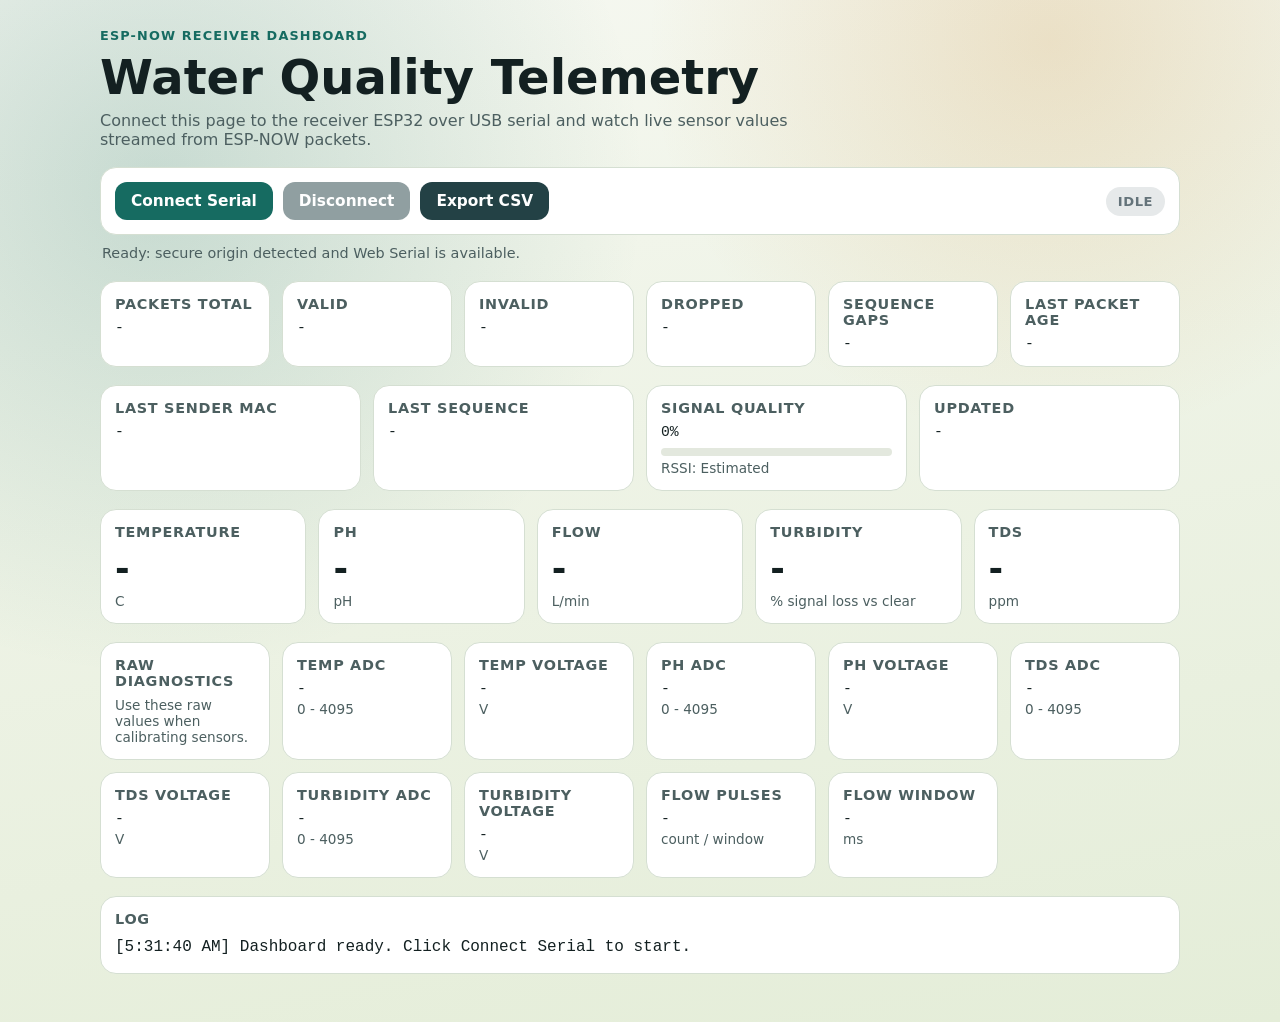
<file: web/index.html>
<!doctype html>
<html lang="en">
  <head>
    <meta charset="UTF-8" />
    <meta name="viewport" content="width=device-width, initial-scale=1.0" />
    <title>Water Telemetry Receiver</title>
    <!-- No external font fetch: this dashboard must work with no network at all. -->
    <link rel="stylesheet" href="styles.css" />
  </head>
  <body>
    <main class="page">
      <section class="hero">
        <p class="eyebrow">ESP-NOW Receiver Dashboard</p>
        <h1>Water Quality Telemetry</h1>
        <p class="subhead">
          Connect this page to the receiver ESP32 over USB serial and watch live sensor
          values streamed from ESP-NOW packets.
        </p>
      </section>

      <section class="control-panel">
        <button id="connectButton" class="button">Connect Serial</button>
        <button id="disconnectButton" class="button button-secondary" disabled>
          Disconnect
        </button>
        <button id="exportButton" class="button button-secondary">Export CSV</button>
        <div id="statusPill" class="status status-idle">Idle</div>
      </section>

      <p id="envHint" class="env-hint" aria-live="polite"></p>

      <section class="meta-grid stats-strip">
        <article class="meta-card">
          <h2>Packets Total</h2>
          <p id="statTotal" class="mono">-</p>
        </article>
        <article class="meta-card">
          <h2>Valid</h2>
          <p id="statValid" class="mono">-</p>
        </article>
        <article class="meta-card">
          <h2>Invalid</h2>
          <p id="statInvalid" class="mono">-</p>
        </article>
        <article class="meta-card">
          <h2>Dropped</h2>
          <p id="statDropped" class="mono">-</p>
        </article>
        <article class="meta-card">
          <h2>Sequence Gaps</h2>
          <p id="statGaps" class="mono">-</p>
        </article>
        <article class="meta-card">
          <h2>Last Packet Age</h2>
          <p id="statAge" class="mono">-</p>
        </article>
      </section>

      <section class="meta-grid">
        <article class="meta-card">
          <h2>Last Sender MAC</h2>
          <p id="senderMac" class="mono">-</p>
        </article>
        <article class="meta-card">
          <h2>Last Sequence</h2>
          <p id="sequence" class="mono">-</p>
        </article>
        <article class="meta-card">
          <h2>Signal Quality</h2>
          <p id="signalPercent" class="mono">0%</p>
          <div class="signal-track" aria-hidden="true">
            <div id="signalFill" class="signal-fill"></div>
          </div>
          <p id="rssi" class="unit">RSSI: N/A</p>
        </article>
        <article class="meta-card">
          <h2>Updated</h2>
          <p id="updatedAt" class="mono">-</p>
        </article>
      </section>

      <section id="livePanel" class="metric-grid panel-view">
        <article class="metric-card">
          <h2>Temperature</h2>
          <p id="temperature" class="value">-</p>
          <p class="unit">C</p>
        </article>
        <article class="metric-card">
          <h2>pH</h2>
          <p id="ph" class="value">-</p>
          <p class="unit">pH</p>
        </article>
        <article class="metric-card">
          <h2>Flow</h2>
          <p id="flow" class="value">-</p>
          <p class="unit">L/min</p>
        </article>
        <article class="metric-card">
          <h2>Turbidity</h2>
          <p id="turbidity" class="value">-</p>
          <p class="unit">% signal loss vs clear</p>
        </article>
        <article class="metric-card">
          <h2>TDS</h2>
          <p id="tds" class="value">-</p>
          <p class="unit">ppm</p>
        </article>
      </section>

      <section class="metric-grid raw-grid">
        <article class="metric-card diagnostic-card">
          <h2>RAW Diagnostics</h2>
          <p class="unit">Use these raw values when calibrating sensors.</p>
        </article>
        <article class="metric-card">
          <h2>Temp ADC</h2>
          <p id="rawTempAdc" class="mono">-</p>
          <p class="unit">0 - 4095</p>
        </article>
        <article class="metric-card">
          <h2>Temp Voltage</h2>
          <p id="rawTempVoltage" class="mono">-</p>
          <p class="unit">V</p>
        </article>
        <article class="metric-card">
          <h2>pH ADC</h2>
          <p id="rawPhAdc" class="mono">-</p>
          <p class="unit">0 - 4095</p>
        </article>
        <article class="metric-card">
          <h2>pH Voltage</h2>
          <p id="rawPhVoltage" class="mono">-</p>
          <p class="unit">V</p>
        </article>
        <article class="metric-card">
          <h2>TDS ADC</h2>
          <p id="rawTdsAdc" class="mono">-</p>
          <p class="unit">0 - 4095</p>
        </article>
        <article class="metric-card">
          <h2>TDS Voltage</h2>
          <p id="rawTdsVoltage" class="mono">-</p>
          <p class="unit">V</p>
        </article>
        <article class="metric-card">
          <h2>Turbidity ADC</h2>
          <p id="rawTurbidityAdc" class="mono">-</p>
          <p class="unit">0 - 4095</p>
        </article>
        <article class="metric-card">
          <h2>Turbidity Voltage</h2>
          <p id="rawTurbidityVoltage" class="mono">-</p>
          <p class="unit">V</p>
        </article>
        <article class="metric-card">
          <h2>Flow Pulses</h2>
          <p id="rawFlowPulses" class="mono">-</p>
          <p class="unit">count / window</p>
        </article>
        <article class="metric-card">
          <h2>Flow Window</h2>
          <p id="rawFlowWindowMs" class="mono">-</p>
          <p class="unit">ms</p>
        </article>
      </section>

      <section class="logs">
        <h2>Log</h2>
        <pre id="logOutput"></pre>
      </section>
    </main>

    <script src="app.js" type="module"></script>
  </body>
</html>
</file>
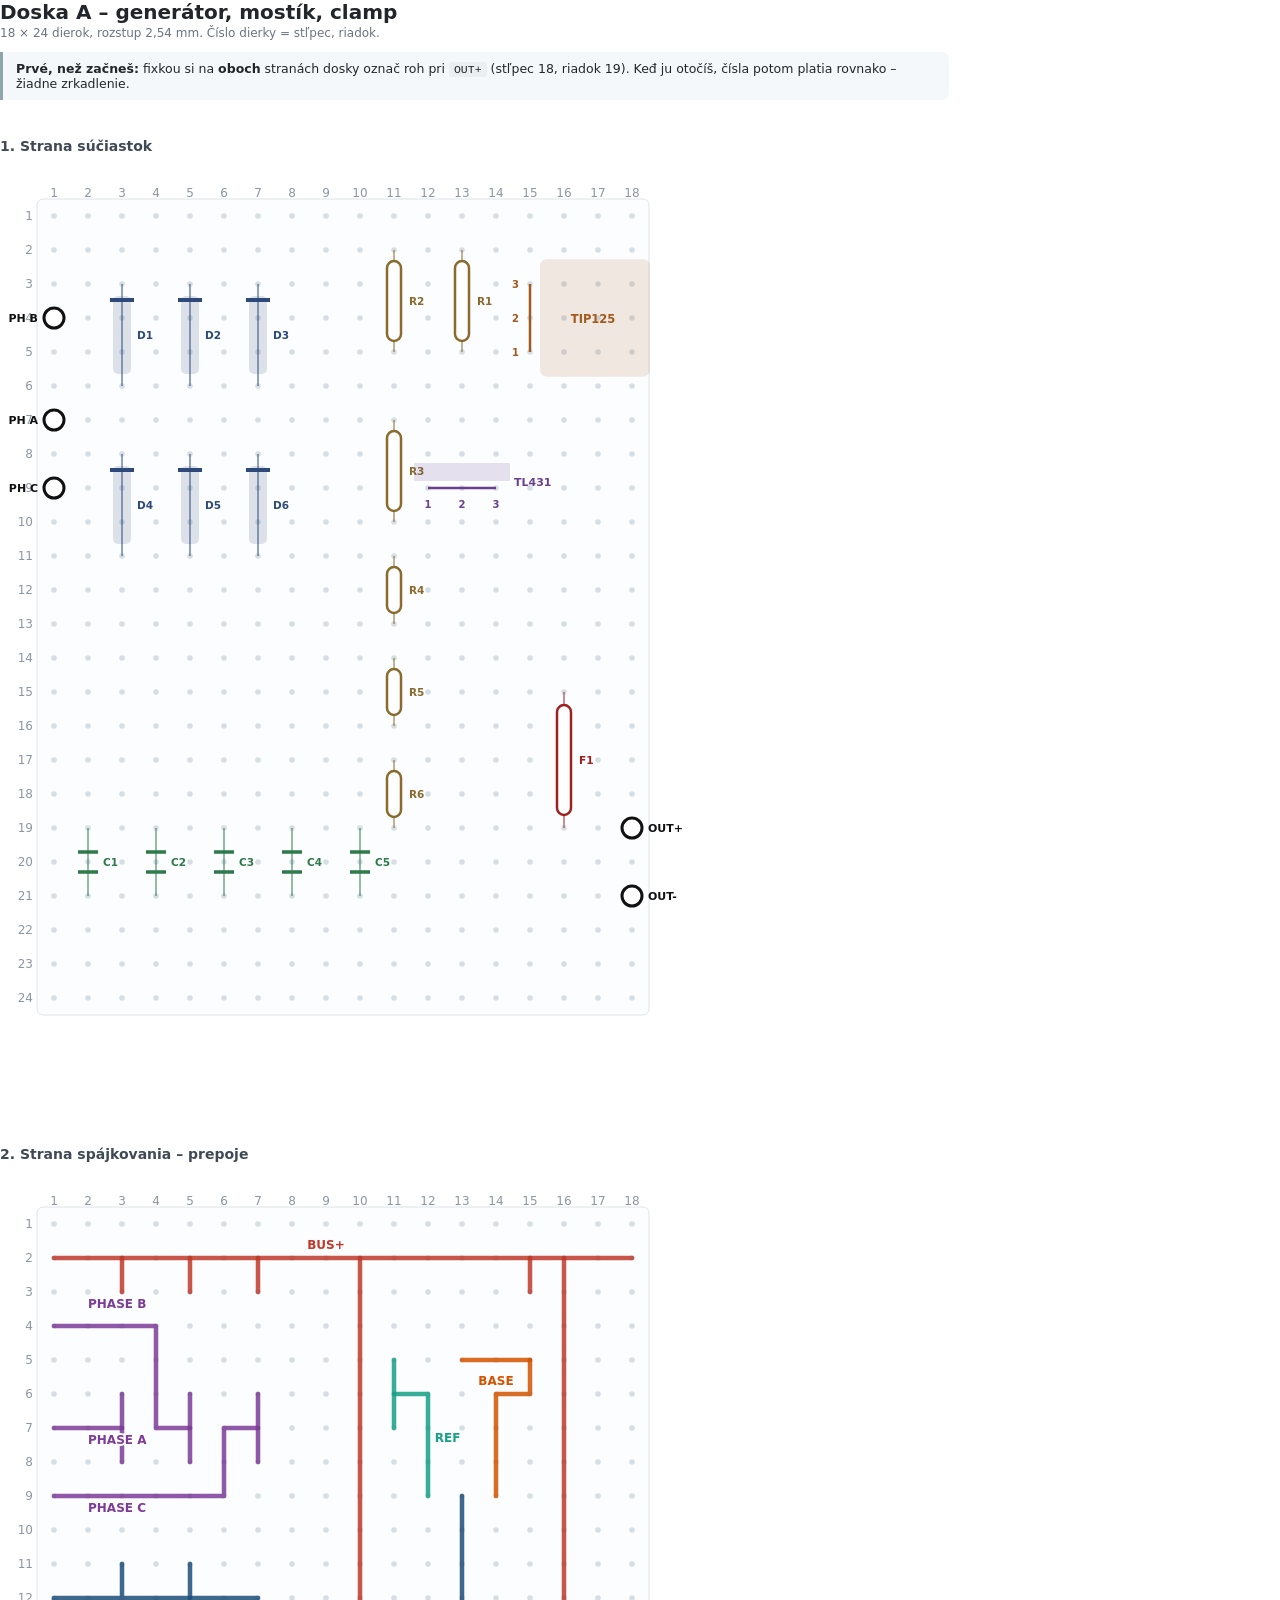
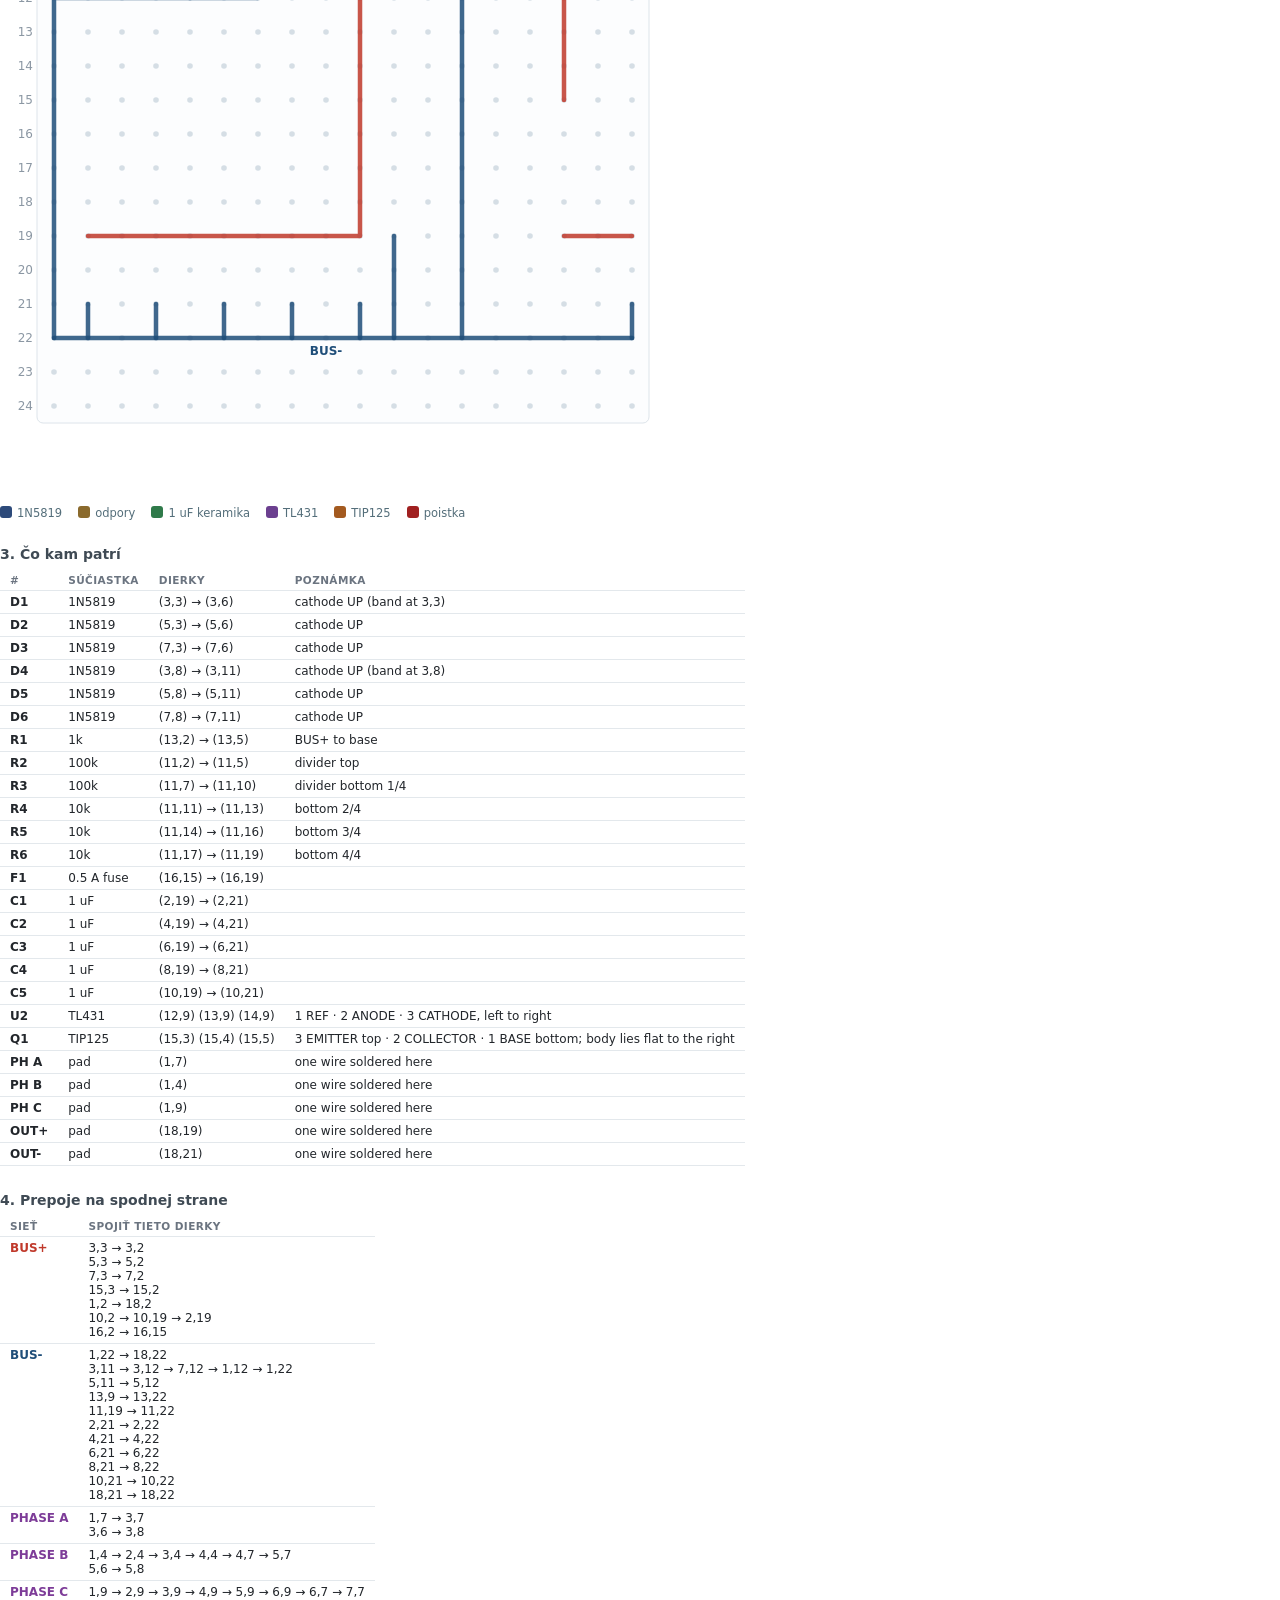
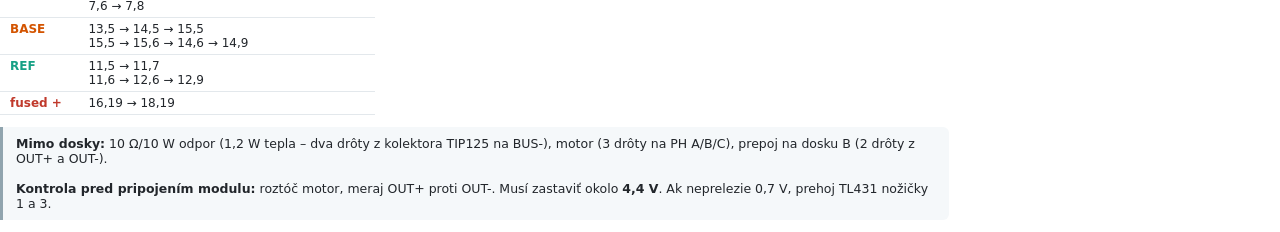
<file: docs/board_a.html>
<!doctype html><html lang="sk"><head><meta charset="utf-8"><title>Doska A</title><style>
body{font-family:system-ui,-apple-system,"Segoe UI",Roboto,sans-serif;color:#22262b;margin:0}
h1{font-size:20px;margin:0 0 2px} h2{font-size:14px;margin:26px 0 8px;color:#3f4a54}
.sub{color:#6b7480;font-size:12px} .wrap{display:flex;gap:30px;flex-wrap:wrap;margin-top:12px;align-items:flex-start}
table{border-collapse:collapse;font-size:12px;margin-top:6px}
th,td{border-bottom:1px solid #e3e8ec;padding:4px 10px;text-align:left;vertical-align:top}
th{color:#6b7480;font-weight:600;font-size:10.5px;text-transform:uppercase;letter-spacing:.04em}
.note{background:#f5f8fa;border-left:3px solid #90a4ae;padding:9px 13px;font-size:12.5px;margin:12px 0;border-radius:0 6px 6px 0;max-width:920px}
code{background:#eceff1;padding:1px 5px;border-radius:3px;font-size:11.5px}
.lg{display:flex;gap:16px;flex-wrap:wrap;font-size:11.5px;color:#546e7a;margin-top:8px}
.lg i{display:inline-block;width:12px;height:12px;border-radius:3px;margin-right:5px;vertical-align:-1px}
</style></head><body>
<h1>Doska A &ndash; gener&aacute;tor, most&iacute;k, clamp</h1>
<div class="sub">18 &times; 24 dierok, rozstup 2,54 mm. &Ccaron;&iacute;slo dierky = st&lcaron;pec, riadok.</div>
<div class="note"><b>Prv&eacute;, ne&zcaron; za&ccaron;ne&scaron;:</b> fixkou si na <b>oboch</b> stran&aacute;ch dosky ozna&ccaron; roh pri <code>OUT+</code> (st&lcaron;pec 18, riadok 19). Ke&dstrok; ju oto&ccaron;&iacute;&scaron;, &ccaron;&iacute;sla potom platia rovnako &ndash; &zcaron;iadne zrkadlenie.</div>
<div class="wrap">
 <div><h2>1. Strana s&uacute;&ccaron;iastok</h2><svg width="720" height="924"><rect x="37" y="37" width="612" height="816" fill="#fcfdfe" stroke="#dde4ea" rx="6"/><text x="54" y="35" font-size="12" fill="#8b97a3" text-anchor="middle">1</text><text x="88" y="35" font-size="12" fill="#8b97a3" text-anchor="middle">2</text><text x="122" y="35" font-size="12" fill="#8b97a3" text-anchor="middle">3</text><text x="156" y="35" font-size="12" fill="#8b97a3" text-anchor="middle">4</text><text x="190" y="35" font-size="12" fill="#8b97a3" text-anchor="middle">5</text><text x="224" y="35" font-size="12" fill="#8b97a3" text-anchor="middle">6</text><text x="258" y="35" font-size="12" fill="#8b97a3" text-anchor="middle">7</text><text x="292" y="35" font-size="12" fill="#8b97a3" text-anchor="middle">8</text><text x="326" y="35" font-size="12" fill="#8b97a3" text-anchor="middle">9</text><text x="360" y="35" font-size="12" fill="#8b97a3" text-anchor="middle">10</text><text x="394" y="35" font-size="12" fill="#8b97a3" text-anchor="middle">11</text><text x="428" y="35" font-size="12" fill="#8b97a3" text-anchor="middle">12</text><text x="462" y="35" font-size="12" fill="#8b97a3" text-anchor="middle">13</text><text x="496" y="35" font-size="12" fill="#8b97a3" text-anchor="middle">14</text><text x="530" y="35" font-size="12" fill="#8b97a3" text-anchor="middle">15</text><text x="564" y="35" font-size="12" fill="#8b97a3" text-anchor="middle">16</text><text x="598" y="35" font-size="12" fill="#8b97a3" text-anchor="middle">17</text><text x="632" y="35" font-size="12" fill="#8b97a3" text-anchor="middle">18</text><text x="33" y="58" font-size="12" fill="#8b97a3" text-anchor="end">1</text><text x="33" y="92" font-size="12" fill="#8b97a3" text-anchor="end">2</text><text x="33" y="126" font-size="12" fill="#8b97a3" text-anchor="end">3</text><text x="33" y="160" font-size="12" fill="#8b97a3" text-anchor="end">4</text><text x="33" y="194" font-size="12" fill="#8b97a3" text-anchor="end">5</text><text x="33" y="228" font-size="12" fill="#8b97a3" text-anchor="end">6</text><text x="33" y="262" font-size="12" fill="#8b97a3" text-anchor="end">7</text><text x="33" y="296" font-size="12" fill="#8b97a3" text-anchor="end">8</text><text x="33" y="330" font-size="12" fill="#8b97a3" text-anchor="end">9</text><text x="33" y="364" font-size="12" fill="#8b97a3" text-anchor="end">10</text><text x="33" y="398" font-size="12" fill="#8b97a3" text-anchor="end">11</text><text x="33" y="432" font-size="12" fill="#8b97a3" text-anchor="end">12</text><text x="33" y="466" font-size="12" fill="#8b97a3" text-anchor="end">13</text><text x="33" y="500" font-size="12" fill="#8b97a3" text-anchor="end">14</text><text x="33" y="534" font-size="12" fill="#8b97a3" text-anchor="end">15</text><text x="33" y="568" font-size="12" fill="#8b97a3" text-anchor="end">16</text><text x="33" y="602" font-size="12" fill="#8b97a3" text-anchor="end">17</text><text x="33" y="636" font-size="12" fill="#8b97a3" text-anchor="end">18</text><text x="33" y="670" font-size="12" fill="#8b97a3" text-anchor="end">19</text><text x="33" y="704" font-size="12" fill="#8b97a3" text-anchor="end">20</text><text x="33" y="738" font-size="12" fill="#8b97a3" text-anchor="end">21</text><text x="33" y="772" font-size="12" fill="#8b97a3" text-anchor="end">22</text><text x="33" y="806" font-size="12" fill="#8b97a3" text-anchor="end">23</text><text x="33" y="840" font-size="12" fill="#8b97a3" text-anchor="end">24</text><circle cx="54" cy="54" r="2.8" fill="#d5dee5"/><circle cx="54" cy="88" r="2.8" fill="#d5dee5"/><circle cx="54" cy="122" r="2.8" fill="#d5dee5"/><circle cx="54" cy="156" r="2.8" fill="#d5dee5"/><circle cx="54" cy="190" r="2.8" fill="#d5dee5"/><circle cx="54" cy="224" r="2.8" fill="#d5dee5"/><circle cx="54" cy="258" r="2.8" fill="#d5dee5"/><circle cx="54" cy="292" r="2.8" fill="#d5dee5"/><circle cx="54" cy="326" r="2.8" fill="#d5dee5"/><circle cx="54" cy="360" r="2.8" fill="#d5dee5"/><circle cx="54" cy="394" r="2.8" fill="#d5dee5"/><circle cx="54" cy="428" r="2.8" fill="#d5dee5"/><circle cx="54" cy="462" r="2.8" fill="#d5dee5"/><circle cx="54" cy="496" r="2.8" fill="#d5dee5"/><circle cx="54" cy="530" r="2.8" fill="#d5dee5"/><circle cx="54" cy="564" r="2.8" fill="#d5dee5"/><circle cx="54" cy="598" r="2.8" fill="#d5dee5"/><circle cx="54" cy="632" r="2.8" fill="#d5dee5"/><circle cx="54" cy="666" r="2.8" fill="#d5dee5"/><circle cx="54" cy="700" r="2.8" fill="#d5dee5"/><circle cx="54" cy="734" r="2.8" fill="#d5dee5"/><circle cx="54" cy="768" r="2.8" fill="#d5dee5"/><circle cx="54" cy="802" r="2.8" fill="#d5dee5"/><circle cx="54" cy="836" r="2.8" fill="#d5dee5"/><circle cx="88" cy="54" r="2.8" fill="#d5dee5"/><circle cx="88" cy="88" r="2.8" fill="#d5dee5"/><circle cx="88" cy="122" r="2.8" fill="#d5dee5"/><circle cx="88" cy="156" r="2.8" fill="#d5dee5"/><circle cx="88" cy="190" r="2.8" fill="#d5dee5"/><circle cx="88" cy="224" r="2.8" fill="#d5dee5"/><circle cx="88" cy="258" r="2.8" fill="#d5dee5"/><circle cx="88" cy="292" r="2.8" fill="#d5dee5"/><circle cx="88" cy="326" r="2.8" fill="#d5dee5"/><circle cx="88" cy="360" r="2.8" fill="#d5dee5"/><circle cx="88" cy="394" r="2.8" fill="#d5dee5"/><circle cx="88" cy="428" r="2.8" fill="#d5dee5"/><circle cx="88" cy="462" r="2.8" fill="#d5dee5"/><circle cx="88" cy="496" r="2.8" fill="#d5dee5"/><circle cx="88" cy="530" r="2.8" fill="#d5dee5"/><circle cx="88" cy="564" r="2.8" fill="#d5dee5"/><circle cx="88" cy="598" r="2.8" fill="#d5dee5"/><circle cx="88" cy="632" r="2.8" fill="#d5dee5"/><circle cx="88" cy="666" r="2.8" fill="#d5dee5"/><circle cx="88" cy="700" r="2.8" fill="#d5dee5"/><circle cx="88" cy="734" r="2.8" fill="#d5dee5"/><circle cx="88" cy="768" r="2.8" fill="#d5dee5"/><circle cx="88" cy="802" r="2.8" fill="#d5dee5"/><circle cx="88" cy="836" r="2.8" fill="#d5dee5"/><circle cx="122" cy="54" r="2.8" fill="#d5dee5"/><circle cx="122" cy="88" r="2.8" fill="#d5dee5"/><circle cx="122" cy="122" r="2.8" fill="#d5dee5"/><circle cx="122" cy="156" r="2.8" fill="#d5dee5"/><circle cx="122" cy="190" r="2.8" fill="#d5dee5"/><circle cx="122" cy="224" r="2.8" fill="#d5dee5"/><circle cx="122" cy="258" r="2.8" fill="#d5dee5"/><circle cx="122" cy="292" r="2.8" fill="#d5dee5"/><circle cx="122" cy="326" r="2.8" fill="#d5dee5"/><circle cx="122" cy="360" r="2.8" fill="#d5dee5"/><circle cx="122" cy="394" r="2.8" fill="#d5dee5"/><circle cx="122" cy="428" r="2.8" fill="#d5dee5"/><circle cx="122" cy="462" r="2.8" fill="#d5dee5"/><circle cx="122" cy="496" r="2.8" fill="#d5dee5"/><circle cx="122" cy="530" r="2.8" fill="#d5dee5"/><circle cx="122" cy="564" r="2.8" fill="#d5dee5"/><circle cx="122" cy="598" r="2.8" fill="#d5dee5"/><circle cx="122" cy="632" r="2.8" fill="#d5dee5"/><circle cx="122" cy="666" r="2.8" fill="#d5dee5"/><circle cx="122" cy="700" r="2.8" fill="#d5dee5"/><circle cx="122" cy="734" r="2.8" fill="#d5dee5"/><circle cx="122" cy="768" r="2.8" fill="#d5dee5"/><circle cx="122" cy="802" r="2.8" fill="#d5dee5"/><circle cx="122" cy="836" r="2.8" fill="#d5dee5"/><circle cx="156" cy="54" r="2.8" fill="#d5dee5"/><circle cx="156" cy="88" r="2.8" fill="#d5dee5"/><circle cx="156" cy="122" r="2.8" fill="#d5dee5"/><circle cx="156" cy="156" r="2.8" fill="#d5dee5"/><circle cx="156" cy="190" r="2.8" fill="#d5dee5"/><circle cx="156" cy="224" r="2.8" fill="#d5dee5"/><circle cx="156" cy="258" r="2.8" fill="#d5dee5"/><circle cx="156" cy="292" r="2.8" fill="#d5dee5"/><circle cx="156" cy="326" r="2.8" fill="#d5dee5"/><circle cx="156" cy="360" r="2.8" fill="#d5dee5"/><circle cx="156" cy="394" r="2.8" fill="#d5dee5"/><circle cx="156" cy="428" r="2.8" fill="#d5dee5"/><circle cx="156" cy="462" r="2.8" fill="#d5dee5"/><circle cx="156" cy="496" r="2.8" fill="#d5dee5"/><circle cx="156" cy="530" r="2.8" fill="#d5dee5"/><circle cx="156" cy="564" r="2.8" fill="#d5dee5"/><circle cx="156" cy="598" r="2.8" fill="#d5dee5"/><circle cx="156" cy="632" r="2.8" fill="#d5dee5"/><circle cx="156" cy="666" r="2.8" fill="#d5dee5"/><circle cx="156" cy="700" r="2.8" fill="#d5dee5"/><circle cx="156" cy="734" r="2.8" fill="#d5dee5"/><circle cx="156" cy="768" r="2.8" fill="#d5dee5"/><circle cx="156" cy="802" r="2.8" fill="#d5dee5"/><circle cx="156" cy="836" r="2.8" fill="#d5dee5"/><circle cx="190" cy="54" r="2.8" fill="#d5dee5"/><circle cx="190" cy="88" r="2.8" fill="#d5dee5"/><circle cx="190" cy="122" r="2.8" fill="#d5dee5"/><circle cx="190" cy="156" r="2.8" fill="#d5dee5"/><circle cx="190" cy="190" r="2.8" fill="#d5dee5"/><circle cx="190" cy="224" r="2.8" fill="#d5dee5"/><circle cx="190" cy="258" r="2.8" fill="#d5dee5"/><circle cx="190" cy="292" r="2.8" fill="#d5dee5"/><circle cx="190" cy="326" r="2.8" fill="#d5dee5"/><circle cx="190" cy="360" r="2.8" fill="#d5dee5"/><circle cx="190" cy="394" r="2.8" fill="#d5dee5"/><circle cx="190" cy="428" r="2.8" fill="#d5dee5"/><circle cx="190" cy="462" r="2.8" fill="#d5dee5"/><circle cx="190" cy="496" r="2.8" fill="#d5dee5"/><circle cx="190" cy="530" r="2.8" fill="#d5dee5"/><circle cx="190" cy="564" r="2.8" fill="#d5dee5"/><circle cx="190" cy="598" r="2.8" fill="#d5dee5"/><circle cx="190" cy="632" r="2.8" fill="#d5dee5"/><circle cx="190" cy="666" r="2.8" fill="#d5dee5"/><circle cx="190" cy="700" r="2.8" fill="#d5dee5"/><circle cx="190" cy="734" r="2.8" fill="#d5dee5"/><circle cx="190" cy="768" r="2.8" fill="#d5dee5"/><circle cx="190" cy="802" r="2.8" fill="#d5dee5"/><circle cx="190" cy="836" r="2.8" fill="#d5dee5"/><circle cx="224" cy="54" r="2.8" fill="#d5dee5"/><circle cx="224" cy="88" r="2.8" fill="#d5dee5"/><circle cx="224" cy="122" r="2.8" fill="#d5dee5"/><circle cx="224" cy="156" r="2.8" fill="#d5dee5"/><circle cx="224" cy="190" r="2.8" fill="#d5dee5"/><circle cx="224" cy="224" r="2.8" fill="#d5dee5"/><circle cx="224" cy="258" r="2.8" fill="#d5dee5"/><circle cx="224" cy="292" r="2.8" fill="#d5dee5"/><circle cx="224" cy="326" r="2.8" fill="#d5dee5"/><circle cx="224" cy="360" r="2.8" fill="#d5dee5"/><circle cx="224" cy="394" r="2.8" fill="#d5dee5"/><circle cx="224" cy="428" r="2.8" fill="#d5dee5"/><circle cx="224" cy="462" r="2.8" fill="#d5dee5"/><circle cx="224" cy="496" r="2.8" fill="#d5dee5"/><circle cx="224" cy="530" r="2.8" fill="#d5dee5"/><circle cx="224" cy="564" r="2.8" fill="#d5dee5"/><circle cx="224" cy="598" r="2.8" fill="#d5dee5"/><circle cx="224" cy="632" r="2.8" fill="#d5dee5"/><circle cx="224" cy="666" r="2.8" fill="#d5dee5"/><circle cx="224" cy="700" r="2.8" fill="#d5dee5"/><circle cx="224" cy="734" r="2.8" fill="#d5dee5"/><circle cx="224" cy="768" r="2.8" fill="#d5dee5"/><circle cx="224" cy="802" r="2.8" fill="#d5dee5"/><circle cx="224" cy="836" r="2.8" fill="#d5dee5"/><circle cx="258" cy="54" r="2.8" fill="#d5dee5"/><circle cx="258" cy="88" r="2.8" fill="#d5dee5"/><circle cx="258" cy="122" r="2.8" fill="#d5dee5"/><circle cx="258" cy="156" r="2.8" fill="#d5dee5"/><circle cx="258" cy="190" r="2.8" fill="#d5dee5"/><circle cx="258" cy="224" r="2.8" fill="#d5dee5"/><circle cx="258" cy="258" r="2.8" fill="#d5dee5"/><circle cx="258" cy="292" r="2.8" fill="#d5dee5"/><circle cx="258" cy="326" r="2.8" fill="#d5dee5"/><circle cx="258" cy="360" r="2.8" fill="#d5dee5"/><circle cx="258" cy="394" r="2.8" fill="#d5dee5"/><circle cx="258" cy="428" r="2.8" fill="#d5dee5"/><circle cx="258" cy="462" r="2.8" fill="#d5dee5"/><circle cx="258" cy="496" r="2.8" fill="#d5dee5"/><circle cx="258" cy="530" r="2.8" fill="#d5dee5"/><circle cx="258" cy="564" r="2.8" fill="#d5dee5"/><circle cx="258" cy="598" r="2.8" fill="#d5dee5"/><circle cx="258" cy="632" r="2.8" fill="#d5dee5"/><circle cx="258" cy="666" r="2.8" fill="#d5dee5"/><circle cx="258" cy="700" r="2.8" fill="#d5dee5"/><circle cx="258" cy="734" r="2.8" fill="#d5dee5"/><circle cx="258" cy="768" r="2.8" fill="#d5dee5"/><circle cx="258" cy="802" r="2.8" fill="#d5dee5"/><circle cx="258" cy="836" r="2.8" fill="#d5dee5"/><circle cx="292" cy="54" r="2.8" fill="#d5dee5"/><circle cx="292" cy="88" r="2.8" fill="#d5dee5"/><circle cx="292" cy="122" r="2.8" fill="#d5dee5"/><circle cx="292" cy="156" r="2.8" fill="#d5dee5"/><circle cx="292" cy="190" r="2.8" fill="#d5dee5"/><circle cx="292" cy="224" r="2.8" fill="#d5dee5"/><circle cx="292" cy="258" r="2.8" fill="#d5dee5"/><circle cx="292" cy="292" r="2.8" fill="#d5dee5"/><circle cx="292" cy="326" r="2.8" fill="#d5dee5"/><circle cx="292" cy="360" r="2.8" fill="#d5dee5"/><circle cx="292" cy="394" r="2.8" fill="#d5dee5"/><circle cx="292" cy="428" r="2.8" fill="#d5dee5"/><circle cx="292" cy="462" r="2.8" fill="#d5dee5"/><circle cx="292" cy="496" r="2.8" fill="#d5dee5"/><circle cx="292" cy="530" r="2.8" fill="#d5dee5"/><circle cx="292" cy="564" r="2.8" fill="#d5dee5"/><circle cx="292" cy="598" r="2.8" fill="#d5dee5"/><circle cx="292" cy="632" r="2.8" fill="#d5dee5"/><circle cx="292" cy="666" r="2.8" fill="#d5dee5"/><circle cx="292" cy="700" r="2.8" fill="#d5dee5"/><circle cx="292" cy="734" r="2.8" fill="#d5dee5"/><circle cx="292" cy="768" r="2.8" fill="#d5dee5"/><circle cx="292" cy="802" r="2.8" fill="#d5dee5"/><circle cx="292" cy="836" r="2.8" fill="#d5dee5"/><circle cx="326" cy="54" r="2.8" fill="#d5dee5"/><circle cx="326" cy="88" r="2.8" fill="#d5dee5"/><circle cx="326" cy="122" r="2.8" fill="#d5dee5"/><circle cx="326" cy="156" r="2.8" fill="#d5dee5"/><circle cx="326" cy="190" r="2.8" fill="#d5dee5"/><circle cx="326" cy="224" r="2.8" fill="#d5dee5"/><circle cx="326" cy="258" r="2.8" fill="#d5dee5"/><circle cx="326" cy="292" r="2.8" fill="#d5dee5"/><circle cx="326" cy="326" r="2.8" fill="#d5dee5"/><circle cx="326" cy="360" r="2.8" fill="#d5dee5"/><circle cx="326" cy="394" r="2.8" fill="#d5dee5"/><circle cx="326" cy="428" r="2.8" fill="#d5dee5"/><circle cx="326" cy="462" r="2.8" fill="#d5dee5"/><circle cx="326" cy="496" r="2.8" fill="#d5dee5"/><circle cx="326" cy="530" r="2.8" fill="#d5dee5"/><circle cx="326" cy="564" r="2.8" fill="#d5dee5"/><circle cx="326" cy="598" r="2.8" fill="#d5dee5"/><circle cx="326" cy="632" r="2.8" fill="#d5dee5"/><circle cx="326" cy="666" r="2.8" fill="#d5dee5"/><circle cx="326" cy="700" r="2.8" fill="#d5dee5"/><circle cx="326" cy="734" r="2.8" fill="#d5dee5"/><circle cx="326" cy="768" r="2.8" fill="#d5dee5"/><circle cx="326" cy="802" r="2.8" fill="#d5dee5"/><circle cx="326" cy="836" r="2.8" fill="#d5dee5"/><circle cx="360" cy="54" r="2.8" fill="#d5dee5"/><circle cx="360" cy="88" r="2.8" fill="#d5dee5"/><circle cx="360" cy="122" r="2.8" fill="#d5dee5"/><circle cx="360" cy="156" r="2.8" fill="#d5dee5"/><circle cx="360" cy="190" r="2.8" fill="#d5dee5"/><circle cx="360" cy="224" r="2.8" fill="#d5dee5"/><circle cx="360" cy="258" r="2.8" fill="#d5dee5"/><circle cx="360" cy="292" r="2.8" fill="#d5dee5"/><circle cx="360" cy="326" r="2.8" fill="#d5dee5"/><circle cx="360" cy="360" r="2.8" fill="#d5dee5"/><circle cx="360" cy="394" r="2.8" fill="#d5dee5"/><circle cx="360" cy="428" r="2.8" fill="#d5dee5"/><circle cx="360" cy="462" r="2.8" fill="#d5dee5"/><circle cx="360" cy="496" r="2.8" fill="#d5dee5"/><circle cx="360" cy="530" r="2.8" fill="#d5dee5"/><circle cx="360" cy="564" r="2.8" fill="#d5dee5"/><circle cx="360" cy="598" r="2.8" fill="#d5dee5"/><circle cx="360" cy="632" r="2.8" fill="#d5dee5"/><circle cx="360" cy="666" r="2.8" fill="#d5dee5"/><circle cx="360" cy="700" r="2.8" fill="#d5dee5"/><circle cx="360" cy="734" r="2.8" fill="#d5dee5"/><circle cx="360" cy="768" r="2.8" fill="#d5dee5"/><circle cx="360" cy="802" r="2.8" fill="#d5dee5"/><circle cx="360" cy="836" r="2.8" fill="#d5dee5"/><circle cx="394" cy="54" r="2.8" fill="#d5dee5"/><circle cx="394" cy="88" r="2.8" fill="#d5dee5"/><circle cx="394" cy="122" r="2.8" fill="#d5dee5"/><circle cx="394" cy="156" r="2.8" fill="#d5dee5"/><circle cx="394" cy="190" r="2.8" fill="#d5dee5"/><circle cx="394" cy="224" r="2.8" fill="#d5dee5"/><circle cx="394" cy="258" r="2.8" fill="#d5dee5"/><circle cx="394" cy="292" r="2.8" fill="#d5dee5"/><circle cx="394" cy="326" r="2.8" fill="#d5dee5"/><circle cx="394" cy="360" r="2.8" fill="#d5dee5"/><circle cx="394" cy="394" r="2.8" fill="#d5dee5"/><circle cx="394" cy="428" r="2.8" fill="#d5dee5"/><circle cx="394" cy="462" r="2.8" fill="#d5dee5"/><circle cx="394" cy="496" r="2.8" fill="#d5dee5"/><circle cx="394" cy="530" r="2.8" fill="#d5dee5"/><circle cx="394" cy="564" r="2.8" fill="#d5dee5"/><circle cx="394" cy="598" r="2.8" fill="#d5dee5"/><circle cx="394" cy="632" r="2.8" fill="#d5dee5"/><circle cx="394" cy="666" r="2.8" fill="#d5dee5"/><circle cx="394" cy="700" r="2.8" fill="#d5dee5"/><circle cx="394" cy="734" r="2.8" fill="#d5dee5"/><circle cx="394" cy="768" r="2.8" fill="#d5dee5"/><circle cx="394" cy="802" r="2.8" fill="#d5dee5"/><circle cx="394" cy="836" r="2.8" fill="#d5dee5"/><circle cx="428" cy="54" r="2.8" fill="#d5dee5"/><circle cx="428" cy="88" r="2.8" fill="#d5dee5"/><circle cx="428" cy="122" r="2.8" fill="#d5dee5"/><circle cx="428" cy="156" r="2.8" fill="#d5dee5"/><circle cx="428" cy="190" r="2.8" fill="#d5dee5"/><circle cx="428" cy="224" r="2.8" fill="#d5dee5"/><circle cx="428" cy="258" r="2.8" fill="#d5dee5"/><circle cx="428" cy="292" r="2.8" fill="#d5dee5"/><circle cx="428" cy="326" r="2.8" fill="#d5dee5"/><circle cx="428" cy="360" r="2.8" fill="#d5dee5"/><circle cx="428" cy="394" r="2.8" fill="#d5dee5"/><circle cx="428" cy="428" r="2.8" fill="#d5dee5"/><circle cx="428" cy="462" r="2.8" fill="#d5dee5"/><circle cx="428" cy="496" r="2.8" fill="#d5dee5"/><circle cx="428" cy="530" r="2.8" fill="#d5dee5"/><circle cx="428" cy="564" r="2.8" fill="#d5dee5"/><circle cx="428" cy="598" r="2.8" fill="#d5dee5"/><circle cx="428" cy="632" r="2.8" fill="#d5dee5"/><circle cx="428" cy="666" r="2.8" fill="#d5dee5"/><circle cx="428" cy="700" r="2.8" fill="#d5dee5"/><circle cx="428" cy="734" r="2.8" fill="#d5dee5"/><circle cx="428" cy="768" r="2.8" fill="#d5dee5"/><circle cx="428" cy="802" r="2.8" fill="#d5dee5"/><circle cx="428" cy="836" r="2.8" fill="#d5dee5"/><circle cx="462" cy="54" r="2.8" fill="#d5dee5"/><circle cx="462" cy="88" r="2.8" fill="#d5dee5"/><circle cx="462" cy="122" r="2.8" fill="#d5dee5"/><circle cx="462" cy="156" r="2.8" fill="#d5dee5"/><circle cx="462" cy="190" r="2.8" fill="#d5dee5"/><circle cx="462" cy="224" r="2.8" fill="#d5dee5"/><circle cx="462" cy="258" r="2.8" fill="#d5dee5"/><circle cx="462" cy="292" r="2.8" fill="#d5dee5"/><circle cx="462" cy="326" r="2.8" fill="#d5dee5"/><circle cx="462" cy="360" r="2.8" fill="#d5dee5"/><circle cx="462" cy="394" r="2.8" fill="#d5dee5"/><circle cx="462" cy="428" r="2.8" fill="#d5dee5"/><circle cx="462" cy="462" r="2.8" fill="#d5dee5"/><circle cx="462" cy="496" r="2.8" fill="#d5dee5"/><circle cx="462" cy="530" r="2.8" fill="#d5dee5"/><circle cx="462" cy="564" r="2.8" fill="#d5dee5"/><circle cx="462" cy="598" r="2.8" fill="#d5dee5"/><circle cx="462" cy="632" r="2.8" fill="#d5dee5"/><circle cx="462" cy="666" r="2.8" fill="#d5dee5"/><circle cx="462" cy="700" r="2.8" fill="#d5dee5"/><circle cx="462" cy="734" r="2.8" fill="#d5dee5"/><circle cx="462" cy="768" r="2.8" fill="#d5dee5"/><circle cx="462" cy="802" r="2.8" fill="#d5dee5"/><circle cx="462" cy="836" r="2.8" fill="#d5dee5"/><circle cx="496" cy="54" r="2.8" fill="#d5dee5"/><circle cx="496" cy="88" r="2.8" fill="#d5dee5"/><circle cx="496" cy="122" r="2.8" fill="#d5dee5"/><circle cx="496" cy="156" r="2.8" fill="#d5dee5"/><circle cx="496" cy="190" r="2.8" fill="#d5dee5"/><circle cx="496" cy="224" r="2.8" fill="#d5dee5"/><circle cx="496" cy="258" r="2.8" fill="#d5dee5"/><circle cx="496" cy="292" r="2.8" fill="#d5dee5"/><circle cx="496" cy="326" r="2.8" fill="#d5dee5"/><circle cx="496" cy="360" r="2.8" fill="#d5dee5"/><circle cx="496" cy="394" r="2.8" fill="#d5dee5"/><circle cx="496" cy="428" r="2.8" fill="#d5dee5"/><circle cx="496" cy="462" r="2.8" fill="#d5dee5"/><circle cx="496" cy="496" r="2.8" fill="#d5dee5"/><circle cx="496" cy="530" r="2.8" fill="#d5dee5"/><circle cx="496" cy="564" r="2.8" fill="#d5dee5"/><circle cx="496" cy="598" r="2.8" fill="#d5dee5"/><circle cx="496" cy="632" r="2.8" fill="#d5dee5"/><circle cx="496" cy="666" r="2.8" fill="#d5dee5"/><circle cx="496" cy="700" r="2.8" fill="#d5dee5"/><circle cx="496" cy="734" r="2.8" fill="#d5dee5"/><circle cx="496" cy="768" r="2.8" fill="#d5dee5"/><circle cx="496" cy="802" r="2.8" fill="#d5dee5"/><circle cx="496" cy="836" r="2.8" fill="#d5dee5"/><circle cx="530" cy="54" r="2.8" fill="#d5dee5"/><circle cx="530" cy="88" r="2.8" fill="#d5dee5"/><circle cx="530" cy="122" r="2.8" fill="#d5dee5"/><circle cx="530" cy="156" r="2.8" fill="#d5dee5"/><circle cx="530" cy="190" r="2.8" fill="#d5dee5"/><circle cx="530" cy="224" r="2.8" fill="#d5dee5"/><circle cx="530" cy="258" r="2.8" fill="#d5dee5"/><circle cx="530" cy="292" r="2.8" fill="#d5dee5"/><circle cx="530" cy="326" r="2.8" fill="#d5dee5"/><circle cx="530" cy="360" r="2.8" fill="#d5dee5"/><circle cx="530" cy="394" r="2.8" fill="#d5dee5"/><circle cx="530" cy="428" r="2.8" fill="#d5dee5"/><circle cx="530" cy="462" r="2.8" fill="#d5dee5"/><circle cx="530" cy="496" r="2.8" fill="#d5dee5"/><circle cx="530" cy="530" r="2.8" fill="#d5dee5"/><circle cx="530" cy="564" r="2.8" fill="#d5dee5"/><circle cx="530" cy="598" r="2.8" fill="#d5dee5"/><circle cx="530" cy="632" r="2.8" fill="#d5dee5"/><circle cx="530" cy="666" r="2.8" fill="#d5dee5"/><circle cx="530" cy="700" r="2.8" fill="#d5dee5"/><circle cx="530" cy="734" r="2.8" fill="#d5dee5"/><circle cx="530" cy="768" r="2.8" fill="#d5dee5"/><circle cx="530" cy="802" r="2.8" fill="#d5dee5"/><circle cx="530" cy="836" r="2.8" fill="#d5dee5"/><circle cx="564" cy="54" r="2.8" fill="#d5dee5"/><circle cx="564" cy="88" r="2.8" fill="#d5dee5"/><circle cx="564" cy="122" r="2.8" fill="#d5dee5"/><circle cx="564" cy="156" r="2.8" fill="#d5dee5"/><circle cx="564" cy="190" r="2.8" fill="#d5dee5"/><circle cx="564" cy="224" r="2.8" fill="#d5dee5"/><circle cx="564" cy="258" r="2.8" fill="#d5dee5"/><circle cx="564" cy="292" r="2.8" fill="#d5dee5"/><circle cx="564" cy="326" r="2.8" fill="#d5dee5"/><circle cx="564" cy="360" r="2.8" fill="#d5dee5"/><circle cx="564" cy="394" r="2.8" fill="#d5dee5"/><circle cx="564" cy="428" r="2.8" fill="#d5dee5"/><circle cx="564" cy="462" r="2.8" fill="#d5dee5"/><circle cx="564" cy="496" r="2.8" fill="#d5dee5"/><circle cx="564" cy="530" r="2.8" fill="#d5dee5"/><circle cx="564" cy="564" r="2.8" fill="#d5dee5"/><circle cx="564" cy="598" r="2.8" fill="#d5dee5"/><circle cx="564" cy="632" r="2.8" fill="#d5dee5"/><circle cx="564" cy="666" r="2.8" fill="#d5dee5"/><circle cx="564" cy="700" r="2.8" fill="#d5dee5"/><circle cx="564" cy="734" r="2.8" fill="#d5dee5"/><circle cx="564" cy="768" r="2.8" fill="#d5dee5"/><circle cx="564" cy="802" r="2.8" fill="#d5dee5"/><circle cx="564" cy="836" r="2.8" fill="#d5dee5"/><circle cx="598" cy="54" r="2.8" fill="#d5dee5"/><circle cx="598" cy="88" r="2.8" fill="#d5dee5"/><circle cx="598" cy="122" r="2.8" fill="#d5dee5"/><circle cx="598" cy="156" r="2.8" fill="#d5dee5"/><circle cx="598" cy="190" r="2.8" fill="#d5dee5"/><circle cx="598" cy="224" r="2.8" fill="#d5dee5"/><circle cx="598" cy="258" r="2.8" fill="#d5dee5"/><circle cx="598" cy="292" r="2.8" fill="#d5dee5"/><circle cx="598" cy="326" r="2.8" fill="#d5dee5"/><circle cx="598" cy="360" r="2.8" fill="#d5dee5"/><circle cx="598" cy="394" r="2.8" fill="#d5dee5"/><circle cx="598" cy="428" r="2.8" fill="#d5dee5"/><circle cx="598" cy="462" r="2.8" fill="#d5dee5"/><circle cx="598" cy="496" r="2.8" fill="#d5dee5"/><circle cx="598" cy="530" r="2.8" fill="#d5dee5"/><circle cx="598" cy="564" r="2.8" fill="#d5dee5"/><circle cx="598" cy="598" r="2.8" fill="#d5dee5"/><circle cx="598" cy="632" r="2.8" fill="#d5dee5"/><circle cx="598" cy="666" r="2.8" fill="#d5dee5"/><circle cx="598" cy="700" r="2.8" fill="#d5dee5"/><circle cx="598" cy="734" r="2.8" fill="#d5dee5"/><circle cx="598" cy="768" r="2.8" fill="#d5dee5"/><circle cx="598" cy="802" r="2.8" fill="#d5dee5"/><circle cx="598" cy="836" r="2.8" fill="#d5dee5"/><circle cx="632" cy="54" r="2.8" fill="#d5dee5"/><circle cx="632" cy="88" r="2.8" fill="#d5dee5"/><circle cx="632" cy="122" r="2.8" fill="#d5dee5"/><circle cx="632" cy="156" r="2.8" fill="#d5dee5"/><circle cx="632" cy="190" r="2.8" fill="#d5dee5"/><circle cx="632" cy="224" r="2.8" fill="#d5dee5"/><circle cx="632" cy="258" r="2.8" fill="#d5dee5"/><circle cx="632" cy="292" r="2.8" fill="#d5dee5"/><circle cx="632" cy="326" r="2.8" fill="#d5dee5"/><circle cx="632" cy="360" r="2.8" fill="#d5dee5"/><circle cx="632" cy="394" r="2.8" fill="#d5dee5"/><circle cx="632" cy="428" r="2.8" fill="#d5dee5"/><circle cx="632" cy="462" r="2.8" fill="#d5dee5"/><circle cx="632" cy="496" r="2.8" fill="#d5dee5"/><circle cx="632" cy="530" r="2.8" fill="#d5dee5"/><circle cx="632" cy="564" r="2.8" fill="#d5dee5"/><circle cx="632" cy="598" r="2.8" fill="#d5dee5"/><circle cx="632" cy="632" r="2.8" fill="#d5dee5"/><circle cx="632" cy="666" r="2.8" fill="#d5dee5"/><circle cx="632" cy="700" r="2.8" fill="#d5dee5"/><circle cx="632" cy="734" r="2.8" fill="#d5dee5"/><circle cx="632" cy="768" r="2.8" fill="#d5dee5"/><circle cx="632" cy="802" r="2.8" fill="#d5dee5"/><circle cx="632" cy="836" r="2.8" fill="#d5dee5"/><line x1="122" y1="122" x2="122" y2="224" stroke="#2d4a7a" stroke-width="2" opacity="0.5"/><rect x="114" y="135" width="16" height="76" rx="4" fill="#2d4a7a" opacity="0.15" stroke="#2d4a7a" stroke-width="2"/><line x1="110" y1="138" x2="134" y2="138" stroke="#2d4a7a" stroke-width="4"/><text x="137" y="177.0" font-size="10.5" font-weight="700" fill="#2d4a7a">D1</text><line x1="190" y1="122" x2="190" y2="224" stroke="#2d4a7a" stroke-width="2" opacity="0.5"/><rect x="182" y="135" width="16" height="76" rx="4" fill="#2d4a7a" opacity="0.15" stroke="#2d4a7a" stroke-width="2"/><line x1="178" y1="138" x2="202" y2="138" stroke="#2d4a7a" stroke-width="4"/><text x="205" y="177.0" font-size="10.5" font-weight="700" fill="#2d4a7a">D2</text><line x1="258" y1="122" x2="258" y2="224" stroke="#2d4a7a" stroke-width="2" opacity="0.5"/><rect x="250" y="135" width="16" height="76" rx="4" fill="#2d4a7a" opacity="0.15" stroke="#2d4a7a" stroke-width="2"/><line x1="246" y1="138" x2="270" y2="138" stroke="#2d4a7a" stroke-width="4"/><text x="273" y="177.0" font-size="10.5" font-weight="700" fill="#2d4a7a">D3</text><line x1="122" y1="292" x2="122" y2="394" stroke="#2d4a7a" stroke-width="2" opacity="0.5"/><rect x="114" y="305" width="16" height="76" rx="4" fill="#2d4a7a" opacity="0.15" stroke="#2d4a7a" stroke-width="2"/><line x1="110" y1="308" x2="134" y2="308" stroke="#2d4a7a" stroke-width="4"/><text x="137" y="347.0" font-size="10.5" font-weight="700" fill="#2d4a7a">D4</text><line x1="190" y1="292" x2="190" y2="394" stroke="#2d4a7a" stroke-width="2" opacity="0.5"/><rect x="182" y="305" width="16" height="76" rx="4" fill="#2d4a7a" opacity="0.15" stroke="#2d4a7a" stroke-width="2"/><line x1="178" y1="308" x2="202" y2="308" stroke="#2d4a7a" stroke-width="4"/><text x="205" y="347.0" font-size="10.5" font-weight="700" fill="#2d4a7a">D5</text><line x1="258" y1="292" x2="258" y2="394" stroke="#2d4a7a" stroke-width="2" opacity="0.5"/><rect x="250" y="305" width="16" height="76" rx="4" fill="#2d4a7a" opacity="0.15" stroke="#2d4a7a" stroke-width="2"/><line x1="246" y1="308" x2="270" y2="308" stroke="#2d4a7a" stroke-width="4"/><text x="273" y="347.0" font-size="10.5" font-weight="700" fill="#2d4a7a">D6</text><line x1="462" y1="88" x2="462" y2="190" stroke="#8a6a2d" stroke-width="2" opacity="0.5"/><rect x="455" y="99" width="14" height="80" rx="7" fill="#fff" stroke="#8a6a2d" stroke-width="2.5"/><text x="477" y="143.0" font-size="10.5" font-weight="700" fill="#8a6a2d">R1</text><line x1="394" y1="88" x2="394" y2="190" stroke="#8a6a2d" stroke-width="2" opacity="0.5"/><rect x="387" y="99" width="14" height="80" rx="7" fill="#fff" stroke="#8a6a2d" stroke-width="2.5"/><text x="409" y="143.0" font-size="10.5" font-weight="700" fill="#8a6a2d">R2</text><line x1="394" y1="258" x2="394" y2="360" stroke="#8a6a2d" stroke-width="2" opacity="0.5"/><rect x="387" y="269" width="14" height="80" rx="7" fill="#fff" stroke="#8a6a2d" stroke-width="2.5"/><text x="409" y="313.0" font-size="10.5" font-weight="700" fill="#8a6a2d">R3</text><line x1="394" y1="394" x2="394" y2="462" stroke="#8a6a2d" stroke-width="2" opacity="0.5"/><rect x="387" y="405" width="14" height="46" rx="7" fill="#fff" stroke="#8a6a2d" stroke-width="2.5"/><text x="409" y="432.0" font-size="10.5" font-weight="700" fill="#8a6a2d">R4</text><line x1="394" y1="496" x2="394" y2="564" stroke="#8a6a2d" stroke-width="2" opacity="0.5"/><rect x="387" y="507" width="14" height="46" rx="7" fill="#fff" stroke="#8a6a2d" stroke-width="2.5"/><text x="409" y="534.0" font-size="10.5" font-weight="700" fill="#8a6a2d">R5</text><line x1="394" y1="598" x2="394" y2="666" stroke="#8a6a2d" stroke-width="2" opacity="0.5"/><rect x="387" y="609" width="14" height="46" rx="7" fill="#fff" stroke="#8a6a2d" stroke-width="2.5"/><text x="409" y="636.0" font-size="10.5" font-weight="700" fill="#8a6a2d">R6</text><line x1="564" y1="530" x2="564" y2="666" stroke="#a02020" stroke-width="2" opacity="0.5"/><rect x="557" y="543" width="14" height="110" rx="7" fill="#fff" stroke="#a02020" stroke-width="2.5"/><text x="579" y="602.0" font-size="10.5" font-weight="700" fill="#a02020">F1</text><line x1="88" y1="666" x2="88" y2="734" stroke="#2f7a4a" stroke-width="2" opacity="0.5"/><line x1="78" y1="690" x2="98" y2="690" stroke="#2f7a4a" stroke-width="3.5"/><line x1="78" y1="710" x2="98" y2="710" stroke="#2f7a4a" stroke-width="3.5"/><text x="103" y="704.0" font-size="10.5" font-weight="700" fill="#2f7a4a">C1</text><line x1="156" y1="666" x2="156" y2="734" stroke="#2f7a4a" stroke-width="2" opacity="0.5"/><line x1="146" y1="690" x2="166" y2="690" stroke="#2f7a4a" stroke-width="3.5"/><line x1="146" y1="710" x2="166" y2="710" stroke="#2f7a4a" stroke-width="3.5"/><text x="171" y="704.0" font-size="10.5" font-weight="700" fill="#2f7a4a">C2</text><line x1="224" y1="666" x2="224" y2="734" stroke="#2f7a4a" stroke-width="2" opacity="0.5"/><line x1="214" y1="690" x2="234" y2="690" stroke="#2f7a4a" stroke-width="3.5"/><line x1="214" y1="710" x2="234" y2="710" stroke="#2f7a4a" stroke-width="3.5"/><text x="239" y="704.0" font-size="10.5" font-weight="700" fill="#2f7a4a">C3</text><line x1="292" y1="666" x2="292" y2="734" stroke="#2f7a4a" stroke-width="2" opacity="0.5"/><line x1="282" y1="690" x2="302" y2="690" stroke="#2f7a4a" stroke-width="3.5"/><line x1="282" y1="710" x2="302" y2="710" stroke="#2f7a4a" stroke-width="3.5"/><text x="307" y="704.0" font-size="10.5" font-weight="700" fill="#2f7a4a">C4</text><line x1="360" y1="666" x2="360" y2="734" stroke="#2f7a4a" stroke-width="2" opacity="0.5"/><line x1="350" y1="690" x2="370" y2="690" stroke="#2f7a4a" stroke-width="3.5"/><line x1="350" y1="710" x2="370" y2="710" stroke="#2f7a4a" stroke-width="3.5"/><text x="375" y="704.0" font-size="10.5" font-weight="700" fill="#2f7a4a">C5</text><polyline points="428,326 496,326" fill="none" stroke="#6b3f8f" stroke-width="2.5"/><path d="M415 318 L509 318 L509 302 L415 302 Z" fill="#6b3f8f" opacity="0.15" stroke="#6b3f8f" stroke-width="2" stroke-linejoin="round"/><text x="428" y="346" font-size="10" fill="#6b3f8f" text-anchor="middle" font-weight="700">1</text><text x="462" y="346" font-size="10" fill="#6b3f8f" text-anchor="middle" font-weight="700">2</text><text x="496" y="346" font-size="10" fill="#6b3f8f" text-anchor="middle" font-weight="700">3</text><text x="514" y="324" font-size="11" font-weight="700" fill="#6b3f8f">TL431</text><polyline points="530,122 530,190" fill="none" stroke="#a35a1f" stroke-width="2.5"/><rect x="541" y="98.19999999999999" width="108" height="115.60000000000002" rx="6" fill="#a35a1f" opacity="0.13" stroke="#a35a1f" stroke-width="2"/><text x="519" y="126" font-size="10" fill="#a35a1f" text-anchor="end" font-weight="700">3</text><text x="519" y="160" font-size="10" fill="#a35a1f" text-anchor="end" font-weight="700">2</text><text x="519" y="194" font-size="10" fill="#a35a1f" text-anchor="end" font-weight="700">1</text><text x="570.8" y="161" font-size="11.5" font-weight="700" fill="#a35a1f">TIP125</text><circle cx="54" cy="258" r="10" fill="#fff" stroke="#111" stroke-width="3"/><text x="38" y="262" font-size="11" font-weight="700" fill="#111" text-anchor="end">PH A</text><circle cx="54" cy="156" r="10" fill="#fff" stroke="#111" stroke-width="3"/><text x="38" y="160" font-size="11" font-weight="700" fill="#111" text-anchor="end">PH B</text><circle cx="54" cy="326" r="10" fill="#fff" stroke="#111" stroke-width="3"/><text x="38" y="330" font-size="11" font-weight="700" fill="#111" text-anchor="end">PH C</text><circle cx="632" cy="666" r="10" fill="#fff" stroke="#111" stroke-width="3"/><text x="648" y="670" font-size="11" font-weight="700" fill="#111" text-anchor="start">OUT+</text><circle cx="632" cy="734" r="10" fill="#fff" stroke="#111" stroke-width="3"/><text x="648" y="738" font-size="11" font-weight="700" fill="#111" text-anchor="start">OUT-</text></svg></div>
 <div><h2>2. Strana sp&aacute;jkovania &ndash; prepoje</h2><svg width="720" height="924"><rect x="37" y="37" width="612" height="816" fill="#fcfdfe" stroke="#dde4ea" rx="6"/><text x="54" y="35" font-size="12" fill="#8b97a3" text-anchor="middle">1</text><text x="88" y="35" font-size="12" fill="#8b97a3" text-anchor="middle">2</text><text x="122" y="35" font-size="12" fill="#8b97a3" text-anchor="middle">3</text><text x="156" y="35" font-size="12" fill="#8b97a3" text-anchor="middle">4</text><text x="190" y="35" font-size="12" fill="#8b97a3" text-anchor="middle">5</text><text x="224" y="35" font-size="12" fill="#8b97a3" text-anchor="middle">6</text><text x="258" y="35" font-size="12" fill="#8b97a3" text-anchor="middle">7</text><text x="292" y="35" font-size="12" fill="#8b97a3" text-anchor="middle">8</text><text x="326" y="35" font-size="12" fill="#8b97a3" text-anchor="middle">9</text><text x="360" y="35" font-size="12" fill="#8b97a3" text-anchor="middle">10</text><text x="394" y="35" font-size="12" fill="#8b97a3" text-anchor="middle">11</text><text x="428" y="35" font-size="12" fill="#8b97a3" text-anchor="middle">12</text><text x="462" y="35" font-size="12" fill="#8b97a3" text-anchor="middle">13</text><text x="496" y="35" font-size="12" fill="#8b97a3" text-anchor="middle">14</text><text x="530" y="35" font-size="12" fill="#8b97a3" text-anchor="middle">15</text><text x="564" y="35" font-size="12" fill="#8b97a3" text-anchor="middle">16</text><text x="598" y="35" font-size="12" fill="#8b97a3" text-anchor="middle">17</text><text x="632" y="35" font-size="12" fill="#8b97a3" text-anchor="middle">18</text><text x="33" y="58" font-size="12" fill="#8b97a3" text-anchor="end">1</text><text x="33" y="92" font-size="12" fill="#8b97a3" text-anchor="end">2</text><text x="33" y="126" font-size="12" fill="#8b97a3" text-anchor="end">3</text><text x="33" y="160" font-size="12" fill="#8b97a3" text-anchor="end">4</text><text x="33" y="194" font-size="12" fill="#8b97a3" text-anchor="end">5</text><text x="33" y="228" font-size="12" fill="#8b97a3" text-anchor="end">6</text><text x="33" y="262" font-size="12" fill="#8b97a3" text-anchor="end">7</text><text x="33" y="296" font-size="12" fill="#8b97a3" text-anchor="end">8</text><text x="33" y="330" font-size="12" fill="#8b97a3" text-anchor="end">9</text><text x="33" y="364" font-size="12" fill="#8b97a3" text-anchor="end">10</text><text x="33" y="398" font-size="12" fill="#8b97a3" text-anchor="end">11</text><text x="33" y="432" font-size="12" fill="#8b97a3" text-anchor="end">12</text><text x="33" y="466" font-size="12" fill="#8b97a3" text-anchor="end">13</text><text x="33" y="500" font-size="12" fill="#8b97a3" text-anchor="end">14</text><text x="33" y="534" font-size="12" fill="#8b97a3" text-anchor="end">15</text><text x="33" y="568" font-size="12" fill="#8b97a3" text-anchor="end">16</text><text x="33" y="602" font-size="12" fill="#8b97a3" text-anchor="end">17</text><text x="33" y="636" font-size="12" fill="#8b97a3" text-anchor="end">18</text><text x="33" y="670" font-size="12" fill="#8b97a3" text-anchor="end">19</text><text x="33" y="704" font-size="12" fill="#8b97a3" text-anchor="end">20</text><text x="33" y="738" font-size="12" fill="#8b97a3" text-anchor="end">21</text><text x="33" y="772" font-size="12" fill="#8b97a3" text-anchor="end">22</text><text x="33" y="806" font-size="12" fill="#8b97a3" text-anchor="end">23</text><text x="33" y="840" font-size="12" fill="#8b97a3" text-anchor="end">24</text><circle cx="54" cy="54" r="2.8" fill="#d5dee5"/><circle cx="54" cy="88" r="2.8" fill="#d5dee5"/><circle cx="54" cy="122" r="2.8" fill="#d5dee5"/><circle cx="54" cy="156" r="2.8" fill="#d5dee5"/><circle cx="54" cy="190" r="2.8" fill="#d5dee5"/><circle cx="54" cy="224" r="2.8" fill="#d5dee5"/><circle cx="54" cy="258" r="2.8" fill="#d5dee5"/><circle cx="54" cy="292" r="2.8" fill="#d5dee5"/><circle cx="54" cy="326" r="2.8" fill="#d5dee5"/><circle cx="54" cy="360" r="2.8" fill="#d5dee5"/><circle cx="54" cy="394" r="2.8" fill="#d5dee5"/><circle cx="54" cy="428" r="2.8" fill="#d5dee5"/><circle cx="54" cy="462" r="2.8" fill="#d5dee5"/><circle cx="54" cy="496" r="2.8" fill="#d5dee5"/><circle cx="54" cy="530" r="2.8" fill="#d5dee5"/><circle cx="54" cy="564" r="2.8" fill="#d5dee5"/><circle cx="54" cy="598" r="2.8" fill="#d5dee5"/><circle cx="54" cy="632" r="2.8" fill="#d5dee5"/><circle cx="54" cy="666" r="2.8" fill="#d5dee5"/><circle cx="54" cy="700" r="2.8" fill="#d5dee5"/><circle cx="54" cy="734" r="2.8" fill="#d5dee5"/><circle cx="54" cy="768" r="2.8" fill="#d5dee5"/><circle cx="54" cy="802" r="2.8" fill="#d5dee5"/><circle cx="54" cy="836" r="2.8" fill="#d5dee5"/><circle cx="88" cy="54" r="2.8" fill="#d5dee5"/><circle cx="88" cy="88" r="2.8" fill="#d5dee5"/><circle cx="88" cy="122" r="2.8" fill="#d5dee5"/><circle cx="88" cy="156" r="2.8" fill="#d5dee5"/><circle cx="88" cy="190" r="2.8" fill="#d5dee5"/><circle cx="88" cy="224" r="2.8" fill="#d5dee5"/><circle cx="88" cy="258" r="2.8" fill="#d5dee5"/><circle cx="88" cy="292" r="2.8" fill="#d5dee5"/><circle cx="88" cy="326" r="2.8" fill="#d5dee5"/><circle cx="88" cy="360" r="2.8" fill="#d5dee5"/><circle cx="88" cy="394" r="2.8" fill="#d5dee5"/><circle cx="88" cy="428" r="2.8" fill="#d5dee5"/><circle cx="88" cy="462" r="2.8" fill="#d5dee5"/><circle cx="88" cy="496" r="2.8" fill="#d5dee5"/><circle cx="88" cy="530" r="2.8" fill="#d5dee5"/><circle cx="88" cy="564" r="2.8" fill="#d5dee5"/><circle cx="88" cy="598" r="2.8" fill="#d5dee5"/><circle cx="88" cy="632" r="2.8" fill="#d5dee5"/><circle cx="88" cy="666" r="2.8" fill="#d5dee5"/><circle cx="88" cy="700" r="2.8" fill="#d5dee5"/><circle cx="88" cy="734" r="2.8" fill="#d5dee5"/><circle cx="88" cy="768" r="2.8" fill="#d5dee5"/><circle cx="88" cy="802" r="2.8" fill="#d5dee5"/><circle cx="88" cy="836" r="2.8" fill="#d5dee5"/><circle cx="122" cy="54" r="2.8" fill="#d5dee5"/><circle cx="122" cy="88" r="2.8" fill="#d5dee5"/><circle cx="122" cy="122" r="2.8" fill="#d5dee5"/><circle cx="122" cy="156" r="2.8" fill="#d5dee5"/><circle cx="122" cy="190" r="2.8" fill="#d5dee5"/><circle cx="122" cy="224" r="2.8" fill="#d5dee5"/><circle cx="122" cy="258" r="2.8" fill="#d5dee5"/><circle cx="122" cy="292" r="2.8" fill="#d5dee5"/><circle cx="122" cy="326" r="2.8" fill="#d5dee5"/><circle cx="122" cy="360" r="2.8" fill="#d5dee5"/><circle cx="122" cy="394" r="2.8" fill="#d5dee5"/><circle cx="122" cy="428" r="2.8" fill="#d5dee5"/><circle cx="122" cy="462" r="2.8" fill="#d5dee5"/><circle cx="122" cy="496" r="2.8" fill="#d5dee5"/><circle cx="122" cy="530" r="2.8" fill="#d5dee5"/><circle cx="122" cy="564" r="2.8" fill="#d5dee5"/><circle cx="122" cy="598" r="2.8" fill="#d5dee5"/><circle cx="122" cy="632" r="2.8" fill="#d5dee5"/><circle cx="122" cy="666" r="2.8" fill="#d5dee5"/><circle cx="122" cy="700" r="2.8" fill="#d5dee5"/><circle cx="122" cy="734" r="2.8" fill="#d5dee5"/><circle cx="122" cy="768" r="2.8" fill="#d5dee5"/><circle cx="122" cy="802" r="2.8" fill="#d5dee5"/><circle cx="122" cy="836" r="2.8" fill="#d5dee5"/><circle cx="156" cy="54" r="2.8" fill="#d5dee5"/><circle cx="156" cy="88" r="2.8" fill="#d5dee5"/><circle cx="156" cy="122" r="2.8" fill="#d5dee5"/><circle cx="156" cy="156" r="2.8" fill="#d5dee5"/><circle cx="156" cy="190" r="2.8" fill="#d5dee5"/><circle cx="156" cy="224" r="2.8" fill="#d5dee5"/><circle cx="156" cy="258" r="2.8" fill="#d5dee5"/><circle cx="156" cy="292" r="2.8" fill="#d5dee5"/><circle cx="156" cy="326" r="2.8" fill="#d5dee5"/><circle cx="156" cy="360" r="2.8" fill="#d5dee5"/><circle cx="156" cy="394" r="2.8" fill="#d5dee5"/><circle cx="156" cy="428" r="2.8" fill="#d5dee5"/><circle cx="156" cy="462" r="2.8" fill="#d5dee5"/><circle cx="156" cy="496" r="2.8" fill="#d5dee5"/><circle cx="156" cy="530" r="2.8" fill="#d5dee5"/><circle cx="156" cy="564" r="2.8" fill="#d5dee5"/><circle cx="156" cy="598" r="2.8" fill="#d5dee5"/><circle cx="156" cy="632" r="2.8" fill="#d5dee5"/><circle cx="156" cy="666" r="2.8" fill="#d5dee5"/><circle cx="156" cy="700" r="2.8" fill="#d5dee5"/><circle cx="156" cy="734" r="2.8" fill="#d5dee5"/><circle cx="156" cy="768" r="2.8" fill="#d5dee5"/><circle cx="156" cy="802" r="2.8" fill="#d5dee5"/><circle cx="156" cy="836" r="2.8" fill="#d5dee5"/><circle cx="190" cy="54" r="2.8" fill="#d5dee5"/><circle cx="190" cy="88" r="2.8" fill="#d5dee5"/><circle cx="190" cy="122" r="2.8" fill="#d5dee5"/><circle cx="190" cy="156" r="2.8" fill="#d5dee5"/><circle cx="190" cy="190" r="2.8" fill="#d5dee5"/><circle cx="190" cy="224" r="2.8" fill="#d5dee5"/><circle cx="190" cy="258" r="2.8" fill="#d5dee5"/><circle cx="190" cy="292" r="2.8" fill="#d5dee5"/><circle cx="190" cy="326" r="2.8" fill="#d5dee5"/><circle cx="190" cy="360" r="2.8" fill="#d5dee5"/><circle cx="190" cy="394" r="2.8" fill="#d5dee5"/><circle cx="190" cy="428" r="2.8" fill="#d5dee5"/><circle cx="190" cy="462" r="2.8" fill="#d5dee5"/><circle cx="190" cy="496" r="2.8" fill="#d5dee5"/><circle cx="190" cy="530" r="2.8" fill="#d5dee5"/><circle cx="190" cy="564" r="2.8" fill="#d5dee5"/><circle cx="190" cy="598" r="2.8" fill="#d5dee5"/><circle cx="190" cy="632" r="2.8" fill="#d5dee5"/><circle cx="190" cy="666" r="2.8" fill="#d5dee5"/><circle cx="190" cy="700" r="2.8" fill="#d5dee5"/><circle cx="190" cy="734" r="2.8" fill="#d5dee5"/><circle cx="190" cy="768" r="2.8" fill="#d5dee5"/><circle cx="190" cy="802" r="2.8" fill="#d5dee5"/><circle cx="190" cy="836" r="2.8" fill="#d5dee5"/><circle cx="224" cy="54" r="2.8" fill="#d5dee5"/><circle cx="224" cy="88" r="2.8" fill="#d5dee5"/><circle cx="224" cy="122" r="2.8" fill="#d5dee5"/><circle cx="224" cy="156" r="2.8" fill="#d5dee5"/><circle cx="224" cy="190" r="2.8" fill="#d5dee5"/><circle cx="224" cy="224" r="2.8" fill="#d5dee5"/><circle cx="224" cy="258" r="2.8" fill="#d5dee5"/><circle cx="224" cy="292" r="2.8" fill="#d5dee5"/><circle cx="224" cy="326" r="2.8" fill="#d5dee5"/><circle cx="224" cy="360" r="2.8" fill="#d5dee5"/><circle cx="224" cy="394" r="2.8" fill="#d5dee5"/><circle cx="224" cy="428" r="2.8" fill="#d5dee5"/><circle cx="224" cy="462" r="2.8" fill="#d5dee5"/><circle cx="224" cy="496" r="2.8" fill="#d5dee5"/><circle cx="224" cy="530" r="2.8" fill="#d5dee5"/><circle cx="224" cy="564" r="2.8" fill="#d5dee5"/><circle cx="224" cy="598" r="2.8" fill="#d5dee5"/><circle cx="224" cy="632" r="2.8" fill="#d5dee5"/><circle cx="224" cy="666" r="2.8" fill="#d5dee5"/><circle cx="224" cy="700" r="2.8" fill="#d5dee5"/><circle cx="224" cy="734" r="2.8" fill="#d5dee5"/><circle cx="224" cy="768" r="2.8" fill="#d5dee5"/><circle cx="224" cy="802" r="2.8" fill="#d5dee5"/><circle cx="224" cy="836" r="2.8" fill="#d5dee5"/><circle cx="258" cy="54" r="2.8" fill="#d5dee5"/><circle cx="258" cy="88" r="2.8" fill="#d5dee5"/><circle cx="258" cy="122" r="2.8" fill="#d5dee5"/><circle cx="258" cy="156" r="2.8" fill="#d5dee5"/><circle cx="258" cy="190" r="2.8" fill="#d5dee5"/><circle cx="258" cy="224" r="2.8" fill="#d5dee5"/><circle cx="258" cy="258" r="2.8" fill="#d5dee5"/><circle cx="258" cy="292" r="2.8" fill="#d5dee5"/><circle cx="258" cy="326" r="2.8" fill="#d5dee5"/><circle cx="258" cy="360" r="2.8" fill="#d5dee5"/><circle cx="258" cy="394" r="2.8" fill="#d5dee5"/><circle cx="258" cy="428" r="2.8" fill="#d5dee5"/><circle cx="258" cy="462" r="2.8" fill="#d5dee5"/><circle cx="258" cy="496" r="2.8" fill="#d5dee5"/><circle cx="258" cy="530" r="2.8" fill="#d5dee5"/><circle cx="258" cy="564" r="2.8" fill="#d5dee5"/><circle cx="258" cy="598" r="2.8" fill="#d5dee5"/><circle cx="258" cy="632" r="2.8" fill="#d5dee5"/><circle cx="258" cy="666" r="2.8" fill="#d5dee5"/><circle cx="258" cy="700" r="2.8" fill="#d5dee5"/><circle cx="258" cy="734" r="2.8" fill="#d5dee5"/><circle cx="258" cy="768" r="2.8" fill="#d5dee5"/><circle cx="258" cy="802" r="2.8" fill="#d5dee5"/><circle cx="258" cy="836" r="2.8" fill="#d5dee5"/><circle cx="292" cy="54" r="2.8" fill="#d5dee5"/><circle cx="292" cy="88" r="2.8" fill="#d5dee5"/><circle cx="292" cy="122" r="2.8" fill="#d5dee5"/><circle cx="292" cy="156" r="2.8" fill="#d5dee5"/><circle cx="292" cy="190" r="2.8" fill="#d5dee5"/><circle cx="292" cy="224" r="2.8" fill="#d5dee5"/><circle cx="292" cy="258" r="2.8" fill="#d5dee5"/><circle cx="292" cy="292" r="2.8" fill="#d5dee5"/><circle cx="292" cy="326" r="2.8" fill="#d5dee5"/><circle cx="292" cy="360" r="2.8" fill="#d5dee5"/><circle cx="292" cy="394" r="2.8" fill="#d5dee5"/><circle cx="292" cy="428" r="2.8" fill="#d5dee5"/><circle cx="292" cy="462" r="2.8" fill="#d5dee5"/><circle cx="292" cy="496" r="2.8" fill="#d5dee5"/><circle cx="292" cy="530" r="2.8" fill="#d5dee5"/><circle cx="292" cy="564" r="2.8" fill="#d5dee5"/><circle cx="292" cy="598" r="2.8" fill="#d5dee5"/><circle cx="292" cy="632" r="2.8" fill="#d5dee5"/><circle cx="292" cy="666" r="2.8" fill="#d5dee5"/><circle cx="292" cy="700" r="2.8" fill="#d5dee5"/><circle cx="292" cy="734" r="2.8" fill="#d5dee5"/><circle cx="292" cy="768" r="2.8" fill="#d5dee5"/><circle cx="292" cy="802" r="2.8" fill="#d5dee5"/><circle cx="292" cy="836" r="2.8" fill="#d5dee5"/><circle cx="326" cy="54" r="2.8" fill="#d5dee5"/><circle cx="326" cy="88" r="2.8" fill="#d5dee5"/><circle cx="326" cy="122" r="2.8" fill="#d5dee5"/><circle cx="326" cy="156" r="2.8" fill="#d5dee5"/><circle cx="326" cy="190" r="2.8" fill="#d5dee5"/><circle cx="326" cy="224" r="2.8" fill="#d5dee5"/><circle cx="326" cy="258" r="2.8" fill="#d5dee5"/><circle cx="326" cy="292" r="2.8" fill="#d5dee5"/><circle cx="326" cy="326" r="2.8" fill="#d5dee5"/><circle cx="326" cy="360" r="2.8" fill="#d5dee5"/><circle cx="326" cy="394" r="2.8" fill="#d5dee5"/><circle cx="326" cy="428" r="2.8" fill="#d5dee5"/><circle cx="326" cy="462" r="2.8" fill="#d5dee5"/><circle cx="326" cy="496" r="2.8" fill="#d5dee5"/><circle cx="326" cy="530" r="2.8" fill="#d5dee5"/><circle cx="326" cy="564" r="2.8" fill="#d5dee5"/><circle cx="326" cy="598" r="2.8" fill="#d5dee5"/><circle cx="326" cy="632" r="2.8" fill="#d5dee5"/><circle cx="326" cy="666" r="2.8" fill="#d5dee5"/><circle cx="326" cy="700" r="2.8" fill="#d5dee5"/><circle cx="326" cy="734" r="2.8" fill="#d5dee5"/><circle cx="326" cy="768" r="2.8" fill="#d5dee5"/><circle cx="326" cy="802" r="2.8" fill="#d5dee5"/><circle cx="326" cy="836" r="2.8" fill="#d5dee5"/><circle cx="360" cy="54" r="2.8" fill="#d5dee5"/><circle cx="360" cy="88" r="2.8" fill="#d5dee5"/><circle cx="360" cy="122" r="2.8" fill="#d5dee5"/><circle cx="360" cy="156" r="2.8" fill="#d5dee5"/><circle cx="360" cy="190" r="2.8" fill="#d5dee5"/><circle cx="360" cy="224" r="2.8" fill="#d5dee5"/><circle cx="360" cy="258" r="2.8" fill="#d5dee5"/><circle cx="360" cy="292" r="2.8" fill="#d5dee5"/><circle cx="360" cy="326" r="2.8" fill="#d5dee5"/><circle cx="360" cy="360" r="2.8" fill="#d5dee5"/><circle cx="360" cy="394" r="2.8" fill="#d5dee5"/><circle cx="360" cy="428" r="2.8" fill="#d5dee5"/><circle cx="360" cy="462" r="2.8" fill="#d5dee5"/><circle cx="360" cy="496" r="2.8" fill="#d5dee5"/><circle cx="360" cy="530" r="2.8" fill="#d5dee5"/><circle cx="360" cy="564" r="2.8" fill="#d5dee5"/><circle cx="360" cy="598" r="2.8" fill="#d5dee5"/><circle cx="360" cy="632" r="2.8" fill="#d5dee5"/><circle cx="360" cy="666" r="2.8" fill="#d5dee5"/><circle cx="360" cy="700" r="2.8" fill="#d5dee5"/><circle cx="360" cy="734" r="2.8" fill="#d5dee5"/><circle cx="360" cy="768" r="2.8" fill="#d5dee5"/><circle cx="360" cy="802" r="2.8" fill="#d5dee5"/><circle cx="360" cy="836" r="2.8" fill="#d5dee5"/><circle cx="394" cy="54" r="2.8" fill="#d5dee5"/><circle cx="394" cy="88" r="2.8" fill="#d5dee5"/><circle cx="394" cy="122" r="2.8" fill="#d5dee5"/><circle cx="394" cy="156" r="2.8" fill="#d5dee5"/><circle cx="394" cy="190" r="2.8" fill="#d5dee5"/><circle cx="394" cy="224" r="2.8" fill="#d5dee5"/><circle cx="394" cy="258" r="2.8" fill="#d5dee5"/><circle cx="394" cy="292" r="2.8" fill="#d5dee5"/><circle cx="394" cy="326" r="2.8" fill="#d5dee5"/><circle cx="394" cy="360" r="2.8" fill="#d5dee5"/><circle cx="394" cy="394" r="2.8" fill="#d5dee5"/><circle cx="394" cy="428" r="2.8" fill="#d5dee5"/><circle cx="394" cy="462" r="2.8" fill="#d5dee5"/><circle cx="394" cy="496" r="2.8" fill="#d5dee5"/><circle cx="394" cy="530" r="2.8" fill="#d5dee5"/><circle cx="394" cy="564" r="2.8" fill="#d5dee5"/><circle cx="394" cy="598" r="2.8" fill="#d5dee5"/><circle cx="394" cy="632" r="2.8" fill="#d5dee5"/><circle cx="394" cy="666" r="2.8" fill="#d5dee5"/><circle cx="394" cy="700" r="2.8" fill="#d5dee5"/><circle cx="394" cy="734" r="2.8" fill="#d5dee5"/><circle cx="394" cy="768" r="2.8" fill="#d5dee5"/><circle cx="394" cy="802" r="2.8" fill="#d5dee5"/><circle cx="394" cy="836" r="2.8" fill="#d5dee5"/><circle cx="428" cy="54" r="2.8" fill="#d5dee5"/><circle cx="428" cy="88" r="2.8" fill="#d5dee5"/><circle cx="428" cy="122" r="2.8" fill="#d5dee5"/><circle cx="428" cy="156" r="2.8" fill="#d5dee5"/><circle cx="428" cy="190" r="2.8" fill="#d5dee5"/><circle cx="428" cy="224" r="2.8" fill="#d5dee5"/><circle cx="428" cy="258" r="2.8" fill="#d5dee5"/><circle cx="428" cy="292" r="2.8" fill="#d5dee5"/><circle cx="428" cy="326" r="2.8" fill="#d5dee5"/><circle cx="428" cy="360" r="2.8" fill="#d5dee5"/><circle cx="428" cy="394" r="2.8" fill="#d5dee5"/><circle cx="428" cy="428" r="2.8" fill="#d5dee5"/><circle cx="428" cy="462" r="2.8" fill="#d5dee5"/><circle cx="428" cy="496" r="2.8" fill="#d5dee5"/><circle cx="428" cy="530" r="2.8" fill="#d5dee5"/><circle cx="428" cy="564" r="2.8" fill="#d5dee5"/><circle cx="428" cy="598" r="2.8" fill="#d5dee5"/><circle cx="428" cy="632" r="2.8" fill="#d5dee5"/><circle cx="428" cy="666" r="2.8" fill="#d5dee5"/><circle cx="428" cy="700" r="2.8" fill="#d5dee5"/><circle cx="428" cy="734" r="2.8" fill="#d5dee5"/><circle cx="428" cy="768" r="2.8" fill="#d5dee5"/><circle cx="428" cy="802" r="2.8" fill="#d5dee5"/><circle cx="428" cy="836" r="2.8" fill="#d5dee5"/><circle cx="462" cy="54" r="2.8" fill="#d5dee5"/><circle cx="462" cy="88" r="2.8" fill="#d5dee5"/><circle cx="462" cy="122" r="2.8" fill="#d5dee5"/><circle cx="462" cy="156" r="2.8" fill="#d5dee5"/><circle cx="462" cy="190" r="2.8" fill="#d5dee5"/><circle cx="462" cy="224" r="2.8" fill="#d5dee5"/><circle cx="462" cy="258" r="2.8" fill="#d5dee5"/><circle cx="462" cy="292" r="2.8" fill="#d5dee5"/><circle cx="462" cy="326" r="2.8" fill="#d5dee5"/><circle cx="462" cy="360" r="2.8" fill="#d5dee5"/><circle cx="462" cy="394" r="2.8" fill="#d5dee5"/><circle cx="462" cy="428" r="2.8" fill="#d5dee5"/><circle cx="462" cy="462" r="2.8" fill="#d5dee5"/><circle cx="462" cy="496" r="2.8" fill="#d5dee5"/><circle cx="462" cy="530" r="2.8" fill="#d5dee5"/><circle cx="462" cy="564" r="2.8" fill="#d5dee5"/><circle cx="462" cy="598" r="2.8" fill="#d5dee5"/><circle cx="462" cy="632" r="2.8" fill="#d5dee5"/><circle cx="462" cy="666" r="2.8" fill="#d5dee5"/><circle cx="462" cy="700" r="2.8" fill="#d5dee5"/><circle cx="462" cy="734" r="2.8" fill="#d5dee5"/><circle cx="462" cy="768" r="2.8" fill="#d5dee5"/><circle cx="462" cy="802" r="2.8" fill="#d5dee5"/><circle cx="462" cy="836" r="2.8" fill="#d5dee5"/><circle cx="496" cy="54" r="2.8" fill="#d5dee5"/><circle cx="496" cy="88" r="2.8" fill="#d5dee5"/><circle cx="496" cy="122" r="2.8" fill="#d5dee5"/><circle cx="496" cy="156" r="2.8" fill="#d5dee5"/><circle cx="496" cy="190" r="2.8" fill="#d5dee5"/><circle cx="496" cy="224" r="2.8" fill="#d5dee5"/><circle cx="496" cy="258" r="2.8" fill="#d5dee5"/><circle cx="496" cy="292" r="2.8" fill="#d5dee5"/><circle cx="496" cy="326" r="2.8" fill="#d5dee5"/><circle cx="496" cy="360" r="2.8" fill="#d5dee5"/><circle cx="496" cy="394" r="2.8" fill="#d5dee5"/><circle cx="496" cy="428" r="2.8" fill="#d5dee5"/><circle cx="496" cy="462" r="2.8" fill="#d5dee5"/><circle cx="496" cy="496" r="2.8" fill="#d5dee5"/><circle cx="496" cy="530" r="2.8" fill="#d5dee5"/><circle cx="496" cy="564" r="2.8" fill="#d5dee5"/><circle cx="496" cy="598" r="2.8" fill="#d5dee5"/><circle cx="496" cy="632" r="2.8" fill="#d5dee5"/><circle cx="496" cy="666" r="2.8" fill="#d5dee5"/><circle cx="496" cy="700" r="2.8" fill="#d5dee5"/><circle cx="496" cy="734" r="2.8" fill="#d5dee5"/><circle cx="496" cy="768" r="2.8" fill="#d5dee5"/><circle cx="496" cy="802" r="2.8" fill="#d5dee5"/><circle cx="496" cy="836" r="2.8" fill="#d5dee5"/><circle cx="530" cy="54" r="2.8" fill="#d5dee5"/><circle cx="530" cy="88" r="2.8" fill="#d5dee5"/><circle cx="530" cy="122" r="2.8" fill="#d5dee5"/><circle cx="530" cy="156" r="2.8" fill="#d5dee5"/><circle cx="530" cy="190" r="2.8" fill="#d5dee5"/><circle cx="530" cy="224" r="2.8" fill="#d5dee5"/><circle cx="530" cy="258" r="2.8" fill="#d5dee5"/><circle cx="530" cy="292" r="2.8" fill="#d5dee5"/><circle cx="530" cy="326" r="2.8" fill="#d5dee5"/><circle cx="530" cy="360" r="2.8" fill="#d5dee5"/><circle cx="530" cy="394" r="2.8" fill="#d5dee5"/><circle cx="530" cy="428" r="2.8" fill="#d5dee5"/><circle cx="530" cy="462" r="2.8" fill="#d5dee5"/><circle cx="530" cy="496" r="2.8" fill="#d5dee5"/><circle cx="530" cy="530" r="2.8" fill="#d5dee5"/><circle cx="530" cy="564" r="2.8" fill="#d5dee5"/><circle cx="530" cy="598" r="2.8" fill="#d5dee5"/><circle cx="530" cy="632" r="2.8" fill="#d5dee5"/><circle cx="530" cy="666" r="2.8" fill="#d5dee5"/><circle cx="530" cy="700" r="2.8" fill="#d5dee5"/><circle cx="530" cy="734" r="2.8" fill="#d5dee5"/><circle cx="530" cy="768" r="2.8" fill="#d5dee5"/><circle cx="530" cy="802" r="2.8" fill="#d5dee5"/><circle cx="530" cy="836" r="2.8" fill="#d5dee5"/><circle cx="564" cy="54" r="2.8" fill="#d5dee5"/><circle cx="564" cy="88" r="2.8" fill="#d5dee5"/><circle cx="564" cy="122" r="2.8" fill="#d5dee5"/><circle cx="564" cy="156" r="2.8" fill="#d5dee5"/><circle cx="564" cy="190" r="2.8" fill="#d5dee5"/><circle cx="564" cy="224" r="2.8" fill="#d5dee5"/><circle cx="564" cy="258" r="2.8" fill="#d5dee5"/><circle cx="564" cy="292" r="2.8" fill="#d5dee5"/><circle cx="564" cy="326" r="2.8" fill="#d5dee5"/><circle cx="564" cy="360" r="2.8" fill="#d5dee5"/><circle cx="564" cy="394" r="2.8" fill="#d5dee5"/><circle cx="564" cy="428" r="2.8" fill="#d5dee5"/><circle cx="564" cy="462" r="2.8" fill="#d5dee5"/><circle cx="564" cy="496" r="2.8" fill="#d5dee5"/><circle cx="564" cy="530" r="2.8" fill="#d5dee5"/><circle cx="564" cy="564" r="2.8" fill="#d5dee5"/><circle cx="564" cy="598" r="2.8" fill="#d5dee5"/><circle cx="564" cy="632" r="2.8" fill="#d5dee5"/><circle cx="564" cy="666" r="2.8" fill="#d5dee5"/><circle cx="564" cy="700" r="2.8" fill="#d5dee5"/><circle cx="564" cy="734" r="2.8" fill="#d5dee5"/><circle cx="564" cy="768" r="2.8" fill="#d5dee5"/><circle cx="564" cy="802" r="2.8" fill="#d5dee5"/><circle cx="564" cy="836" r="2.8" fill="#d5dee5"/><circle cx="598" cy="54" r="2.8" fill="#d5dee5"/><circle cx="598" cy="88" r="2.8" fill="#d5dee5"/><circle cx="598" cy="122" r="2.8" fill="#d5dee5"/><circle cx="598" cy="156" r="2.8" fill="#d5dee5"/><circle cx="598" cy="190" r="2.8" fill="#d5dee5"/><circle cx="598" cy="224" r="2.8" fill="#d5dee5"/><circle cx="598" cy="258" r="2.8" fill="#d5dee5"/><circle cx="598" cy="292" r="2.8" fill="#d5dee5"/><circle cx="598" cy="326" r="2.8" fill="#d5dee5"/><circle cx="598" cy="360" r="2.8" fill="#d5dee5"/><circle cx="598" cy="394" r="2.8" fill="#d5dee5"/><circle cx="598" cy="428" r="2.8" fill="#d5dee5"/><circle cx="598" cy="462" r="2.8" fill="#d5dee5"/><circle cx="598" cy="496" r="2.8" fill="#d5dee5"/><circle cx="598" cy="530" r="2.8" fill="#d5dee5"/><circle cx="598" cy="564" r="2.8" fill="#d5dee5"/><circle cx="598" cy="598" r="2.8" fill="#d5dee5"/><circle cx="598" cy="632" r="2.8" fill="#d5dee5"/><circle cx="598" cy="666" r="2.8" fill="#d5dee5"/><circle cx="598" cy="700" r="2.8" fill="#d5dee5"/><circle cx="598" cy="734" r="2.8" fill="#d5dee5"/><circle cx="598" cy="768" r="2.8" fill="#d5dee5"/><circle cx="598" cy="802" r="2.8" fill="#d5dee5"/><circle cx="598" cy="836" r="2.8" fill="#d5dee5"/><circle cx="632" cy="54" r="2.8" fill="#d5dee5"/><circle cx="632" cy="88" r="2.8" fill="#d5dee5"/><circle cx="632" cy="122" r="2.8" fill="#d5dee5"/><circle cx="632" cy="156" r="2.8" fill="#d5dee5"/><circle cx="632" cy="190" r="2.8" fill="#d5dee5"/><circle cx="632" cy="224" r="2.8" fill="#d5dee5"/><circle cx="632" cy="258" r="2.8" fill="#d5dee5"/><circle cx="632" cy="292" r="2.8" fill="#d5dee5"/><circle cx="632" cy="326" r="2.8" fill="#d5dee5"/><circle cx="632" cy="360" r="2.8" fill="#d5dee5"/><circle cx="632" cy="394" r="2.8" fill="#d5dee5"/><circle cx="632" cy="428" r="2.8" fill="#d5dee5"/><circle cx="632" cy="462" r="2.8" fill="#d5dee5"/><circle cx="632" cy="496" r="2.8" fill="#d5dee5"/><circle cx="632" cy="530" r="2.8" fill="#d5dee5"/><circle cx="632" cy="564" r="2.8" fill="#d5dee5"/><circle cx="632" cy="598" r="2.8" fill="#d5dee5"/><circle cx="632" cy="632" r="2.8" fill="#d5dee5"/><circle cx="632" cy="666" r="2.8" fill="#d5dee5"/><circle cx="632" cy="700" r="2.8" fill="#d5dee5"/><circle cx="632" cy="734" r="2.8" fill="#d5dee5"/><circle cx="632" cy="768" r="2.8" fill="#d5dee5"/><circle cx="632" cy="802" r="2.8" fill="#d5dee5"/><circle cx="632" cy="836" r="2.8" fill="#d5dee5"/><polyline points="122,122 122,88" fill="none" stroke="#c0392b" stroke-width="4.5" opacity="0.85" stroke-linejoin="round" stroke-linecap="round"/><polyline points="190,122 190,88" fill="none" stroke="#c0392b" stroke-width="4.5" opacity="0.85" stroke-linejoin="round" stroke-linecap="round"/><polyline points="258,122 258,88" fill="none" stroke="#c0392b" stroke-width="4.5" opacity="0.85" stroke-linejoin="round" stroke-linecap="round"/><polyline points="530,122 530,88" fill="none" stroke="#c0392b" stroke-width="4.5" opacity="0.85" stroke-linejoin="round" stroke-linecap="round"/><polyline points="54,88 632,88" fill="none" stroke="#c0392b" stroke-width="4.5" opacity="0.85" stroke-linejoin="round" stroke-linecap="round"/><polyline points="360,88 360,666 88,666" fill="none" stroke="#c0392b" stroke-width="4.5" opacity="0.85" stroke-linejoin="round" stroke-linecap="round"/><polyline points="564,88 564,530" fill="none" stroke="#c0392b" stroke-width="4.5" opacity="0.85" stroke-linejoin="round" stroke-linecap="round"/><polyline points="54,768 632,768" fill="none" stroke="#1f4e79" stroke-width="4.5" opacity="0.85" stroke-linejoin="round" stroke-linecap="round"/><polyline points="122,394 122,428 258,428 54,428 54,768" fill="none" stroke="#1f4e79" stroke-width="4.5" opacity="0.85" stroke-linejoin="round" stroke-linecap="round"/><polyline points="190,394 190,428" fill="none" stroke="#1f4e79" stroke-width="4.5" opacity="0.85" stroke-linejoin="round" stroke-linecap="round"/><polyline points="462,326 462,768" fill="none" stroke="#1f4e79" stroke-width="4.5" opacity="0.85" stroke-linejoin="round" stroke-linecap="round"/><polyline points="394,666 394,768" fill="none" stroke="#1f4e79" stroke-width="4.5" opacity="0.85" stroke-linejoin="round" stroke-linecap="round"/><polyline points="88,734 88,768" fill="none" stroke="#1f4e79" stroke-width="4.5" opacity="0.85" stroke-linejoin="round" stroke-linecap="round"/><polyline points="156,734 156,768" fill="none" stroke="#1f4e79" stroke-width="4.5" opacity="0.85" stroke-linejoin="round" stroke-linecap="round"/><polyline points="224,734 224,768" fill="none" stroke="#1f4e79" stroke-width="4.5" opacity="0.85" stroke-linejoin="round" stroke-linecap="round"/><polyline points="292,734 292,768" fill="none" stroke="#1f4e79" stroke-width="4.5" opacity="0.85" stroke-linejoin="round" stroke-linecap="round"/><polyline points="360,734 360,768" fill="none" stroke="#1f4e79" stroke-width="4.5" opacity="0.85" stroke-linejoin="round" stroke-linecap="round"/><polyline points="632,734 632,768" fill="none" stroke="#1f4e79" stroke-width="4.5" opacity="0.85" stroke-linejoin="round" stroke-linecap="round"/><polyline points="54,258 122,258" fill="none" stroke="#7d3c98" stroke-width="4.5" opacity="0.85" stroke-linejoin="round" stroke-linecap="round"/><polyline points="122,224 122,292" fill="none" stroke="#7d3c98" stroke-width="4.5" opacity="0.85" stroke-linejoin="round" stroke-linecap="round"/><polyline points="54,156 88,156 122,156 156,156 156,258 190,258" fill="none" stroke="#7d3c98" stroke-width="4.5" opacity="0.85" stroke-linejoin="round" stroke-linecap="round"/><polyline points="190,224 190,292" fill="none" stroke="#7d3c98" stroke-width="4.5" opacity="0.85" stroke-linejoin="round" stroke-linecap="round"/><polyline points="54,326 88,326 122,326 156,326 190,326 224,326 224,258 258,258" fill="none" stroke="#7d3c98" stroke-width="4.5" opacity="0.85" stroke-linejoin="round" stroke-linecap="round"/><polyline points="258,224 258,292" fill="none" stroke="#7d3c98" stroke-width="4.5" opacity="0.85" stroke-linejoin="round" stroke-linecap="round"/><polyline points="462,190 496,190 530,190" fill="none" stroke="#d35400" stroke-width="4.5" opacity="0.85" stroke-linejoin="round" stroke-linecap="round"/><polyline points="530,190 530,224 496,224 496,326" fill="none" stroke="#d35400" stroke-width="4.5" opacity="0.85" stroke-linejoin="round" stroke-linecap="round"/><polyline points="394,190 394,258" fill="none" stroke="#16a085" stroke-width="4.5" opacity="0.85" stroke-linejoin="round" stroke-linecap="round"/><polyline points="394,224 428,224 428,326" fill="none" stroke="#16a085" stroke-width="4.5" opacity="0.85" stroke-linejoin="round" stroke-linecap="round"/><polyline points="564,666 632,666" fill="none" stroke="#c0392b" stroke-width="4.5" opacity="0.85" stroke-linejoin="round" stroke-linecap="round"/><text x="326" y="79" font-size="12" font-weight="700" fill="#c0392b" text-anchor="middle" stroke="#fcfdfe" stroke-width="4" paint-order="stroke">BUS+</text><text x="326" y="785" font-size="12" font-weight="700" fill="#1f4e79" text-anchor="middle" stroke="#fcfdfe" stroke-width="4" paint-order="stroke">BUS-</text><text x="88" y="274.4" font-size="12" font-weight="700" fill="#7d3c98" text-anchor="start" stroke="#fcfdfe" stroke-width="4" paint-order="stroke">PHASE A</text><text x="88" y="138.4" font-size="12" font-weight="700" fill="#7d3c98" text-anchor="start" stroke="#fcfdfe" stroke-width="4" paint-order="stroke">PHASE B</text><text x="88" y="342.4" font-size="12" font-weight="700" fill="#7d3c98" text-anchor="start" stroke="#fcfdfe" stroke-width="4" paint-order="stroke">PHASE C</text><text x="496" y="215" font-size="12" font-weight="700" fill="#d35400" text-anchor="middle" stroke="#fcfdfe" stroke-width="4" paint-order="stroke">BASE</text><text x="434.79999999999995" y="272.0" font-size="12" font-weight="700" fill="#16a085" text-anchor="start" stroke="#fcfdfe" stroke-width="4" paint-order="stroke">REF</text></svg></div>
</div>
<div class="lg"><span><i style="background:#2d4a7a"></i>1N5819</span><span><i style="background:#8a6a2d"></i>odpory</span><span><i style="background:#2f7a4a"></i>1 uF keramika</span><span><i style="background:#6b3f8f"></i>TL431</span><span><i style="background:#a35a1f"></i>TIP125</span><span><i style="background:#a02020"></i>poistka</span></div>
<h2>3. &Ccaron;o kam patr&iacute;</h2>
<table><tr><th>#</th><th>s&uacute;&ccaron;iastka</th><th>dierky</th><th>pozn&aacute;mka</th></tr><tr><td><b>D1</b></td><td>1N5819</td><td>(3,3) &rarr; (3,6)</td><td>cathode UP (band at 3,3)</td></tr><tr><td><b>D2</b></td><td>1N5819</td><td>(5,3) &rarr; (5,6)</td><td>cathode UP</td></tr><tr><td><b>D3</b></td><td>1N5819</td><td>(7,3) &rarr; (7,6)</td><td>cathode UP</td></tr><tr><td><b>D4</b></td><td>1N5819</td><td>(3,8) &rarr; (3,11)</td><td>cathode UP (band at 3,8)</td></tr><tr><td><b>D5</b></td><td>1N5819</td><td>(5,8) &rarr; (5,11)</td><td>cathode UP</td></tr><tr><td><b>D6</b></td><td>1N5819</td><td>(7,8) &rarr; (7,11)</td><td>cathode UP</td></tr><tr><td><b>R1</b></td><td>1k</td><td>(13,2) &rarr; (13,5)</td><td>BUS+ to base</td></tr><tr><td><b>R2</b></td><td>100k</td><td>(11,2) &rarr; (11,5)</td><td>divider top</td></tr><tr><td><b>R3</b></td><td>100k</td><td>(11,7) &rarr; (11,10)</td><td>divider bottom 1/4</td></tr><tr><td><b>R4</b></td><td>10k</td><td>(11,11) &rarr; (11,13)</td><td>bottom 2/4</td></tr><tr><td><b>R5</b></td><td>10k</td><td>(11,14) &rarr; (11,16)</td><td>bottom 3/4</td></tr><tr><td><b>R6</b></td><td>10k</td><td>(11,17) &rarr; (11,19)</td><td>bottom 4/4</td></tr><tr><td><b>F1</b></td><td>0.5 A fuse</td><td>(16,15) &rarr; (16,19)</td><td></td></tr><tr><td><b>C1</b></td><td>1 uF</td><td>(2,19) &rarr; (2,21)</td><td></td></tr><tr><td><b>C2</b></td><td>1 uF</td><td>(4,19) &rarr; (4,21)</td><td></td></tr><tr><td><b>C3</b></td><td>1 uF</td><td>(6,19) &rarr; (6,21)</td><td></td></tr><tr><td><b>C4</b></td><td>1 uF</td><td>(8,19) &rarr; (8,21)</td><td></td></tr><tr><td><b>C5</b></td><td>1 uF</td><td>(10,19) &rarr; (10,21)</td><td></td></tr><tr><td><b>U2</b></td><td>TL431</td><td>(12,9) (13,9) (14,9)</td><td>1 REF &middot; 2 ANODE &middot; 3 CATHODE, left to right</td></tr><tr><td><b>Q1</b></td><td>TIP125</td><td>(15,3) (15,4) (15,5)</td><td>3 EMITTER top &middot; 2 COLLECTOR &middot; 1 BASE bottom; body lies flat to the right</td></tr><tr><td><b>PH A</b></td><td>pad</td><td>(1,7)</td><td>one wire soldered here</td></tr><tr><td><b>PH B</b></td><td>pad</td><td>(1,4)</td><td>one wire soldered here</td></tr><tr><td><b>PH C</b></td><td>pad</td><td>(1,9)</td><td>one wire soldered here</td></tr><tr><td><b>OUT+</b></td><td>pad</td><td>(18,19)</td><td>one wire soldered here</td></tr><tr><td><b>OUT-</b></td><td>pad</td><td>(18,21)</td><td>one wire soldered here</td></tr></table>
<h2>4. Prepoje na spodnej strane</h2>
<table><tr><th>sie&tcaron;</th><th>spoji&tcaron; tieto dierky</th></tr><tr><td style="color:#c0392b;font-weight:700">BUS+</td><td>3,3 &rarr; 3,2<br>5,3 &rarr; 5,2<br>7,3 &rarr; 7,2<br>15,3 &rarr; 15,2<br>1,2 &rarr; 18,2<br>10,2 &rarr; 10,19 &rarr; 2,19<br>16,2 &rarr; 16,15</td></tr><tr><td style="color:#1f4e79;font-weight:700">BUS-</td><td>1,22 &rarr; 18,22<br>3,11 &rarr; 3,12 &rarr; 7,12 &rarr; 1,12 &rarr; 1,22<br>5,11 &rarr; 5,12<br>13,9 &rarr; 13,22<br>11,19 &rarr; 11,22<br>2,21 &rarr; 2,22<br>4,21 &rarr; 4,22<br>6,21 &rarr; 6,22<br>8,21 &rarr; 8,22<br>10,21 &rarr; 10,22<br>18,21 &rarr; 18,22</td></tr><tr><td style="color:#7d3c98;font-weight:700">PHASE A</td><td>1,7 &rarr; 3,7<br>3,6 &rarr; 3,8</td></tr><tr><td style="color:#7d3c98;font-weight:700">PHASE B</td><td>1,4 &rarr; 2,4 &rarr; 3,4 &rarr; 4,4 &rarr; 4,7 &rarr; 5,7<br>5,6 &rarr; 5,8</td></tr><tr><td style="color:#7d3c98;font-weight:700">PHASE C</td><td>1,9 &rarr; 2,9 &rarr; 3,9 &rarr; 4,9 &rarr; 5,9 &rarr; 6,9 &rarr; 6,7 &rarr; 7,7<br>7,6 &rarr; 7,8</td></tr><tr><td style="color:#d35400;font-weight:700">BASE</td><td>13,5 &rarr; 14,5 &rarr; 15,5<br>15,5 &rarr; 15,6 &rarr; 14,6 &rarr; 14,9</td></tr><tr><td style="color:#16a085;font-weight:700">REF</td><td>11,5 &rarr; 11,7<br>11,6 &rarr; 12,6 &rarr; 12,9</td></tr><tr><td style="color:#c0392b;font-weight:700">fused +</td><td>16,19 &rarr; 18,19</td></tr></table>
<div class="note"><b>Mimo dosky:</b> 10 &Omega;/10 W odpor (1,2 W tepla &ndash; dva dr&ocirc;ty z kolektora TIP125 na BUS-), motor (3 dr&ocirc;ty na PH A/B/C), prepoj na dosku B (2 dr&ocirc;ty z OUT+ a OUT-).<br><br>
<b>Kontrola pred pripojen&iacute;m modulu:</b> rozt&oacute;&ccaron; motor, meraj OUT+ proti OUT-. Mus&iacute; zastavi&tcaron; okolo <b>4,4 V</b>. Ak neprelezie 0,7 V, prehoj TL431 no&zcaron;i&ccaron;ky 1 a 3.</div>
</body></html>
</file>
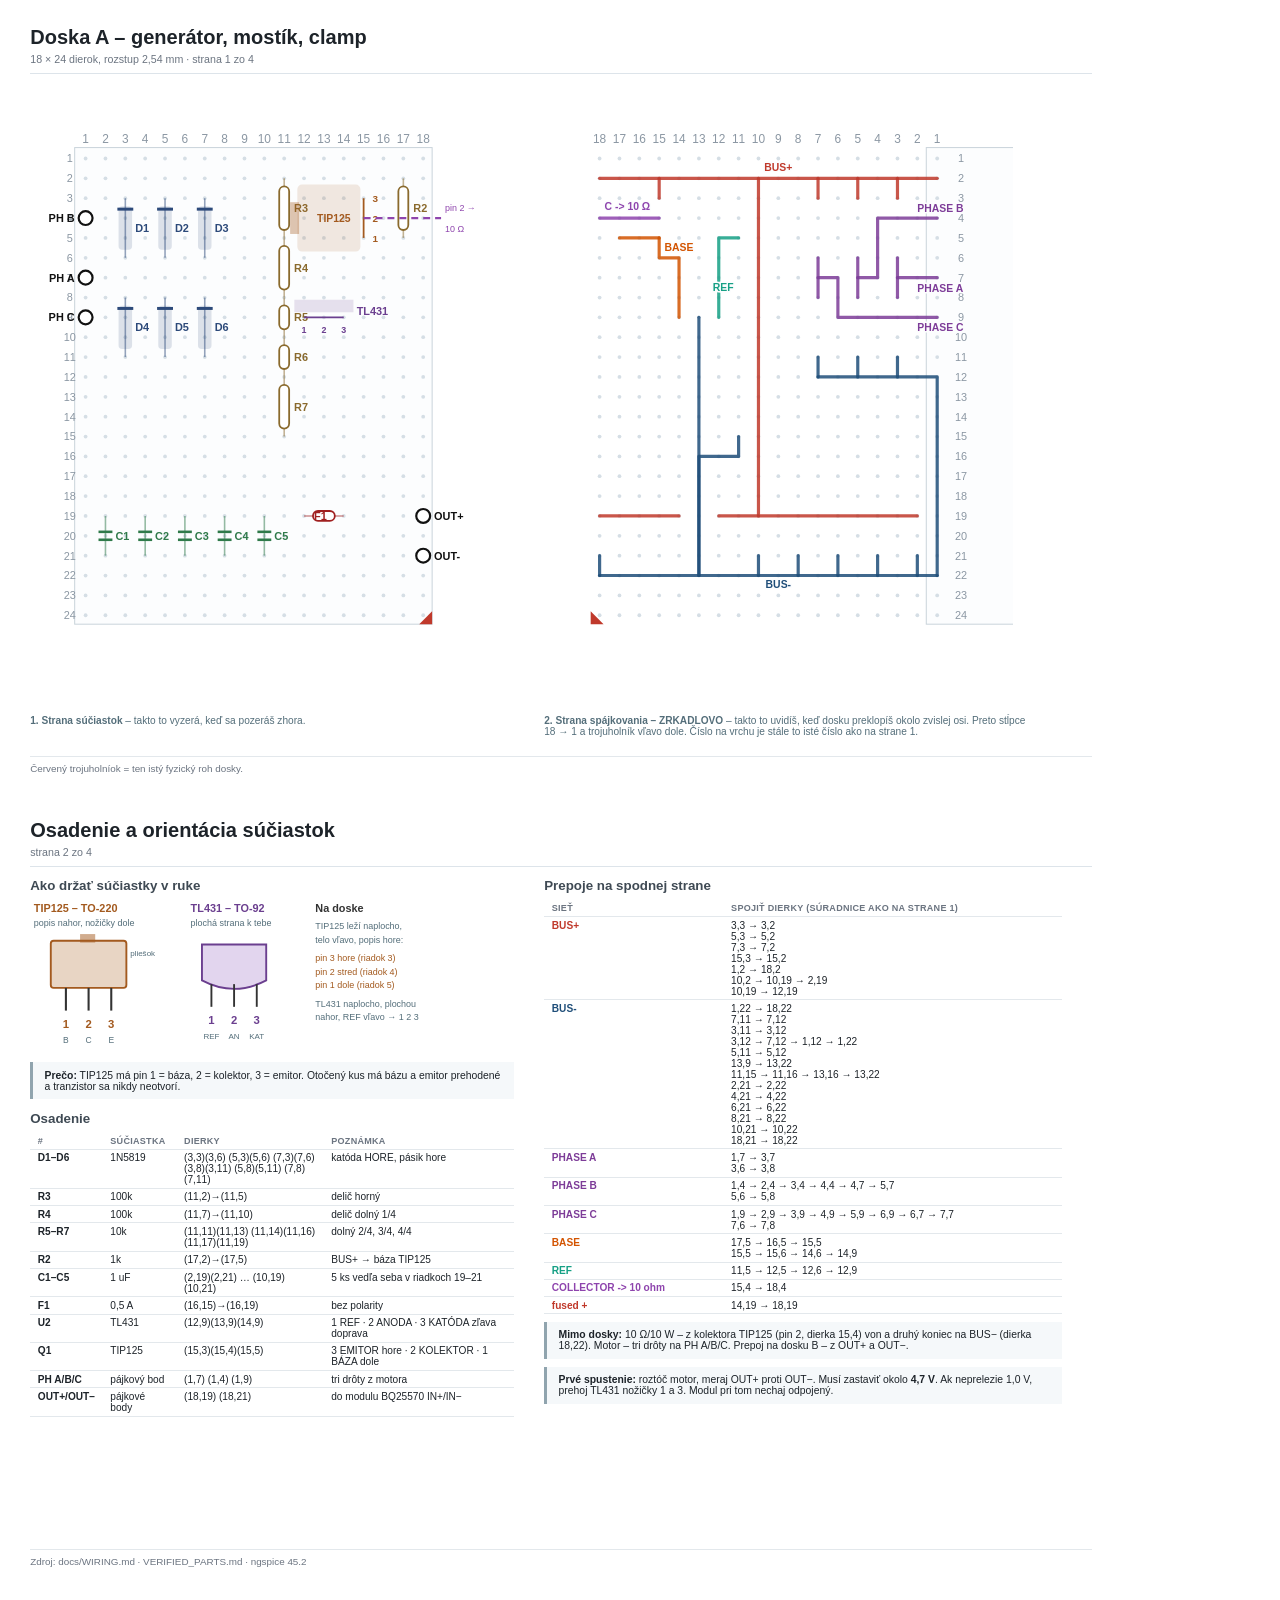
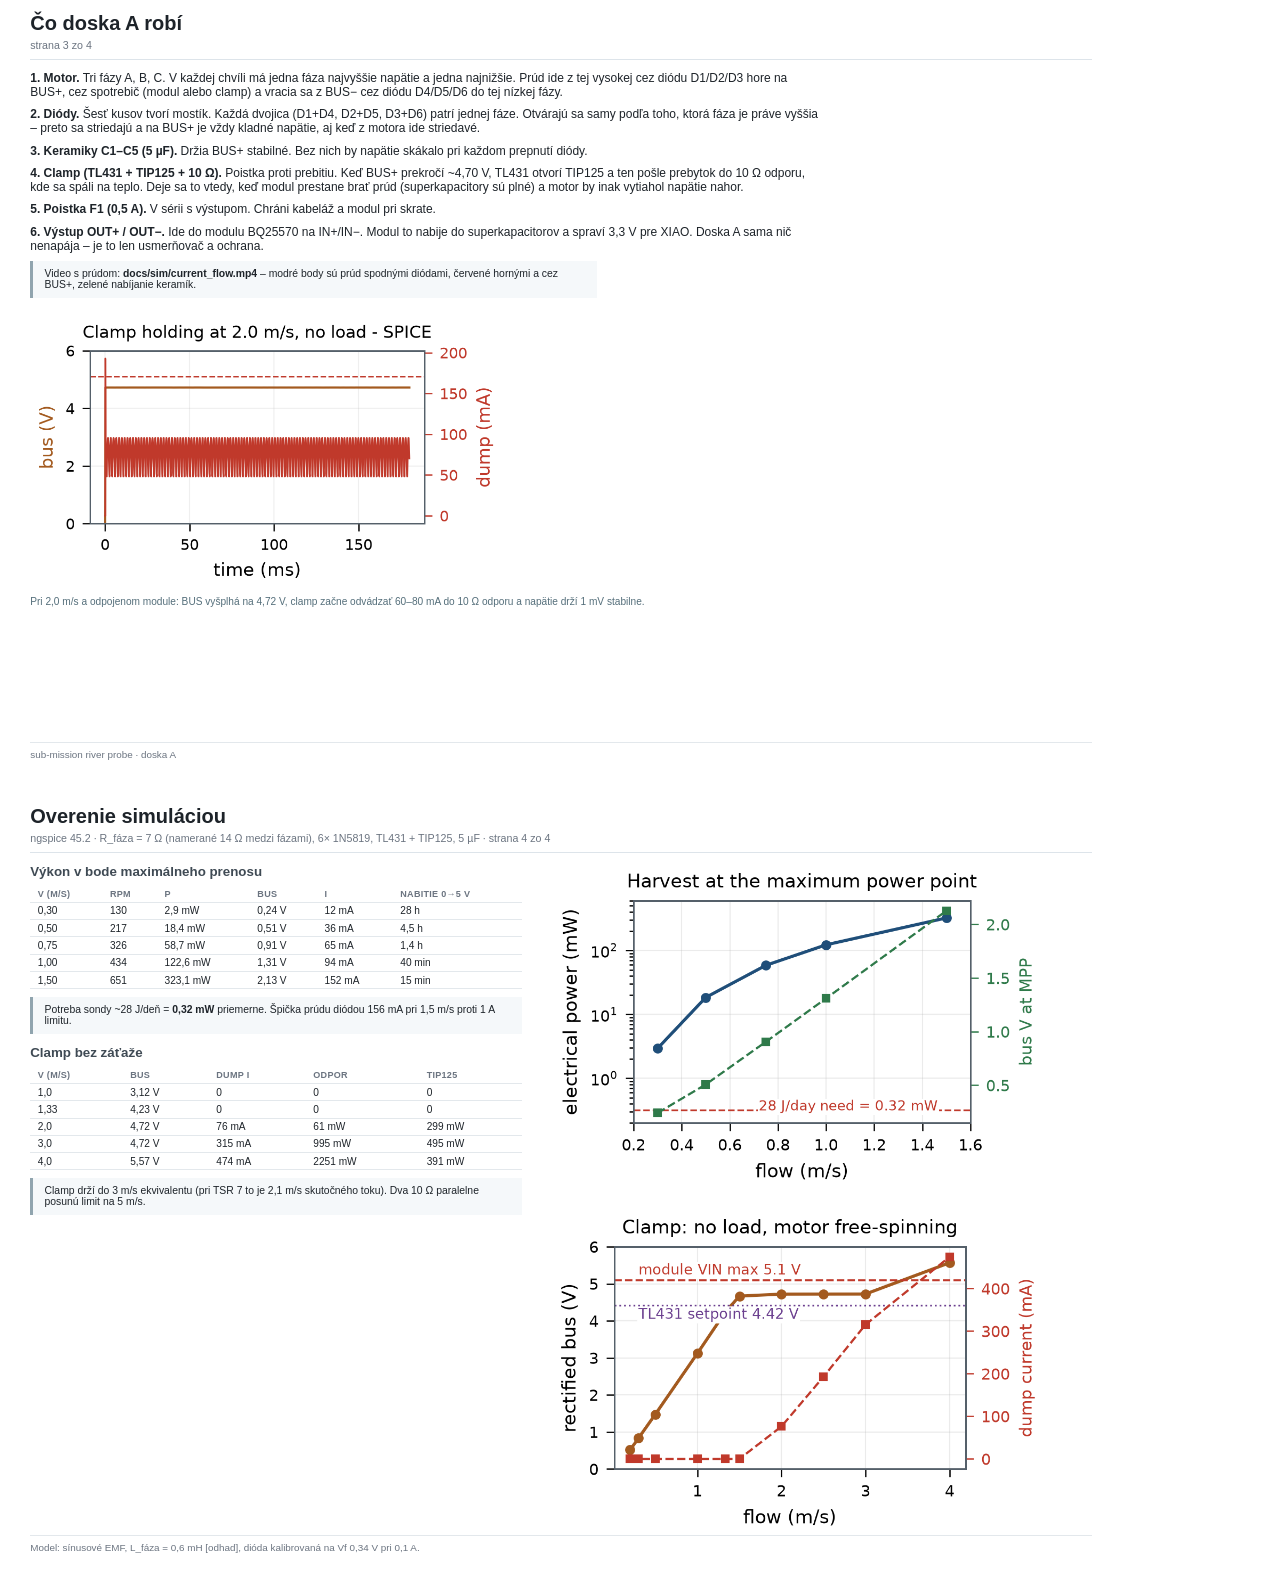
<file: docs/board_a_print.html>
<!doctype html><html lang="sk"><head><meta charset="utf-8"><style>
@page { size: A4 landscape; margin: 0; }
*{box-sizing:border-box}
body{margin:0;font-family:"Liberation Sans","DejaVu Sans",sans-serif;color:#1d2329;font-size:9pt}
.page{width:297mm;height:209.8mm;padding:7mm 8mm 12mm 8mm;overflow:hidden;page-break-after:always;position:relative}
.page:last-child{page-break-after:auto}
h1{font-size:15pt;margin:0 0 1mm 0} h2{font-size:10pt;margin:0 0 2mm 0;color:#3f4a54}
.sub{color:#6b7480;font-size:8pt;border-bottom:0.4mm solid #dde4ea;padding-bottom:2mm;margin-bottom:3mm}
.cols{display:flex;gap:8mm;align-items:flex-start}
.cap{font-size:7.6pt;color:#546e7a;margin-top:1mm;width:128mm}
.ft{position:absolute;left:8mm;right:8mm;bottom:5mm;font-size:7.4pt;color:#6b7480;border-top:0.3mm solid #e3e8ec;padding-top:1.6mm}
table.t{border-collapse:collapse;font-size:7.6pt;width:100%}
.t th,.t td{border-bottom:0.25mm solid #e3e8ec;padding:0.7mm 2mm;text-align:left;vertical-align:top}
.t th{color:#6b7480;font-size:6.8pt;text-transform:uppercase;letter-spacing:.03em}
.note{background:#f5f8fa;border-left:1mm solid #90a4ae;padding:2mm 3mm;font-size:7.8pt;margin:2mm 0 0 0}
p{margin:0 0 2.2mm 0}
</style></head><body>

<div class="page">
<h1>Doska A &ndash; gener&aacute;tor, most&iacute;k, clamp</h1>
<div class="sub">18 &times; 24 dierok, rozstup 2,54 mm &middot; strana 1 zo 4</div>
<div class="cols">
<div><svg width="124mm" height="165mm" viewBox="0 0 472 592" xmlns="http://www.w3.org/2000/svg"><rect x="45" y="45" width="360" height="480" fill="#fcfdfe" stroke="#c9d3da" stroke-width="1"/><text x="56" y="40" font-size="12" fill="#8b97a3" text-anchor="middle">1</text><text x="76" y="40" font-size="12" fill="#8b97a3" text-anchor="middle">2</text><text x="96" y="40" font-size="12" fill="#8b97a3" text-anchor="middle">3</text><text x="116" y="40" font-size="12" fill="#8b97a3" text-anchor="middle">4</text><text x="136" y="40" font-size="12" fill="#8b97a3" text-anchor="middle">5</text><text x="156" y="40" font-size="12" fill="#8b97a3" text-anchor="middle">6</text><text x="176" y="40" font-size="12" fill="#8b97a3" text-anchor="middle">7</text><text x="196" y="40" font-size="12" fill="#8b97a3" text-anchor="middle">8</text><text x="216" y="40" font-size="12" fill="#8b97a3" text-anchor="middle">9</text><text x="236" y="40" font-size="12" fill="#8b97a3" text-anchor="middle">10</text><text x="256" y="40" font-size="12" fill="#8b97a3" text-anchor="middle">11</text><text x="276" y="40" font-size="12" fill="#8b97a3" text-anchor="middle">12</text><text x="296" y="40" font-size="12" fill="#8b97a3" text-anchor="middle">13</text><text x="316" y="40" font-size="12" fill="#8b97a3" text-anchor="middle">14</text><text x="336" y="40" font-size="12" fill="#8b97a3" text-anchor="middle">15</text><text x="356" y="40" font-size="12" fill="#8b97a3" text-anchor="middle">16</text><text x="376" y="40" font-size="12" fill="#8b97a3" text-anchor="middle">17</text><text x="396" y="40" font-size="12" fill="#8b97a3" text-anchor="middle">18</text><text x="40" y="60" font-size="11" fill="#8b97a3" text-anchor="middle">1</text><text x="40" y="80" font-size="11" fill="#8b97a3" text-anchor="middle">2</text><text x="40" y="100" font-size="11" fill="#8b97a3" text-anchor="middle">3</text><text x="40" y="120" font-size="11" fill="#8b97a3" text-anchor="middle">4</text><text x="40" y="140" font-size="11" fill="#8b97a3" text-anchor="middle">5</text><text x="40" y="160" font-size="11" fill="#8b97a3" text-anchor="middle">6</text><text x="40" y="180" font-size="11" fill="#8b97a3" text-anchor="middle">7</text><text x="40" y="200" font-size="11" fill="#8b97a3" text-anchor="middle">8</text><text x="40" y="220" font-size="11" fill="#8b97a3" text-anchor="middle">9</text><text x="40" y="240" font-size="11" fill="#8b97a3" text-anchor="middle">10</text><text x="40" y="260" font-size="11" fill="#8b97a3" text-anchor="middle">11</text><text x="40" y="280" font-size="11" fill="#8b97a3" text-anchor="middle">12</text><text x="40" y="300" font-size="11" fill="#8b97a3" text-anchor="middle">13</text><text x="40" y="320" font-size="11" fill="#8b97a3" text-anchor="middle">14</text><text x="40" y="340" font-size="11" fill="#8b97a3" text-anchor="middle">15</text><text x="40" y="360" font-size="11" fill="#8b97a3" text-anchor="middle">16</text><text x="40" y="380" font-size="11" fill="#8b97a3" text-anchor="middle">17</text><text x="40" y="400" font-size="11" fill="#8b97a3" text-anchor="middle">18</text><text x="40" y="420" font-size="11" fill="#8b97a3" text-anchor="middle">19</text><text x="40" y="440" font-size="11" fill="#8b97a3" text-anchor="middle">20</text><text x="40" y="460" font-size="11" fill="#8b97a3" text-anchor="middle">21</text><text x="40" y="480" font-size="11" fill="#8b97a3" text-anchor="middle">22</text><text x="40" y="500" font-size="11" fill="#8b97a3" text-anchor="middle">23</text><text x="40" y="520" font-size="11" fill="#8b97a3" text-anchor="middle">24</text><circle cx="56" cy="56" r="1.9" fill="#d5dee5"/><circle cx="56" cy="76" r="1.9" fill="#d5dee5"/><circle cx="56" cy="96" r="1.9" fill="#d5dee5"/><circle cx="56" cy="116" r="1.9" fill="#d5dee5"/><circle cx="56" cy="136" r="1.9" fill="#d5dee5"/><circle cx="56" cy="156" r="1.9" fill="#d5dee5"/><circle cx="56" cy="176" r="1.9" fill="#d5dee5"/><circle cx="56" cy="196" r="1.9" fill="#d5dee5"/><circle cx="56" cy="216" r="1.9" fill="#d5dee5"/><circle cx="56" cy="236" r="1.9" fill="#d5dee5"/><circle cx="56" cy="256" r="1.9" fill="#d5dee5"/><circle cx="56" cy="276" r="1.9" fill="#d5dee5"/><circle cx="56" cy="296" r="1.9" fill="#d5dee5"/><circle cx="56" cy="316" r="1.9" fill="#d5dee5"/><circle cx="56" cy="336" r="1.9" fill="#d5dee5"/><circle cx="56" cy="356" r="1.9" fill="#d5dee5"/><circle cx="56" cy="376" r="1.9" fill="#d5dee5"/><circle cx="56" cy="396" r="1.9" fill="#d5dee5"/><circle cx="56" cy="416" r="1.9" fill="#d5dee5"/><circle cx="56" cy="436" r="1.9" fill="#d5dee5"/><circle cx="56" cy="456" r="1.9" fill="#d5dee5"/><circle cx="56" cy="476" r="1.9" fill="#d5dee5"/><circle cx="56" cy="496" r="1.9" fill="#d5dee5"/><circle cx="56" cy="516" r="1.9" fill="#d5dee5"/><circle cx="76" cy="56" r="1.9" fill="#d5dee5"/><circle cx="76" cy="76" r="1.9" fill="#d5dee5"/><circle cx="76" cy="96" r="1.9" fill="#d5dee5"/><circle cx="76" cy="116" r="1.9" fill="#d5dee5"/><circle cx="76" cy="136" r="1.9" fill="#d5dee5"/><circle cx="76" cy="156" r="1.9" fill="#d5dee5"/><circle cx="76" cy="176" r="1.9" fill="#d5dee5"/><circle cx="76" cy="196" r="1.9" fill="#d5dee5"/><circle cx="76" cy="216" r="1.9" fill="#d5dee5"/><circle cx="76" cy="236" r="1.9" fill="#d5dee5"/><circle cx="76" cy="256" r="1.9" fill="#d5dee5"/><circle cx="76" cy="276" r="1.9" fill="#d5dee5"/><circle cx="76" cy="296" r="1.9" fill="#d5dee5"/><circle cx="76" cy="316" r="1.9" fill="#d5dee5"/><circle cx="76" cy="336" r="1.9" fill="#d5dee5"/><circle cx="76" cy="356" r="1.9" fill="#d5dee5"/><circle cx="76" cy="376" r="1.9" fill="#d5dee5"/><circle cx="76" cy="396" r="1.9" fill="#d5dee5"/><circle cx="76" cy="416" r="1.9" fill="#d5dee5"/><circle cx="76" cy="436" r="1.9" fill="#d5dee5"/><circle cx="76" cy="456" r="1.9" fill="#d5dee5"/><circle cx="76" cy="476" r="1.9" fill="#d5dee5"/><circle cx="76" cy="496" r="1.9" fill="#d5dee5"/><circle cx="76" cy="516" r="1.9" fill="#d5dee5"/><circle cx="96" cy="56" r="1.9" fill="#d5dee5"/><circle cx="96" cy="76" r="1.9" fill="#d5dee5"/><circle cx="96" cy="96" r="1.9" fill="#d5dee5"/><circle cx="96" cy="116" r="1.9" fill="#d5dee5"/><circle cx="96" cy="136" r="1.9" fill="#d5dee5"/><circle cx="96" cy="156" r="1.9" fill="#d5dee5"/><circle cx="96" cy="176" r="1.9" fill="#d5dee5"/><circle cx="96" cy="196" r="1.9" fill="#d5dee5"/><circle cx="96" cy="216" r="1.9" fill="#d5dee5"/><circle cx="96" cy="236" r="1.9" fill="#d5dee5"/><circle cx="96" cy="256" r="1.9" fill="#d5dee5"/><circle cx="96" cy="276" r="1.9" fill="#d5dee5"/><circle cx="96" cy="296" r="1.9" fill="#d5dee5"/><circle cx="96" cy="316" r="1.9" fill="#d5dee5"/><circle cx="96" cy="336" r="1.9" fill="#d5dee5"/><circle cx="96" cy="356" r="1.9" fill="#d5dee5"/><circle cx="96" cy="376" r="1.9" fill="#d5dee5"/><circle cx="96" cy="396" r="1.9" fill="#d5dee5"/><circle cx="96" cy="416" r="1.9" fill="#d5dee5"/><circle cx="96" cy="436" r="1.9" fill="#d5dee5"/><circle cx="96" cy="456" r="1.9" fill="#d5dee5"/><circle cx="96" cy="476" r="1.9" fill="#d5dee5"/><circle cx="96" cy="496" r="1.9" fill="#d5dee5"/><circle cx="96" cy="516" r="1.9" fill="#d5dee5"/><circle cx="116" cy="56" r="1.9" fill="#d5dee5"/><circle cx="116" cy="76" r="1.9" fill="#d5dee5"/><circle cx="116" cy="96" r="1.9" fill="#d5dee5"/><circle cx="116" cy="116" r="1.9" fill="#d5dee5"/><circle cx="116" cy="136" r="1.9" fill="#d5dee5"/><circle cx="116" cy="156" r="1.9" fill="#d5dee5"/><circle cx="116" cy="176" r="1.9" fill="#d5dee5"/><circle cx="116" cy="196" r="1.9" fill="#d5dee5"/><circle cx="116" cy="216" r="1.9" fill="#d5dee5"/><circle cx="116" cy="236" r="1.9" fill="#d5dee5"/><circle cx="116" cy="256" r="1.9" fill="#d5dee5"/><circle cx="116" cy="276" r="1.9" fill="#d5dee5"/><circle cx="116" cy="296" r="1.9" fill="#d5dee5"/><circle cx="116" cy="316" r="1.9" fill="#d5dee5"/><circle cx="116" cy="336" r="1.9" fill="#d5dee5"/><circle cx="116" cy="356" r="1.9" fill="#d5dee5"/><circle cx="116" cy="376" r="1.9" fill="#d5dee5"/><circle cx="116" cy="396" r="1.9" fill="#d5dee5"/><circle cx="116" cy="416" r="1.9" fill="#d5dee5"/><circle cx="116" cy="436" r="1.9" fill="#d5dee5"/><circle cx="116" cy="456" r="1.9" fill="#d5dee5"/><circle cx="116" cy="476" r="1.9" fill="#d5dee5"/><circle cx="116" cy="496" r="1.9" fill="#d5dee5"/><circle cx="116" cy="516" r="1.9" fill="#d5dee5"/><circle cx="136" cy="56" r="1.9" fill="#d5dee5"/><circle cx="136" cy="76" r="1.9" fill="#d5dee5"/><circle cx="136" cy="96" r="1.9" fill="#d5dee5"/><circle cx="136" cy="116" r="1.9" fill="#d5dee5"/><circle cx="136" cy="136" r="1.9" fill="#d5dee5"/><circle cx="136" cy="156" r="1.9" fill="#d5dee5"/><circle cx="136" cy="176" r="1.9" fill="#d5dee5"/><circle cx="136" cy="196" r="1.9" fill="#d5dee5"/><circle cx="136" cy="216" r="1.9" fill="#d5dee5"/><circle cx="136" cy="236" r="1.9" fill="#d5dee5"/><circle cx="136" cy="256" r="1.9" fill="#d5dee5"/><circle cx="136" cy="276" r="1.9" fill="#d5dee5"/><circle cx="136" cy="296" r="1.9" fill="#d5dee5"/><circle cx="136" cy="316" r="1.9" fill="#d5dee5"/><circle cx="136" cy="336" r="1.9" fill="#d5dee5"/><circle cx="136" cy="356" r="1.9" fill="#d5dee5"/><circle cx="136" cy="376" r="1.9" fill="#d5dee5"/><circle cx="136" cy="396" r="1.9" fill="#d5dee5"/><circle cx="136" cy="416" r="1.9" fill="#d5dee5"/><circle cx="136" cy="436" r="1.9" fill="#d5dee5"/><circle cx="136" cy="456" r="1.9" fill="#d5dee5"/><circle cx="136" cy="476" r="1.9" fill="#d5dee5"/><circle cx="136" cy="496" r="1.9" fill="#d5dee5"/><circle cx="136" cy="516" r="1.9" fill="#d5dee5"/><circle cx="156" cy="56" r="1.9" fill="#d5dee5"/><circle cx="156" cy="76" r="1.9" fill="#d5dee5"/><circle cx="156" cy="96" r="1.9" fill="#d5dee5"/><circle cx="156" cy="116" r="1.9" fill="#d5dee5"/><circle cx="156" cy="136" r="1.9" fill="#d5dee5"/><circle cx="156" cy="156" r="1.9" fill="#d5dee5"/><circle cx="156" cy="176" r="1.9" fill="#d5dee5"/><circle cx="156" cy="196" r="1.9" fill="#d5dee5"/><circle cx="156" cy="216" r="1.9" fill="#d5dee5"/><circle cx="156" cy="236" r="1.9" fill="#d5dee5"/><circle cx="156" cy="256" r="1.9" fill="#d5dee5"/><circle cx="156" cy="276" r="1.9" fill="#d5dee5"/><circle cx="156" cy="296" r="1.9" fill="#d5dee5"/><circle cx="156" cy="316" r="1.9" fill="#d5dee5"/><circle cx="156" cy="336" r="1.9" fill="#d5dee5"/><circle cx="156" cy="356" r="1.9" fill="#d5dee5"/><circle cx="156" cy="376" r="1.9" fill="#d5dee5"/><circle cx="156" cy="396" r="1.9" fill="#d5dee5"/><circle cx="156" cy="416" r="1.9" fill="#d5dee5"/><circle cx="156" cy="436" r="1.9" fill="#d5dee5"/><circle cx="156" cy="456" r="1.9" fill="#d5dee5"/><circle cx="156" cy="476" r="1.9" fill="#d5dee5"/><circle cx="156" cy="496" r="1.9" fill="#d5dee5"/><circle cx="156" cy="516" r="1.9" fill="#d5dee5"/><circle cx="176" cy="56" r="1.9" fill="#d5dee5"/><circle cx="176" cy="76" r="1.9" fill="#d5dee5"/><circle cx="176" cy="96" r="1.9" fill="#d5dee5"/><circle cx="176" cy="116" r="1.9" fill="#d5dee5"/><circle cx="176" cy="136" r="1.9" fill="#d5dee5"/><circle cx="176" cy="156" r="1.9" fill="#d5dee5"/><circle cx="176" cy="176" r="1.9" fill="#d5dee5"/><circle cx="176" cy="196" r="1.9" fill="#d5dee5"/><circle cx="176" cy="216" r="1.9" fill="#d5dee5"/><circle cx="176" cy="236" r="1.9" fill="#d5dee5"/><circle cx="176" cy="256" r="1.9" fill="#d5dee5"/><circle cx="176" cy="276" r="1.9" fill="#d5dee5"/><circle cx="176" cy="296" r="1.9" fill="#d5dee5"/><circle cx="176" cy="316" r="1.9" fill="#d5dee5"/><circle cx="176" cy="336" r="1.9" fill="#d5dee5"/><circle cx="176" cy="356" r="1.9" fill="#d5dee5"/><circle cx="176" cy="376" r="1.9" fill="#d5dee5"/><circle cx="176" cy="396" r="1.9" fill="#d5dee5"/><circle cx="176" cy="416" r="1.9" fill="#d5dee5"/><circle cx="176" cy="436" r="1.9" fill="#d5dee5"/><circle cx="176" cy="456" r="1.9" fill="#d5dee5"/><circle cx="176" cy="476" r="1.9" fill="#d5dee5"/><circle cx="176" cy="496" r="1.9" fill="#d5dee5"/><circle cx="176" cy="516" r="1.9" fill="#d5dee5"/><circle cx="196" cy="56" r="1.9" fill="#d5dee5"/><circle cx="196" cy="76" r="1.9" fill="#d5dee5"/><circle cx="196" cy="96" r="1.9" fill="#d5dee5"/><circle cx="196" cy="116" r="1.9" fill="#d5dee5"/><circle cx="196" cy="136" r="1.9" fill="#d5dee5"/><circle cx="196" cy="156" r="1.9" fill="#d5dee5"/><circle cx="196" cy="176" r="1.9" fill="#d5dee5"/><circle cx="196" cy="196" r="1.9" fill="#d5dee5"/><circle cx="196" cy="216" r="1.9" fill="#d5dee5"/><circle cx="196" cy="236" r="1.9" fill="#d5dee5"/><circle cx="196" cy="256" r="1.9" fill="#d5dee5"/><circle cx="196" cy="276" r="1.9" fill="#d5dee5"/><circle cx="196" cy="296" r="1.9" fill="#d5dee5"/><circle cx="196" cy="316" r="1.9" fill="#d5dee5"/><circle cx="196" cy="336" r="1.9" fill="#d5dee5"/><circle cx="196" cy="356" r="1.9" fill="#d5dee5"/><circle cx="196" cy="376" r="1.9" fill="#d5dee5"/><circle cx="196" cy="396" r="1.9" fill="#d5dee5"/><circle cx="196" cy="416" r="1.9" fill="#d5dee5"/><circle cx="196" cy="436" r="1.9" fill="#d5dee5"/><circle cx="196" cy="456" r="1.9" fill="#d5dee5"/><circle cx="196" cy="476" r="1.9" fill="#d5dee5"/><circle cx="196" cy="496" r="1.9" fill="#d5dee5"/><circle cx="196" cy="516" r="1.9" fill="#d5dee5"/><circle cx="216" cy="56" r="1.9" fill="#d5dee5"/><circle cx="216" cy="76" r="1.9" fill="#d5dee5"/><circle cx="216" cy="96" r="1.9" fill="#d5dee5"/><circle cx="216" cy="116" r="1.9" fill="#d5dee5"/><circle cx="216" cy="136" r="1.9" fill="#d5dee5"/><circle cx="216" cy="156" r="1.9" fill="#d5dee5"/><circle cx="216" cy="176" r="1.9" fill="#d5dee5"/><circle cx="216" cy="196" r="1.9" fill="#d5dee5"/><circle cx="216" cy="216" r="1.9" fill="#d5dee5"/><circle cx="216" cy="236" r="1.9" fill="#d5dee5"/><circle cx="216" cy="256" r="1.9" fill="#d5dee5"/><circle cx="216" cy="276" r="1.9" fill="#d5dee5"/><circle cx="216" cy="296" r="1.9" fill="#d5dee5"/><circle cx="216" cy="316" r="1.9" fill="#d5dee5"/><circle cx="216" cy="336" r="1.9" fill="#d5dee5"/><circle cx="216" cy="356" r="1.9" fill="#d5dee5"/><circle cx="216" cy="376" r="1.9" fill="#d5dee5"/><circle cx="216" cy="396" r="1.9" fill="#d5dee5"/><circle cx="216" cy="416" r="1.9" fill="#d5dee5"/><circle cx="216" cy="436" r="1.9" fill="#d5dee5"/><circle cx="216" cy="456" r="1.9" fill="#d5dee5"/><circle cx="216" cy="476" r="1.9" fill="#d5dee5"/><circle cx="216" cy="496" r="1.9" fill="#d5dee5"/><circle cx="216" cy="516" r="1.9" fill="#d5dee5"/><circle cx="236" cy="56" r="1.9" fill="#d5dee5"/><circle cx="236" cy="76" r="1.9" fill="#d5dee5"/><circle cx="236" cy="96" r="1.9" fill="#d5dee5"/><circle cx="236" cy="116" r="1.9" fill="#d5dee5"/><circle cx="236" cy="136" r="1.9" fill="#d5dee5"/><circle cx="236" cy="156" r="1.9" fill="#d5dee5"/><circle cx="236" cy="176" r="1.9" fill="#d5dee5"/><circle cx="236" cy="196" r="1.9" fill="#d5dee5"/><circle cx="236" cy="216" r="1.9" fill="#d5dee5"/><circle cx="236" cy="236" r="1.9" fill="#d5dee5"/><circle cx="236" cy="256" r="1.9" fill="#d5dee5"/><circle cx="236" cy="276" r="1.9" fill="#d5dee5"/><circle cx="236" cy="296" r="1.9" fill="#d5dee5"/><circle cx="236" cy="316" r="1.9" fill="#d5dee5"/><circle cx="236" cy="336" r="1.9" fill="#d5dee5"/><circle cx="236" cy="356" r="1.9" fill="#d5dee5"/><circle cx="236" cy="376" r="1.9" fill="#d5dee5"/><circle cx="236" cy="396" r="1.9" fill="#d5dee5"/><circle cx="236" cy="416" r="1.9" fill="#d5dee5"/><circle cx="236" cy="436" r="1.9" fill="#d5dee5"/><circle cx="236" cy="456" r="1.9" fill="#d5dee5"/><circle cx="236" cy="476" r="1.9" fill="#d5dee5"/><circle cx="236" cy="496" r="1.9" fill="#d5dee5"/><circle cx="236" cy="516" r="1.9" fill="#d5dee5"/><circle cx="256" cy="56" r="1.9" fill="#d5dee5"/><circle cx="256" cy="76" r="1.9" fill="#d5dee5"/><circle cx="256" cy="96" r="1.9" fill="#d5dee5"/><circle cx="256" cy="116" r="1.9" fill="#d5dee5"/><circle cx="256" cy="136" r="1.9" fill="#d5dee5"/><circle cx="256" cy="156" r="1.9" fill="#d5dee5"/><circle cx="256" cy="176" r="1.9" fill="#d5dee5"/><circle cx="256" cy="196" r="1.9" fill="#d5dee5"/><circle cx="256" cy="216" r="1.9" fill="#d5dee5"/><circle cx="256" cy="236" r="1.9" fill="#d5dee5"/><circle cx="256" cy="256" r="1.9" fill="#d5dee5"/><circle cx="256" cy="276" r="1.9" fill="#d5dee5"/><circle cx="256" cy="296" r="1.9" fill="#d5dee5"/><circle cx="256" cy="316" r="1.9" fill="#d5dee5"/><circle cx="256" cy="336" r="1.9" fill="#d5dee5"/><circle cx="256" cy="356" r="1.9" fill="#d5dee5"/><circle cx="256" cy="376" r="1.9" fill="#d5dee5"/><circle cx="256" cy="396" r="1.9" fill="#d5dee5"/><circle cx="256" cy="416" r="1.9" fill="#d5dee5"/><circle cx="256" cy="436" r="1.9" fill="#d5dee5"/><circle cx="256" cy="456" r="1.9" fill="#d5dee5"/><circle cx="256" cy="476" r="1.9" fill="#d5dee5"/><circle cx="256" cy="496" r="1.9" fill="#d5dee5"/><circle cx="256" cy="516" r="1.9" fill="#d5dee5"/><circle cx="276" cy="56" r="1.9" fill="#d5dee5"/><circle cx="276" cy="76" r="1.9" fill="#d5dee5"/><circle cx="276" cy="96" r="1.9" fill="#d5dee5"/><circle cx="276" cy="116" r="1.9" fill="#d5dee5"/><circle cx="276" cy="136" r="1.9" fill="#d5dee5"/><circle cx="276" cy="156" r="1.9" fill="#d5dee5"/><circle cx="276" cy="176" r="1.9" fill="#d5dee5"/><circle cx="276" cy="196" r="1.9" fill="#d5dee5"/><circle cx="276" cy="216" r="1.9" fill="#d5dee5"/><circle cx="276" cy="236" r="1.9" fill="#d5dee5"/><circle cx="276" cy="256" r="1.9" fill="#d5dee5"/><circle cx="276" cy="276" r="1.9" fill="#d5dee5"/><circle cx="276" cy="296" r="1.9" fill="#d5dee5"/><circle cx="276" cy="316" r="1.9" fill="#d5dee5"/><circle cx="276" cy="336" r="1.9" fill="#d5dee5"/><circle cx="276" cy="356" r="1.9" fill="#d5dee5"/><circle cx="276" cy="376" r="1.9" fill="#d5dee5"/><circle cx="276" cy="396" r="1.9" fill="#d5dee5"/><circle cx="276" cy="416" r="1.9" fill="#d5dee5"/><circle cx="276" cy="436" r="1.9" fill="#d5dee5"/><circle cx="276" cy="456" r="1.9" fill="#d5dee5"/><circle cx="276" cy="476" r="1.9" fill="#d5dee5"/><circle cx="276" cy="496" r="1.9" fill="#d5dee5"/><circle cx="276" cy="516" r="1.9" fill="#d5dee5"/><circle cx="296" cy="56" r="1.9" fill="#d5dee5"/><circle cx="296" cy="76" r="1.9" fill="#d5dee5"/><circle cx="296" cy="96" r="1.9" fill="#d5dee5"/><circle cx="296" cy="116" r="1.9" fill="#d5dee5"/><circle cx="296" cy="136" r="1.9" fill="#d5dee5"/><circle cx="296" cy="156" r="1.9" fill="#d5dee5"/><circle cx="296" cy="176" r="1.9" fill="#d5dee5"/><circle cx="296" cy="196" r="1.9" fill="#d5dee5"/><circle cx="296" cy="216" r="1.9" fill="#d5dee5"/><circle cx="296" cy="236" r="1.9" fill="#d5dee5"/><circle cx="296" cy="256" r="1.9" fill="#d5dee5"/><circle cx="296" cy="276" r="1.9" fill="#d5dee5"/><circle cx="296" cy="296" r="1.9" fill="#d5dee5"/><circle cx="296" cy="316" r="1.9" fill="#d5dee5"/><circle cx="296" cy="336" r="1.9" fill="#d5dee5"/><circle cx="296" cy="356" r="1.9" fill="#d5dee5"/><circle cx="296" cy="376" r="1.9" fill="#d5dee5"/><circle cx="296" cy="396" r="1.9" fill="#d5dee5"/><circle cx="296" cy="416" r="1.9" fill="#d5dee5"/><circle cx="296" cy="436" r="1.9" fill="#d5dee5"/><circle cx="296" cy="456" r="1.9" fill="#d5dee5"/><circle cx="296" cy="476" r="1.9" fill="#d5dee5"/><circle cx="296" cy="496" r="1.9" fill="#d5dee5"/><circle cx="296" cy="516" r="1.9" fill="#d5dee5"/><circle cx="316" cy="56" r="1.9" fill="#d5dee5"/><circle cx="316" cy="76" r="1.9" fill="#d5dee5"/><circle cx="316" cy="96" r="1.9" fill="#d5dee5"/><circle cx="316" cy="116" r="1.9" fill="#d5dee5"/><circle cx="316" cy="136" r="1.9" fill="#d5dee5"/><circle cx="316" cy="156" r="1.9" fill="#d5dee5"/><circle cx="316" cy="176" r="1.9" fill="#d5dee5"/><circle cx="316" cy="196" r="1.9" fill="#d5dee5"/><circle cx="316" cy="216" r="1.9" fill="#d5dee5"/><circle cx="316" cy="236" r="1.9" fill="#d5dee5"/><circle cx="316" cy="256" r="1.9" fill="#d5dee5"/><circle cx="316" cy="276" r="1.9" fill="#d5dee5"/><circle cx="316" cy="296" r="1.9" fill="#d5dee5"/><circle cx="316" cy="316" r="1.9" fill="#d5dee5"/><circle cx="316" cy="336" r="1.9" fill="#d5dee5"/><circle cx="316" cy="356" r="1.9" fill="#d5dee5"/><circle cx="316" cy="376" r="1.9" fill="#d5dee5"/><circle cx="316" cy="396" r="1.9" fill="#d5dee5"/><circle cx="316" cy="416" r="1.9" fill="#d5dee5"/><circle cx="316" cy="436" r="1.9" fill="#d5dee5"/><circle cx="316" cy="456" r="1.9" fill="#d5dee5"/><circle cx="316" cy="476" r="1.9" fill="#d5dee5"/><circle cx="316" cy="496" r="1.9" fill="#d5dee5"/><circle cx="316" cy="516" r="1.9" fill="#d5dee5"/><circle cx="336" cy="56" r="1.9" fill="#d5dee5"/><circle cx="336" cy="76" r="1.9" fill="#d5dee5"/><circle cx="336" cy="96" r="1.9" fill="#d5dee5"/><circle cx="336" cy="116" r="1.9" fill="#d5dee5"/><circle cx="336" cy="136" r="1.9" fill="#d5dee5"/><circle cx="336" cy="156" r="1.9" fill="#d5dee5"/><circle cx="336" cy="176" r="1.9" fill="#d5dee5"/><circle cx="336" cy="196" r="1.9" fill="#d5dee5"/><circle cx="336" cy="216" r="1.9" fill="#d5dee5"/><circle cx="336" cy="236" r="1.9" fill="#d5dee5"/><circle cx="336" cy="256" r="1.9" fill="#d5dee5"/><circle cx="336" cy="276" r="1.9" fill="#d5dee5"/><circle cx="336" cy="296" r="1.9" fill="#d5dee5"/><circle cx="336" cy="316" r="1.9" fill="#d5dee5"/><circle cx="336" cy="336" r="1.9" fill="#d5dee5"/><circle cx="336" cy="356" r="1.9" fill="#d5dee5"/><circle cx="336" cy="376" r="1.9" fill="#d5dee5"/><circle cx="336" cy="396" r="1.9" fill="#d5dee5"/><circle cx="336" cy="416" r="1.9" fill="#d5dee5"/><circle cx="336" cy="436" r="1.9" fill="#d5dee5"/><circle cx="336" cy="456" r="1.9" fill="#d5dee5"/><circle cx="336" cy="476" r="1.9" fill="#d5dee5"/><circle cx="336" cy="496" r="1.9" fill="#d5dee5"/><circle cx="336" cy="516" r="1.9" fill="#d5dee5"/><circle cx="356" cy="56" r="1.9" fill="#d5dee5"/><circle cx="356" cy="76" r="1.9" fill="#d5dee5"/><circle cx="356" cy="96" r="1.9" fill="#d5dee5"/><circle cx="356" cy="116" r="1.9" fill="#d5dee5"/><circle cx="356" cy="136" r="1.9" fill="#d5dee5"/><circle cx="356" cy="156" r="1.9" fill="#d5dee5"/><circle cx="356" cy="176" r="1.9" fill="#d5dee5"/><circle cx="356" cy="196" r="1.9" fill="#d5dee5"/><circle cx="356" cy="216" r="1.9" fill="#d5dee5"/><circle cx="356" cy="236" r="1.9" fill="#d5dee5"/><circle cx="356" cy="256" r="1.9" fill="#d5dee5"/><circle cx="356" cy="276" r="1.9" fill="#d5dee5"/><circle cx="356" cy="296" r="1.9" fill="#d5dee5"/><circle cx="356" cy="316" r="1.9" fill="#d5dee5"/><circle cx="356" cy="336" r="1.9" fill="#d5dee5"/><circle cx="356" cy="356" r="1.9" fill="#d5dee5"/><circle cx="356" cy="376" r="1.9" fill="#d5dee5"/><circle cx="356" cy="396" r="1.9" fill="#d5dee5"/><circle cx="356" cy="416" r="1.9" fill="#d5dee5"/><circle cx="356" cy="436" r="1.9" fill="#d5dee5"/><circle cx="356" cy="456" r="1.9" fill="#d5dee5"/><circle cx="356" cy="476" r="1.9" fill="#d5dee5"/><circle cx="356" cy="496" r="1.9" fill="#d5dee5"/><circle cx="356" cy="516" r="1.9" fill="#d5dee5"/><circle cx="376" cy="56" r="1.9" fill="#d5dee5"/><circle cx="376" cy="76" r="1.9" fill="#d5dee5"/><circle cx="376" cy="96" r="1.9" fill="#d5dee5"/><circle cx="376" cy="116" r="1.9" fill="#d5dee5"/><circle cx="376" cy="136" r="1.9" fill="#d5dee5"/><circle cx="376" cy="156" r="1.9" fill="#d5dee5"/><circle cx="376" cy="176" r="1.9" fill="#d5dee5"/><circle cx="376" cy="196" r="1.9" fill="#d5dee5"/><circle cx="376" cy="216" r="1.9" fill="#d5dee5"/><circle cx="376" cy="236" r="1.9" fill="#d5dee5"/><circle cx="376" cy="256" r="1.9" fill="#d5dee5"/><circle cx="376" cy="276" r="1.9" fill="#d5dee5"/><circle cx="376" cy="296" r="1.9" fill="#d5dee5"/><circle cx="376" cy="316" r="1.9" fill="#d5dee5"/><circle cx="376" cy="336" r="1.9" fill="#d5dee5"/><circle cx="376" cy="356" r="1.9" fill="#d5dee5"/><circle cx="376" cy="376" r="1.9" fill="#d5dee5"/><circle cx="376" cy="396" r="1.9" fill="#d5dee5"/><circle cx="376" cy="416" r="1.9" fill="#d5dee5"/><circle cx="376" cy="436" r="1.9" fill="#d5dee5"/><circle cx="376" cy="456" r="1.9" fill="#d5dee5"/><circle cx="376" cy="476" r="1.9" fill="#d5dee5"/><circle cx="376" cy="496" r="1.9" fill="#d5dee5"/><circle cx="376" cy="516" r="1.9" fill="#d5dee5"/><circle cx="396" cy="56" r="1.9" fill="#d5dee5"/><circle cx="396" cy="76" r="1.9" fill="#d5dee5"/><circle cx="396" cy="96" r="1.9" fill="#d5dee5"/><circle cx="396" cy="116" r="1.9" fill="#d5dee5"/><circle cx="396" cy="136" r="1.9" fill="#d5dee5"/><circle cx="396" cy="156" r="1.9" fill="#d5dee5"/><circle cx="396" cy="176" r="1.9" fill="#d5dee5"/><circle cx="396" cy="196" r="1.9" fill="#d5dee5"/><circle cx="396" cy="216" r="1.9" fill="#d5dee5"/><circle cx="396" cy="236" r="1.9" fill="#d5dee5"/><circle cx="396" cy="256" r="1.9" fill="#d5dee5"/><circle cx="396" cy="276" r="1.9" fill="#d5dee5"/><circle cx="396" cy="296" r="1.9" fill="#d5dee5"/><circle cx="396" cy="316" r="1.9" fill="#d5dee5"/><circle cx="396" cy="336" r="1.9" fill="#d5dee5"/><circle cx="396" cy="356" r="1.9" fill="#d5dee5"/><circle cx="396" cy="376" r="1.9" fill="#d5dee5"/><circle cx="396" cy="396" r="1.9" fill="#d5dee5"/><circle cx="396" cy="416" r="1.9" fill="#d5dee5"/><circle cx="396" cy="436" r="1.9" fill="#d5dee5"/><circle cx="396" cy="456" r="1.9" fill="#d5dee5"/><circle cx="396" cy="476" r="1.9" fill="#d5dee5"/><circle cx="396" cy="496" r="1.9" fill="#d5dee5"/><circle cx="396" cy="516" r="1.9" fill="#d5dee5"/><path d="M 405 525 l -13 0 l 13 -13 Z" fill="#c0392b"/><line x1="96" y1="96" x2="96" y2="156" stroke="#2d4a7a" stroke-width="1.6" opacity="0.5"/><rect x="90" y="105" width="12" height="42" rx="3" fill="#2d4a7a" opacity="0.15" stroke="#2d4a7a" stroke-width="1.6"/><line x1="88" y1="107" x2="104" y2="107" stroke="#2d4a7a" stroke-width="3"/><text x="106" y="130.0" font-size="11" font-weight="700" fill="#2d4a7a">D1</text><line x1="136" y1="96" x2="136" y2="156" stroke="#2d4a7a" stroke-width="1.6" opacity="0.5"/><rect x="130" y="105" width="12" height="42" rx="3" fill="#2d4a7a" opacity="0.15" stroke="#2d4a7a" stroke-width="1.6"/><line x1="128" y1="107" x2="144" y2="107" stroke="#2d4a7a" stroke-width="3"/><text x="146" y="130.0" font-size="11" font-weight="700" fill="#2d4a7a">D2</text><line x1="176" y1="96" x2="176" y2="156" stroke="#2d4a7a" stroke-width="1.6" opacity="0.5"/><rect x="170" y="105" width="12" height="42" rx="3" fill="#2d4a7a" opacity="0.15" stroke="#2d4a7a" stroke-width="1.6"/><line x1="168" y1="107" x2="184" y2="107" stroke="#2d4a7a" stroke-width="3"/><text x="186" y="130.0" font-size="11" font-weight="700" fill="#2d4a7a">D3</text><line x1="96" y1="196" x2="96" y2="256" stroke="#2d4a7a" stroke-width="1.6" opacity="0.5"/><rect x="90" y="205" width="12" height="42" rx="3" fill="#2d4a7a" opacity="0.15" stroke="#2d4a7a" stroke-width="1.6"/><line x1="88" y1="207" x2="104" y2="207" stroke="#2d4a7a" stroke-width="3"/><text x="106" y="230.0" font-size="11" font-weight="700" fill="#2d4a7a">D4</text><line x1="136" y1="196" x2="136" y2="256" stroke="#2d4a7a" stroke-width="1.6" opacity="0.5"/><rect x="130" y="205" width="12" height="42" rx="3" fill="#2d4a7a" opacity="0.15" stroke="#2d4a7a" stroke-width="1.6"/><line x1="128" y1="207" x2="144" y2="207" stroke="#2d4a7a" stroke-width="3"/><text x="146" y="230.0" font-size="11" font-weight="700" fill="#2d4a7a">D5</text><line x1="176" y1="196" x2="176" y2="256" stroke="#2d4a7a" stroke-width="1.6" opacity="0.5"/><rect x="170" y="205" width="12" height="42" rx="3" fill="#2d4a7a" opacity="0.15" stroke="#2d4a7a" stroke-width="1.6"/><line x1="168" y1="207" x2="184" y2="207" stroke="#2d4a7a" stroke-width="3"/><text x="186" y="230.0" font-size="11" font-weight="700" fill="#2d4a7a">D6</text><line x1="256" y1="76" x2="256" y2="136" stroke="#8a6a2d" stroke-width="1.6" opacity="0.5"/><rect x="251" y="84" width="10" height="44" rx="5" fill="#fff" stroke="#8a6a2d" stroke-width="1.8"/><text x="266" y="110.0" font-size="11" font-weight="700" fill="#8a6a2d">R3</text><line x1="256" y1="136" x2="256" y2="196" stroke="#8a6a2d" stroke-width="1.6" opacity="0.5"/><rect x="251" y="144" width="10" height="44" rx="5" fill="#fff" stroke="#8a6a2d" stroke-width="1.8"/><text x="266" y="170.0" font-size="11" font-weight="700" fill="#8a6a2d">R4</text><line x1="256" y1="196" x2="256" y2="236" stroke="#8a6a2d" stroke-width="1.6" opacity="0.5"/><rect x="251" y="204" width="10" height="24" rx="5" fill="#fff" stroke="#8a6a2d" stroke-width="1.8"/><text x="266" y="220.0" font-size="11" font-weight="700" fill="#8a6a2d">R5</text><line x1="256" y1="236" x2="256" y2="276" stroke="#8a6a2d" stroke-width="1.6" opacity="0.5"/><rect x="251" y="244" width="10" height="24" rx="5" fill="#fff" stroke="#8a6a2d" stroke-width="1.8"/><text x="266" y="260.0" font-size="11" font-weight="700" fill="#8a6a2d">R6</text><line x1="256" y1="276" x2="256" y2="336" stroke="#8a6a2d" stroke-width="1.6" opacity="0.5"/><rect x="251" y="284" width="10" height="44" rx="5" fill="#fff" stroke="#8a6a2d" stroke-width="1.8"/><text x="266" y="310.0" font-size="11" font-weight="700" fill="#8a6a2d">R7</text><line x1="376" y1="76" x2="376" y2="136" stroke="#8a6a2d" stroke-width="1.6" opacity="0.5"/><rect x="371" y="84" width="10" height="44" rx="5" fill="#fff" stroke="#8a6a2d" stroke-width="1.8"/><text x="386" y="110.0" font-size="11" font-weight="700" fill="#8a6a2d">R2</text><line x1="276" y1="416" x2="316" y2="416" stroke="#a02020" stroke-width="1.6" opacity="0.5"/><rect x="285" y="411" width="22" height="10" rx="5" fill="#fff" stroke="#a02020" stroke-width="1.8"/><text x="286" y="420.0" font-size="11" font-weight="700" fill="#a02020">F1</text><line x1="76" y1="416" x2="76" y2="456" stroke="#2f7a4a" stroke-width="1.6" opacity="0.5"/><line x1="69" y1="432" x2="83" y2="432" stroke="#2f7a4a" stroke-width="2.6"/><line x1="69" y1="440" x2="83" y2="440" stroke="#2f7a4a" stroke-width="2.6"/><text x="86" y="440.0" font-size="11" font-weight="700" fill="#2f7a4a">C1</text><line x1="116" y1="416" x2="116" y2="456" stroke="#2f7a4a" stroke-width="1.6" opacity="0.5"/><line x1="109" y1="432" x2="123" y2="432" stroke="#2f7a4a" stroke-width="2.6"/><line x1="109" y1="440" x2="123" y2="440" stroke="#2f7a4a" stroke-width="2.6"/><text x="126" y="440.0" font-size="11" font-weight="700" fill="#2f7a4a">C2</text><line x1="156" y1="416" x2="156" y2="456" stroke="#2f7a4a" stroke-width="1.6" opacity="0.5"/><line x1="149" y1="432" x2="163" y2="432" stroke="#2f7a4a" stroke-width="2.6"/><line x1="149" y1="440" x2="163" y2="440" stroke="#2f7a4a" stroke-width="2.6"/><text x="166" y="440.0" font-size="11" font-weight="700" fill="#2f7a4a">C3</text><line x1="196" y1="416" x2="196" y2="456" stroke="#2f7a4a" stroke-width="1.6" opacity="0.5"/><line x1="189" y1="432" x2="203" y2="432" stroke="#2f7a4a" stroke-width="2.6"/><line x1="189" y1="440" x2="203" y2="440" stroke="#2f7a4a" stroke-width="2.6"/><text x="206" y="440.0" font-size="11" font-weight="700" fill="#2f7a4a">C4</text><line x1="236" y1="416" x2="236" y2="456" stroke="#2f7a4a" stroke-width="1.6" opacity="0.5"/><line x1="229" y1="432" x2="243" y2="432" stroke="#2f7a4a" stroke-width="2.6"/><line x1="229" y1="440" x2="243" y2="440" stroke="#2f7a4a" stroke-width="2.6"/><text x="246" y="440.0" font-size="11" font-weight="700" fill="#2f7a4a">C5</text><polyline points="276,216 316,216" fill="none" stroke="#6b3f8f" stroke-width="1.8"/><path d="M267 210 L325 210 L325 199 L267 199 Z" fill="#6b3f8f" opacity="0.15" stroke="#6b3f8f" stroke-width="1.5"/><text x="276" y="232" font-size="9" fill="#6b3f8f" text-anchor="middle" font-weight="700">1</text><text x="296" y="232" font-size="9" fill="#6b3f8f" text-anchor="middle" font-weight="700">2</text><text x="316" y="232" font-size="9" fill="#6b3f8f" text-anchor="middle" font-weight="700">3</text><text x="329" y="214" font-size="11" font-weight="700" fill="#6b3f8f">TL431</text><polyline points="336,96 336,136" fill="none" stroke="#a35a1f" stroke-width="1.8"/><rect x="270" y="83.0" width="62" height="66.0" rx="4" fill="#a35a1f" opacity="0.13" stroke="#a35a1f" stroke-width="1.5"/><rect x="262" y="100.0" width="9" height="32.0" fill="#a35a1f" opacity="0.35"/><text x="345" y="100" font-size="10" fill="#a35a1f" font-weight="700">3</text><text x="345" y="120" font-size="10" fill="#a35a1f" font-weight="700">2</text><text x="345" y="140" font-size="10" fill="#a35a1f" font-weight="700">1</text><text x="306.0" y="120" font-size="10.5" font-weight="700" fill="#a35a1f" text-anchor="middle">TIP125</text><line x1="336" y1="116" x2="414" y2="116" stroke="#8e44ad" stroke-width="2.2" stroke-dasharray="7 5"/><text x="418" y="109" font-size="9" fill="#8e44ad">pin 2 &rarr;</text><text x="418" y="130" font-size="9" fill="#8e44ad">10 &Omega;</text><circle cx="56" cy="176" r="7" fill="#fff" stroke="#111" stroke-width="2.2"/><text x="45" y="180" font-size="11" font-weight="700" fill="#111" text-anchor="end">PH A</text><circle cx="56" cy="116" r="7" fill="#fff" stroke="#111" stroke-width="2.2"/><text x="45" y="120" font-size="11" font-weight="700" fill="#111" text-anchor="end">PH B</text><circle cx="56" cy="216" r="7" fill="#fff" stroke="#111" stroke-width="2.2"/><text x="45" y="220" font-size="11" font-weight="700" fill="#111" text-anchor="end">PH C</text><circle cx="396" cy="416" r="7" fill="#fff" stroke="#111" stroke-width="2.2"/><text x="407" y="420" font-size="11" font-weight="700" fill="#111" text-anchor="start">OUT+</text><circle cx="396" cy="456" r="7" fill="#fff" stroke="#111" stroke-width="2.2"/><text x="407" y="460" font-size="11" font-weight="700" fill="#111" text-anchor="start">OUT-</text></svg><div class="cap"><b>1. Strana s&uacute;&ccaron;iastok</b> &ndash; takto to vyzer&aacute;, ke&#271; sa pozer&aacute;&scaron; zhora.</div></div>
<div><svg width="124mm" height="165mm" viewBox="0 0 472 592" xmlns="http://www.w3.org/2000/svg"><rect x="385" y="45" width="360" height="480" fill="#fcfdfe" stroke="#c9d3da" stroke-width="1"/><text x="56" y="40" font-size="12" fill="#8b97a3" text-anchor="middle">18</text><text x="76" y="40" font-size="12" fill="#8b97a3" text-anchor="middle">17</text><text x="96" y="40" font-size="12" fill="#8b97a3" text-anchor="middle">16</text><text x="116" y="40" font-size="12" fill="#8b97a3" text-anchor="middle">15</text><text x="136" y="40" font-size="12" fill="#8b97a3" text-anchor="middle">14</text><text x="156" y="40" font-size="12" fill="#8b97a3" text-anchor="middle">13</text><text x="176" y="40" font-size="12" fill="#8b97a3" text-anchor="middle">12</text><text x="196" y="40" font-size="12" fill="#8b97a3" text-anchor="middle">11</text><text x="216" y="40" font-size="12" fill="#8b97a3" text-anchor="middle">10</text><text x="236" y="40" font-size="12" fill="#8b97a3" text-anchor="middle">9</text><text x="256" y="40" font-size="12" fill="#8b97a3" text-anchor="middle">8</text><text x="276" y="40" font-size="12" fill="#8b97a3" text-anchor="middle">7</text><text x="296" y="40" font-size="12" fill="#8b97a3" text-anchor="middle">6</text><text x="316" y="40" font-size="12" fill="#8b97a3" text-anchor="middle">5</text><text x="336" y="40" font-size="12" fill="#8b97a3" text-anchor="middle">4</text><text x="356" y="40" font-size="12" fill="#8b97a3" text-anchor="middle">3</text><text x="376" y="40" font-size="12" fill="#8b97a3" text-anchor="middle">2</text><text x="396" y="40" font-size="12" fill="#8b97a3" text-anchor="middle">1</text><text x="420" y="60" font-size="11" fill="#8b97a3" text-anchor="middle">1</text><text x="420" y="80" font-size="11" fill="#8b97a3" text-anchor="middle">2</text><text x="420" y="100" font-size="11" fill="#8b97a3" text-anchor="middle">3</text><text x="420" y="120" font-size="11" fill="#8b97a3" text-anchor="middle">4</text><text x="420" y="140" font-size="11" fill="#8b97a3" text-anchor="middle">5</text><text x="420" y="160" font-size="11" fill="#8b97a3" text-anchor="middle">6</text><text x="420" y="180" font-size="11" fill="#8b97a3" text-anchor="middle">7</text><text x="420" y="200" font-size="11" fill="#8b97a3" text-anchor="middle">8</text><text x="420" y="220" font-size="11" fill="#8b97a3" text-anchor="middle">9</text><text x="420" y="240" font-size="11" fill="#8b97a3" text-anchor="middle">10</text><text x="420" y="260" font-size="11" fill="#8b97a3" text-anchor="middle">11</text><text x="420" y="280" font-size="11" fill="#8b97a3" text-anchor="middle">12</text><text x="420" y="300" font-size="11" fill="#8b97a3" text-anchor="middle">13</text><text x="420" y="320" font-size="11" fill="#8b97a3" text-anchor="middle">14</text><text x="420" y="340" font-size="11" fill="#8b97a3" text-anchor="middle">15</text><text x="420" y="360" font-size="11" fill="#8b97a3" text-anchor="middle">16</text><text x="420" y="380" font-size="11" fill="#8b97a3" text-anchor="middle">17</text><text x="420" y="400" font-size="11" fill="#8b97a3" text-anchor="middle">18</text><text x="420" y="420" font-size="11" fill="#8b97a3" text-anchor="middle">19</text><text x="420" y="440" font-size="11" fill="#8b97a3" text-anchor="middle">20</text><text x="420" y="460" font-size="11" fill="#8b97a3" text-anchor="middle">21</text><text x="420" y="480" font-size="11" fill="#8b97a3" text-anchor="middle">22</text><text x="420" y="500" font-size="11" fill="#8b97a3" text-anchor="middle">23</text><text x="420" y="520" font-size="11" fill="#8b97a3" text-anchor="middle">24</text><circle cx="396" cy="56" r="1.9" fill="#d5dee5"/><circle cx="396" cy="76" r="1.9" fill="#d5dee5"/><circle cx="396" cy="96" r="1.9" fill="#d5dee5"/><circle cx="396" cy="116" r="1.9" fill="#d5dee5"/><circle cx="396" cy="136" r="1.9" fill="#d5dee5"/><circle cx="396" cy="156" r="1.9" fill="#d5dee5"/><circle cx="396" cy="176" r="1.9" fill="#d5dee5"/><circle cx="396" cy="196" r="1.9" fill="#d5dee5"/><circle cx="396" cy="216" r="1.9" fill="#d5dee5"/><circle cx="396" cy="236" r="1.9" fill="#d5dee5"/><circle cx="396" cy="256" r="1.9" fill="#d5dee5"/><circle cx="396" cy="276" r="1.9" fill="#d5dee5"/><circle cx="396" cy="296" r="1.9" fill="#d5dee5"/><circle cx="396" cy="316" r="1.9" fill="#d5dee5"/><circle cx="396" cy="336" r="1.9" fill="#d5dee5"/><circle cx="396" cy="356" r="1.9" fill="#d5dee5"/><circle cx="396" cy="376" r="1.9" fill="#d5dee5"/><circle cx="396" cy="396" r="1.9" fill="#d5dee5"/><circle cx="396" cy="416" r="1.9" fill="#d5dee5"/><circle cx="396" cy="436" r="1.9" fill="#d5dee5"/><circle cx="396" cy="456" r="1.9" fill="#d5dee5"/><circle cx="396" cy="476" r="1.9" fill="#d5dee5"/><circle cx="396" cy="496" r="1.9" fill="#d5dee5"/><circle cx="396" cy="516" r="1.9" fill="#d5dee5"/><circle cx="376" cy="56" r="1.9" fill="#d5dee5"/><circle cx="376" cy="76" r="1.9" fill="#d5dee5"/><circle cx="376" cy="96" r="1.9" fill="#d5dee5"/><circle cx="376" cy="116" r="1.9" fill="#d5dee5"/><circle cx="376" cy="136" r="1.9" fill="#d5dee5"/><circle cx="376" cy="156" r="1.9" fill="#d5dee5"/><circle cx="376" cy="176" r="1.9" fill="#d5dee5"/><circle cx="376" cy="196" r="1.9" fill="#d5dee5"/><circle cx="376" cy="216" r="1.9" fill="#d5dee5"/><circle cx="376" cy="236" r="1.9" fill="#d5dee5"/><circle cx="376" cy="256" r="1.9" fill="#d5dee5"/><circle cx="376" cy="276" r="1.9" fill="#d5dee5"/><circle cx="376" cy="296" r="1.9" fill="#d5dee5"/><circle cx="376" cy="316" r="1.9" fill="#d5dee5"/><circle cx="376" cy="336" r="1.9" fill="#d5dee5"/><circle cx="376" cy="356" r="1.9" fill="#d5dee5"/><circle cx="376" cy="376" r="1.9" fill="#d5dee5"/><circle cx="376" cy="396" r="1.9" fill="#d5dee5"/><circle cx="376" cy="416" r="1.9" fill="#d5dee5"/><circle cx="376" cy="436" r="1.9" fill="#d5dee5"/><circle cx="376" cy="456" r="1.9" fill="#d5dee5"/><circle cx="376" cy="476" r="1.9" fill="#d5dee5"/><circle cx="376" cy="496" r="1.9" fill="#d5dee5"/><circle cx="376" cy="516" r="1.9" fill="#d5dee5"/><circle cx="356" cy="56" r="1.9" fill="#d5dee5"/><circle cx="356" cy="76" r="1.9" fill="#d5dee5"/><circle cx="356" cy="96" r="1.9" fill="#d5dee5"/><circle cx="356" cy="116" r="1.9" fill="#d5dee5"/><circle cx="356" cy="136" r="1.9" fill="#d5dee5"/><circle cx="356" cy="156" r="1.9" fill="#d5dee5"/><circle cx="356" cy="176" r="1.9" fill="#d5dee5"/><circle cx="356" cy="196" r="1.9" fill="#d5dee5"/><circle cx="356" cy="216" r="1.9" fill="#d5dee5"/><circle cx="356" cy="236" r="1.9" fill="#d5dee5"/><circle cx="356" cy="256" r="1.9" fill="#d5dee5"/><circle cx="356" cy="276" r="1.9" fill="#d5dee5"/><circle cx="356" cy="296" r="1.9" fill="#d5dee5"/><circle cx="356" cy="316" r="1.9" fill="#d5dee5"/><circle cx="356" cy="336" r="1.9" fill="#d5dee5"/><circle cx="356" cy="356" r="1.9" fill="#d5dee5"/><circle cx="356" cy="376" r="1.9" fill="#d5dee5"/><circle cx="356" cy="396" r="1.9" fill="#d5dee5"/><circle cx="356" cy="416" r="1.9" fill="#d5dee5"/><circle cx="356" cy="436" r="1.9" fill="#d5dee5"/><circle cx="356" cy="456" r="1.9" fill="#d5dee5"/><circle cx="356" cy="476" r="1.9" fill="#d5dee5"/><circle cx="356" cy="496" r="1.9" fill="#d5dee5"/><circle cx="356" cy="516" r="1.9" fill="#d5dee5"/><circle cx="336" cy="56" r="1.9" fill="#d5dee5"/><circle cx="336" cy="76" r="1.9" fill="#d5dee5"/><circle cx="336" cy="96" r="1.9" fill="#d5dee5"/><circle cx="336" cy="116" r="1.9" fill="#d5dee5"/><circle cx="336" cy="136" r="1.9" fill="#d5dee5"/><circle cx="336" cy="156" r="1.9" fill="#d5dee5"/><circle cx="336" cy="176" r="1.9" fill="#d5dee5"/><circle cx="336" cy="196" r="1.9" fill="#d5dee5"/><circle cx="336" cy="216" r="1.9" fill="#d5dee5"/><circle cx="336" cy="236" r="1.9" fill="#d5dee5"/><circle cx="336" cy="256" r="1.9" fill="#d5dee5"/><circle cx="336" cy="276" r="1.9" fill="#d5dee5"/><circle cx="336" cy="296" r="1.9" fill="#d5dee5"/><circle cx="336" cy="316" r="1.9" fill="#d5dee5"/><circle cx="336" cy="336" r="1.9" fill="#d5dee5"/><circle cx="336" cy="356" r="1.9" fill="#d5dee5"/><circle cx="336" cy="376" r="1.9" fill="#d5dee5"/><circle cx="336" cy="396" r="1.9" fill="#d5dee5"/><circle cx="336" cy="416" r="1.9" fill="#d5dee5"/><circle cx="336" cy="436" r="1.9" fill="#d5dee5"/><circle cx="336" cy="456" r="1.9" fill="#d5dee5"/><circle cx="336" cy="476" r="1.9" fill="#d5dee5"/><circle cx="336" cy="496" r="1.9" fill="#d5dee5"/><circle cx="336" cy="516" r="1.9" fill="#d5dee5"/><circle cx="316" cy="56" r="1.9" fill="#d5dee5"/><circle cx="316" cy="76" r="1.9" fill="#d5dee5"/><circle cx="316" cy="96" r="1.9" fill="#d5dee5"/><circle cx="316" cy="116" r="1.9" fill="#d5dee5"/><circle cx="316" cy="136" r="1.9" fill="#d5dee5"/><circle cx="316" cy="156" r="1.9" fill="#d5dee5"/><circle cx="316" cy="176" r="1.9" fill="#d5dee5"/><circle cx="316" cy="196" r="1.9" fill="#d5dee5"/><circle cx="316" cy="216" r="1.9" fill="#d5dee5"/><circle cx="316" cy="236" r="1.9" fill="#d5dee5"/><circle cx="316" cy="256" r="1.9" fill="#d5dee5"/><circle cx="316" cy="276" r="1.9" fill="#d5dee5"/><circle cx="316" cy="296" r="1.9" fill="#d5dee5"/><circle cx="316" cy="316" r="1.9" fill="#d5dee5"/><circle cx="316" cy="336" r="1.9" fill="#d5dee5"/><circle cx="316" cy="356" r="1.9" fill="#d5dee5"/><circle cx="316" cy="376" r="1.9" fill="#d5dee5"/><circle cx="316" cy="396" r="1.9" fill="#d5dee5"/><circle cx="316" cy="416" r="1.9" fill="#d5dee5"/><circle cx="316" cy="436" r="1.9" fill="#d5dee5"/><circle cx="316" cy="456" r="1.9" fill="#d5dee5"/><circle cx="316" cy="476" r="1.9" fill="#d5dee5"/><circle cx="316" cy="496" r="1.9" fill="#d5dee5"/><circle cx="316" cy="516" r="1.9" fill="#d5dee5"/><circle cx="296" cy="56" r="1.9" fill="#d5dee5"/><circle cx="296" cy="76" r="1.9" fill="#d5dee5"/><circle cx="296" cy="96" r="1.9" fill="#d5dee5"/><circle cx="296" cy="116" r="1.9" fill="#d5dee5"/><circle cx="296" cy="136" r="1.9" fill="#d5dee5"/><circle cx="296" cy="156" r="1.9" fill="#d5dee5"/><circle cx="296" cy="176" r="1.9" fill="#d5dee5"/><circle cx="296" cy="196" r="1.9" fill="#d5dee5"/><circle cx="296" cy="216" r="1.9" fill="#d5dee5"/><circle cx="296" cy="236" r="1.9" fill="#d5dee5"/><circle cx="296" cy="256" r="1.9" fill="#d5dee5"/><circle cx="296" cy="276" r="1.9" fill="#d5dee5"/><circle cx="296" cy="296" r="1.9" fill="#d5dee5"/><circle cx="296" cy="316" r="1.9" fill="#d5dee5"/><circle cx="296" cy="336" r="1.9" fill="#d5dee5"/><circle cx="296" cy="356" r="1.9" fill="#d5dee5"/><circle cx="296" cy="376" r="1.9" fill="#d5dee5"/><circle cx="296" cy="396" r="1.9" fill="#d5dee5"/><circle cx="296" cy="416" r="1.9" fill="#d5dee5"/><circle cx="296" cy="436" r="1.9" fill="#d5dee5"/><circle cx="296" cy="456" r="1.9" fill="#d5dee5"/><circle cx="296" cy="476" r="1.9" fill="#d5dee5"/><circle cx="296" cy="496" r="1.9" fill="#d5dee5"/><circle cx="296" cy="516" r="1.9" fill="#d5dee5"/><circle cx="276" cy="56" r="1.9" fill="#d5dee5"/><circle cx="276" cy="76" r="1.9" fill="#d5dee5"/><circle cx="276" cy="96" r="1.9" fill="#d5dee5"/><circle cx="276" cy="116" r="1.9" fill="#d5dee5"/><circle cx="276" cy="136" r="1.9" fill="#d5dee5"/><circle cx="276" cy="156" r="1.9" fill="#d5dee5"/><circle cx="276" cy="176" r="1.9" fill="#d5dee5"/><circle cx="276" cy="196" r="1.9" fill="#d5dee5"/><circle cx="276" cy="216" r="1.9" fill="#d5dee5"/><circle cx="276" cy="236" r="1.9" fill="#d5dee5"/><circle cx="276" cy="256" r="1.9" fill="#d5dee5"/><circle cx="276" cy="276" r="1.9" fill="#d5dee5"/><circle cx="276" cy="296" r="1.9" fill="#d5dee5"/><circle cx="276" cy="316" r="1.9" fill="#d5dee5"/><circle cx="276" cy="336" r="1.9" fill="#d5dee5"/><circle cx="276" cy="356" r="1.9" fill="#d5dee5"/><circle cx="276" cy="376" r="1.9" fill="#d5dee5"/><circle cx="276" cy="396" r="1.9" fill="#d5dee5"/><circle cx="276" cy="416" r="1.9" fill="#d5dee5"/><circle cx="276" cy="436" r="1.9" fill="#d5dee5"/><circle cx="276" cy="456" r="1.9" fill="#d5dee5"/><circle cx="276" cy="476" r="1.9" fill="#d5dee5"/><circle cx="276" cy="496" r="1.9" fill="#d5dee5"/><circle cx="276" cy="516" r="1.9" fill="#d5dee5"/><circle cx="256" cy="56" r="1.9" fill="#d5dee5"/><circle cx="256" cy="76" r="1.9" fill="#d5dee5"/><circle cx="256" cy="96" r="1.9" fill="#d5dee5"/><circle cx="256" cy="116" r="1.9" fill="#d5dee5"/><circle cx="256" cy="136" r="1.9" fill="#d5dee5"/><circle cx="256" cy="156" r="1.9" fill="#d5dee5"/><circle cx="256" cy="176" r="1.9" fill="#d5dee5"/><circle cx="256" cy="196" r="1.9" fill="#d5dee5"/><circle cx="256" cy="216" r="1.9" fill="#d5dee5"/><circle cx="256" cy="236" r="1.9" fill="#d5dee5"/><circle cx="256" cy="256" r="1.9" fill="#d5dee5"/><circle cx="256" cy="276" r="1.9" fill="#d5dee5"/><circle cx="256" cy="296" r="1.9" fill="#d5dee5"/><circle cx="256" cy="316" r="1.9" fill="#d5dee5"/><circle cx="256" cy="336" r="1.9" fill="#d5dee5"/><circle cx="256" cy="356" r="1.9" fill="#d5dee5"/><circle cx="256" cy="376" r="1.9" fill="#d5dee5"/><circle cx="256" cy="396" r="1.9" fill="#d5dee5"/><circle cx="256" cy="416" r="1.9" fill="#d5dee5"/><circle cx="256" cy="436" r="1.9" fill="#d5dee5"/><circle cx="256" cy="456" r="1.9" fill="#d5dee5"/><circle cx="256" cy="476" r="1.9" fill="#d5dee5"/><circle cx="256" cy="496" r="1.9" fill="#d5dee5"/><circle cx="256" cy="516" r="1.9" fill="#d5dee5"/><circle cx="236" cy="56" r="1.9" fill="#d5dee5"/><circle cx="236" cy="76" r="1.9" fill="#d5dee5"/><circle cx="236" cy="96" r="1.9" fill="#d5dee5"/><circle cx="236" cy="116" r="1.9" fill="#d5dee5"/><circle cx="236" cy="136" r="1.9" fill="#d5dee5"/><circle cx="236" cy="156" r="1.9" fill="#d5dee5"/><circle cx="236" cy="176" r="1.9" fill="#d5dee5"/><circle cx="236" cy="196" r="1.9" fill="#d5dee5"/><circle cx="236" cy="216" r="1.9" fill="#d5dee5"/><circle cx="236" cy="236" r="1.9" fill="#d5dee5"/><circle cx="236" cy="256" r="1.9" fill="#d5dee5"/><circle cx="236" cy="276" r="1.9" fill="#d5dee5"/><circle cx="236" cy="296" r="1.9" fill="#d5dee5"/><circle cx="236" cy="316" r="1.9" fill="#d5dee5"/><circle cx="236" cy="336" r="1.9" fill="#d5dee5"/><circle cx="236" cy="356" r="1.9" fill="#d5dee5"/><circle cx="236" cy="376" r="1.9" fill="#d5dee5"/><circle cx="236" cy="396" r="1.9" fill="#d5dee5"/><circle cx="236" cy="416" r="1.9" fill="#d5dee5"/><circle cx="236" cy="436" r="1.9" fill="#d5dee5"/><circle cx="236" cy="456" r="1.9" fill="#d5dee5"/><circle cx="236" cy="476" r="1.9" fill="#d5dee5"/><circle cx="236" cy="496" r="1.9" fill="#d5dee5"/><circle cx="236" cy="516" r="1.9" fill="#d5dee5"/><circle cx="216" cy="56" r="1.9" fill="#d5dee5"/><circle cx="216" cy="76" r="1.9" fill="#d5dee5"/><circle cx="216" cy="96" r="1.9" fill="#d5dee5"/><circle cx="216" cy="116" r="1.9" fill="#d5dee5"/><circle cx="216" cy="136" r="1.9" fill="#d5dee5"/><circle cx="216" cy="156" r="1.9" fill="#d5dee5"/><circle cx="216" cy="176" r="1.9" fill="#d5dee5"/><circle cx="216" cy="196" r="1.9" fill="#d5dee5"/><circle cx="216" cy="216" r="1.9" fill="#d5dee5"/><circle cx="216" cy="236" r="1.9" fill="#d5dee5"/><circle cx="216" cy="256" r="1.9" fill="#d5dee5"/><circle cx="216" cy="276" r="1.9" fill="#d5dee5"/><circle cx="216" cy="296" r="1.9" fill="#d5dee5"/><circle cx="216" cy="316" r="1.9" fill="#d5dee5"/><circle cx="216" cy="336" r="1.9" fill="#d5dee5"/><circle cx="216" cy="356" r="1.9" fill="#d5dee5"/><circle cx="216" cy="376" r="1.9" fill="#d5dee5"/><circle cx="216" cy="396" r="1.9" fill="#d5dee5"/><circle cx="216" cy="416" r="1.9" fill="#d5dee5"/><circle cx="216" cy="436" r="1.9" fill="#d5dee5"/><circle cx="216" cy="456" r="1.9" fill="#d5dee5"/><circle cx="216" cy="476" r="1.9" fill="#d5dee5"/><circle cx="216" cy="496" r="1.9" fill="#d5dee5"/><circle cx="216" cy="516" r="1.9" fill="#d5dee5"/><circle cx="196" cy="56" r="1.9" fill="#d5dee5"/><circle cx="196" cy="76" r="1.9" fill="#d5dee5"/><circle cx="196" cy="96" r="1.9" fill="#d5dee5"/><circle cx="196" cy="116" r="1.9" fill="#d5dee5"/><circle cx="196" cy="136" r="1.9" fill="#d5dee5"/><circle cx="196" cy="156" r="1.9" fill="#d5dee5"/><circle cx="196" cy="176" r="1.9" fill="#d5dee5"/><circle cx="196" cy="196" r="1.9" fill="#d5dee5"/><circle cx="196" cy="216" r="1.9" fill="#d5dee5"/><circle cx="196" cy="236" r="1.9" fill="#d5dee5"/><circle cx="196" cy="256" r="1.9" fill="#d5dee5"/><circle cx="196" cy="276" r="1.9" fill="#d5dee5"/><circle cx="196" cy="296" r="1.9" fill="#d5dee5"/><circle cx="196" cy="316" r="1.9" fill="#d5dee5"/><circle cx="196" cy="336" r="1.9" fill="#d5dee5"/><circle cx="196" cy="356" r="1.9" fill="#d5dee5"/><circle cx="196" cy="376" r="1.9" fill="#d5dee5"/><circle cx="196" cy="396" r="1.9" fill="#d5dee5"/><circle cx="196" cy="416" r="1.9" fill="#d5dee5"/><circle cx="196" cy="436" r="1.9" fill="#d5dee5"/><circle cx="196" cy="456" r="1.9" fill="#d5dee5"/><circle cx="196" cy="476" r="1.9" fill="#d5dee5"/><circle cx="196" cy="496" r="1.9" fill="#d5dee5"/><circle cx="196" cy="516" r="1.9" fill="#d5dee5"/><circle cx="176" cy="56" r="1.9" fill="#d5dee5"/><circle cx="176" cy="76" r="1.9" fill="#d5dee5"/><circle cx="176" cy="96" r="1.9" fill="#d5dee5"/><circle cx="176" cy="116" r="1.9" fill="#d5dee5"/><circle cx="176" cy="136" r="1.9" fill="#d5dee5"/><circle cx="176" cy="156" r="1.9" fill="#d5dee5"/><circle cx="176" cy="176" r="1.9" fill="#d5dee5"/><circle cx="176" cy="196" r="1.9" fill="#d5dee5"/><circle cx="176" cy="216" r="1.9" fill="#d5dee5"/><circle cx="176" cy="236" r="1.9" fill="#d5dee5"/><circle cx="176" cy="256" r="1.9" fill="#d5dee5"/><circle cx="176" cy="276" r="1.9" fill="#d5dee5"/><circle cx="176" cy="296" r="1.9" fill="#d5dee5"/><circle cx="176" cy="316" r="1.9" fill="#d5dee5"/><circle cx="176" cy="336" r="1.9" fill="#d5dee5"/><circle cx="176" cy="356" r="1.9" fill="#d5dee5"/><circle cx="176" cy="376" r="1.9" fill="#d5dee5"/><circle cx="176" cy="396" r="1.9" fill="#d5dee5"/><circle cx="176" cy="416" r="1.9" fill="#d5dee5"/><circle cx="176" cy="436" r="1.9" fill="#d5dee5"/><circle cx="176" cy="456" r="1.9" fill="#d5dee5"/><circle cx="176" cy="476" r="1.9" fill="#d5dee5"/><circle cx="176" cy="496" r="1.9" fill="#d5dee5"/><circle cx="176" cy="516" r="1.9" fill="#d5dee5"/><circle cx="156" cy="56" r="1.9" fill="#d5dee5"/><circle cx="156" cy="76" r="1.9" fill="#d5dee5"/><circle cx="156" cy="96" r="1.9" fill="#d5dee5"/><circle cx="156" cy="116" r="1.9" fill="#d5dee5"/><circle cx="156" cy="136" r="1.9" fill="#d5dee5"/><circle cx="156" cy="156" r="1.9" fill="#d5dee5"/><circle cx="156" cy="176" r="1.9" fill="#d5dee5"/><circle cx="156" cy="196" r="1.9" fill="#d5dee5"/><circle cx="156" cy="216" r="1.9" fill="#d5dee5"/><circle cx="156" cy="236" r="1.9" fill="#d5dee5"/><circle cx="156" cy="256" r="1.9" fill="#d5dee5"/><circle cx="156" cy="276" r="1.9" fill="#d5dee5"/><circle cx="156" cy="296" r="1.9" fill="#d5dee5"/><circle cx="156" cy="316" r="1.9" fill="#d5dee5"/><circle cx="156" cy="336" r="1.9" fill="#d5dee5"/><circle cx="156" cy="356" r="1.9" fill="#d5dee5"/><circle cx="156" cy="376" r="1.9" fill="#d5dee5"/><circle cx="156" cy="396" r="1.9" fill="#d5dee5"/><circle cx="156" cy="416" r="1.9" fill="#d5dee5"/><circle cx="156" cy="436" r="1.9" fill="#d5dee5"/><circle cx="156" cy="456" r="1.9" fill="#d5dee5"/><circle cx="156" cy="476" r="1.9" fill="#d5dee5"/><circle cx="156" cy="496" r="1.9" fill="#d5dee5"/><circle cx="156" cy="516" r="1.9" fill="#d5dee5"/><circle cx="136" cy="56" r="1.9" fill="#d5dee5"/><circle cx="136" cy="76" r="1.9" fill="#d5dee5"/><circle cx="136" cy="96" r="1.9" fill="#d5dee5"/><circle cx="136" cy="116" r="1.9" fill="#d5dee5"/><circle cx="136" cy="136" r="1.9" fill="#d5dee5"/><circle cx="136" cy="156" r="1.9" fill="#d5dee5"/><circle cx="136" cy="176" r="1.9" fill="#d5dee5"/><circle cx="136" cy="196" r="1.9" fill="#d5dee5"/><circle cx="136" cy="216" r="1.9" fill="#d5dee5"/><circle cx="136" cy="236" r="1.9" fill="#d5dee5"/><circle cx="136" cy="256" r="1.9" fill="#d5dee5"/><circle cx="136" cy="276" r="1.9" fill="#d5dee5"/><circle cx="136" cy="296" r="1.9" fill="#d5dee5"/><circle cx="136" cy="316" r="1.9" fill="#d5dee5"/><circle cx="136" cy="336" r="1.9" fill="#d5dee5"/><circle cx="136" cy="356" r="1.9" fill="#d5dee5"/><circle cx="136" cy="376" r="1.9" fill="#d5dee5"/><circle cx="136" cy="396" r="1.9" fill="#d5dee5"/><circle cx="136" cy="416" r="1.9" fill="#d5dee5"/><circle cx="136" cy="436" r="1.9" fill="#d5dee5"/><circle cx="136" cy="456" r="1.9" fill="#d5dee5"/><circle cx="136" cy="476" r="1.9" fill="#d5dee5"/><circle cx="136" cy="496" r="1.9" fill="#d5dee5"/><circle cx="136" cy="516" r="1.9" fill="#d5dee5"/><circle cx="116" cy="56" r="1.9" fill="#d5dee5"/><circle cx="116" cy="76" r="1.9" fill="#d5dee5"/><circle cx="116" cy="96" r="1.9" fill="#d5dee5"/><circle cx="116" cy="116" r="1.9" fill="#d5dee5"/><circle cx="116" cy="136" r="1.9" fill="#d5dee5"/><circle cx="116" cy="156" r="1.9" fill="#d5dee5"/><circle cx="116" cy="176" r="1.9" fill="#d5dee5"/><circle cx="116" cy="196" r="1.9" fill="#d5dee5"/><circle cx="116" cy="216" r="1.9" fill="#d5dee5"/><circle cx="116" cy="236" r="1.9" fill="#d5dee5"/><circle cx="116" cy="256" r="1.9" fill="#d5dee5"/><circle cx="116" cy="276" r="1.9" fill="#d5dee5"/><circle cx="116" cy="296" r="1.9" fill="#d5dee5"/><circle cx="116" cy="316" r="1.9" fill="#d5dee5"/><circle cx="116" cy="336" r="1.9" fill="#d5dee5"/><circle cx="116" cy="356" r="1.9" fill="#d5dee5"/><circle cx="116" cy="376" r="1.9" fill="#d5dee5"/><circle cx="116" cy="396" r="1.9" fill="#d5dee5"/><circle cx="116" cy="416" r="1.9" fill="#d5dee5"/><circle cx="116" cy="436" r="1.9" fill="#d5dee5"/><circle cx="116" cy="456" r="1.9" fill="#d5dee5"/><circle cx="116" cy="476" r="1.9" fill="#d5dee5"/><circle cx="116" cy="496" r="1.9" fill="#d5dee5"/><circle cx="116" cy="516" r="1.9" fill="#d5dee5"/><circle cx="96" cy="56" r="1.9" fill="#d5dee5"/><circle cx="96" cy="76" r="1.9" fill="#d5dee5"/><circle cx="96" cy="96" r="1.9" fill="#d5dee5"/><circle cx="96" cy="116" r="1.9" fill="#d5dee5"/><circle cx="96" cy="136" r="1.9" fill="#d5dee5"/><circle cx="96" cy="156" r="1.9" fill="#d5dee5"/><circle cx="96" cy="176" r="1.9" fill="#d5dee5"/><circle cx="96" cy="196" r="1.9" fill="#d5dee5"/><circle cx="96" cy="216" r="1.9" fill="#d5dee5"/><circle cx="96" cy="236" r="1.9" fill="#d5dee5"/><circle cx="96" cy="256" r="1.9" fill="#d5dee5"/><circle cx="96" cy="276" r="1.9" fill="#d5dee5"/><circle cx="96" cy="296" r="1.9" fill="#d5dee5"/><circle cx="96" cy="316" r="1.9" fill="#d5dee5"/><circle cx="96" cy="336" r="1.9" fill="#d5dee5"/><circle cx="96" cy="356" r="1.9" fill="#d5dee5"/><circle cx="96" cy="376" r="1.9" fill="#d5dee5"/><circle cx="96" cy="396" r="1.9" fill="#d5dee5"/><circle cx="96" cy="416" r="1.9" fill="#d5dee5"/><circle cx="96" cy="436" r="1.9" fill="#d5dee5"/><circle cx="96" cy="456" r="1.9" fill="#d5dee5"/><circle cx="96" cy="476" r="1.9" fill="#d5dee5"/><circle cx="96" cy="496" r="1.9" fill="#d5dee5"/><circle cx="96" cy="516" r="1.9" fill="#d5dee5"/><circle cx="76" cy="56" r="1.9" fill="#d5dee5"/><circle cx="76" cy="76" r="1.9" fill="#d5dee5"/><circle cx="76" cy="96" r="1.9" fill="#d5dee5"/><circle cx="76" cy="116" r="1.9" fill="#d5dee5"/><circle cx="76" cy="136" r="1.9" fill="#d5dee5"/><circle cx="76" cy="156" r="1.9" fill="#d5dee5"/><circle cx="76" cy="176" r="1.9" fill="#d5dee5"/><circle cx="76" cy="196" r="1.9" fill="#d5dee5"/><circle cx="76" cy="216" r="1.9" fill="#d5dee5"/><circle cx="76" cy="236" r="1.9" fill="#d5dee5"/><circle cx="76" cy="256" r="1.9" fill="#d5dee5"/><circle cx="76" cy="276" r="1.9" fill="#d5dee5"/><circle cx="76" cy="296" r="1.9" fill="#d5dee5"/><circle cx="76" cy="316" r="1.9" fill="#d5dee5"/><circle cx="76" cy="336" r="1.9" fill="#d5dee5"/><circle cx="76" cy="356" r="1.9" fill="#d5dee5"/><circle cx="76" cy="376" r="1.9" fill="#d5dee5"/><circle cx="76" cy="396" r="1.9" fill="#d5dee5"/><circle cx="76" cy="416" r="1.9" fill="#d5dee5"/><circle cx="76" cy="436" r="1.9" fill="#d5dee5"/><circle cx="76" cy="456" r="1.9" fill="#d5dee5"/><circle cx="76" cy="476" r="1.9" fill="#d5dee5"/><circle cx="76" cy="496" r="1.9" fill="#d5dee5"/><circle cx="76" cy="516" r="1.9" fill="#d5dee5"/><circle cx="56" cy="56" r="1.9" fill="#d5dee5"/><circle cx="56" cy="76" r="1.9" fill="#d5dee5"/><circle cx="56" cy="96" r="1.9" fill="#d5dee5"/><circle cx="56" cy="116" r="1.9" fill="#d5dee5"/><circle cx="56" cy="136" r="1.9" fill="#d5dee5"/><circle cx="56" cy="156" r="1.9" fill="#d5dee5"/><circle cx="56" cy="176" r="1.9" fill="#d5dee5"/><circle cx="56" cy="196" r="1.9" fill="#d5dee5"/><circle cx="56" cy="216" r="1.9" fill="#d5dee5"/><circle cx="56" cy="236" r="1.9" fill="#d5dee5"/><circle cx="56" cy="256" r="1.9" fill="#d5dee5"/><circle cx="56" cy="276" r="1.9" fill="#d5dee5"/><circle cx="56" cy="296" r="1.9" fill="#d5dee5"/><circle cx="56" cy="316" r="1.9" fill="#d5dee5"/><circle cx="56" cy="336" r="1.9" fill="#d5dee5"/><circle cx="56" cy="356" r="1.9" fill="#d5dee5"/><circle cx="56" cy="376" r="1.9" fill="#d5dee5"/><circle cx="56" cy="396" r="1.9" fill="#d5dee5"/><circle cx="56" cy="416" r="1.9" fill="#d5dee5"/><circle cx="56" cy="436" r="1.9" fill="#d5dee5"/><circle cx="56" cy="456" r="1.9" fill="#d5dee5"/><circle cx="56" cy="476" r="1.9" fill="#d5dee5"/><circle cx="56" cy="496" r="1.9" fill="#d5dee5"/><circle cx="56" cy="516" r="1.9" fill="#d5dee5"/><path d="M 47 525 l 13 0 l -13 -13 Z" fill="#c0392b"/><polyline points="356,96 356,76" fill="none" stroke="#c0392b" stroke-width="3.2" opacity="0.85" stroke-linejoin="round" stroke-linecap="round"/><polyline points="316,96 316,76" fill="none" stroke="#c0392b" stroke-width="3.2" opacity="0.85" stroke-linejoin="round" stroke-linecap="round"/><polyline points="276,96 276,76" fill="none" stroke="#c0392b" stroke-width="3.2" opacity="0.85" stroke-linejoin="round" stroke-linecap="round"/><polyline points="116,96 116,76" fill="none" stroke="#c0392b" stroke-width="3.2" opacity="0.85" stroke-linejoin="round" stroke-linecap="round"/><polyline points="396,76 56,76" fill="none" stroke="#c0392b" stroke-width="3.2" opacity="0.85" stroke-linejoin="round" stroke-linecap="round"/><polyline points="216,76 216,416 376,416" fill="none" stroke="#c0392b" stroke-width="3.2" opacity="0.85" stroke-linejoin="round" stroke-linecap="round"/><polyline points="216,416 176,416" fill="none" stroke="#c0392b" stroke-width="3.2" opacity="0.85" stroke-linejoin="round" stroke-linecap="round"/><polyline points="396,476 56,476" fill="none" stroke="#1f4e79" stroke-width="3.2" opacity="0.85" stroke-linejoin="round" stroke-linecap="round"/><polyline points="276,256 276,276" fill="none" stroke="#1f4e79" stroke-width="3.2" opacity="0.85" stroke-linejoin="round" stroke-linecap="round"/><polyline points="356,256 356,276" fill="none" stroke="#1f4e79" stroke-width="3.2" opacity="0.85" stroke-linejoin="round" stroke-linecap="round"/><polyline points="356,276 276,276 396,276 396,476" fill="none" stroke="#1f4e79" stroke-width="3.2" opacity="0.85" stroke-linejoin="round" stroke-linecap="round"/><polyline points="316,256 316,276" fill="none" stroke="#1f4e79" stroke-width="3.2" opacity="0.85" stroke-linejoin="round" stroke-linecap="round"/><polyline points="156,216 156,476" fill="none" stroke="#1f4e79" stroke-width="3.2" opacity="0.85" stroke-linejoin="round" stroke-linecap="round"/><polyline points="196,336 196,356 156,356 156,476" fill="none" stroke="#1f4e79" stroke-width="3.2" opacity="0.85" stroke-linejoin="round" stroke-linecap="round"/><polyline points="376,456 376,476" fill="none" stroke="#1f4e79" stroke-width="3.2" opacity="0.85" stroke-linejoin="round" stroke-linecap="round"/><polyline points="336,456 336,476" fill="none" stroke="#1f4e79" stroke-width="3.2" opacity="0.85" stroke-linejoin="round" stroke-linecap="round"/><polyline points="296,456 296,476" fill="none" stroke="#1f4e79" stroke-width="3.2" opacity="0.85" stroke-linejoin="round" stroke-linecap="round"/><polyline points="256,456 256,476" fill="none" stroke="#1f4e79" stroke-width="3.2" opacity="0.85" stroke-linejoin="round" stroke-linecap="round"/><polyline points="216,456 216,476" fill="none" stroke="#1f4e79" stroke-width="3.2" opacity="0.85" stroke-linejoin="round" stroke-linecap="round"/><polyline points="56,456 56,476" fill="none" stroke="#1f4e79" stroke-width="3.2" opacity="0.85" stroke-linejoin="round" stroke-linecap="round"/><polyline points="396,176 356,176" fill="none" stroke="#7d3c98" stroke-width="3.2" opacity="0.85" stroke-linejoin="round" stroke-linecap="round"/><polyline points="356,156 356,196" fill="none" stroke="#7d3c98" stroke-width="3.2" opacity="0.85" stroke-linejoin="round" stroke-linecap="round"/><polyline points="396,116 376,116 356,116 336,116 336,176 316,176" fill="none" stroke="#7d3c98" stroke-width="3.2" opacity="0.85" stroke-linejoin="round" stroke-linecap="round"/><polyline points="316,156 316,196" fill="none" stroke="#7d3c98" stroke-width="3.2" opacity="0.85" stroke-linejoin="round" stroke-linecap="round"/><polyline points="396,216 376,216 356,216 336,216 316,216 296,216 296,176 276,176" fill="none" stroke="#7d3c98" stroke-width="3.2" opacity="0.85" stroke-linejoin="round" stroke-linecap="round"/><polyline points="276,156 276,196" fill="none" stroke="#7d3c98" stroke-width="3.2" opacity="0.85" stroke-linejoin="round" stroke-linecap="round"/><polyline points="76,136 96,136 116,136" fill="none" stroke="#d35400" stroke-width="3.2" opacity="0.85" stroke-linejoin="round" stroke-linecap="round"/><polyline points="116,136 116,156 136,156 136,216" fill="none" stroke="#d35400" stroke-width="3.2" opacity="0.85" stroke-linejoin="round" stroke-linecap="round"/><polyline points="196,136 176,136 176,156 176,216" fill="none" stroke="#16a085" stroke-width="3.2" opacity="0.85" stroke-linejoin="round" stroke-linecap="round"/><polyline points="116,116 56,116" fill="none" stroke="#8e44ad" stroke-width="3.2" opacity="0.85" stroke-linejoin="round" stroke-linecap="round"/><polyline points="136,416 56,416" fill="none" stroke="#c0392b" stroke-width="3.2" opacity="0.85" stroke-linejoin="round" stroke-linecap="round"/><text x="236" y="69" font-size="10.5" font-weight="700" fill="#c0392b" text-anchor="middle" stroke="#fcfdfe" stroke-width="3" paint-order="stroke">BUS+</text><text x="236" y="489" font-size="10.5" font-weight="700" fill="#1f4e79" text-anchor="middle" stroke="#fcfdfe" stroke-width="3" paint-order="stroke">BUS-</text><text x="376" y="190.0" font-size="10.5" font-weight="700" fill="#7d3c98" text-anchor="start" stroke="#fcfdfe" stroke-width="3" paint-order="stroke">PHASE A</text><text x="376" y="110.0" font-size="10.5" font-weight="700" fill="#7d3c98" text-anchor="start" stroke="#fcfdfe" stroke-width="3" paint-order="stroke">PHASE B</text><text x="376" y="230.0" font-size="10.5" font-weight="700" fill="#7d3c98" text-anchor="start" stroke="#fcfdfe" stroke-width="3" paint-order="stroke">PHASE C</text><text x="136" y="149" font-size="10.5" font-weight="700" fill="#d35400" text-anchor="middle" stroke="#fcfdfe" stroke-width="3" paint-order="stroke">BASE</text><text x="170.0" y="189.0" font-size="10.5" font-weight="700" fill="#16a085" text-anchor="start" stroke="#fcfdfe" stroke-width="3" paint-order="stroke">REF</text><text x="83.99999999999997" y="108.0" font-size="10.5" font-weight="700" fill="#8e44ad" text-anchor="middle" stroke="#fcfdfe" stroke-width="3" paint-order="stroke">C -> 10 Ω</text></svg><div class="cap"><b>2. Strana sp&aacute;jkovania &ndash; ZRKADLOVO</b> &ndash; takto to uvid&iacute;&scaron;, ke&#271; dosku preklop&iacute;&scaron; okolo zvislej osi. Preto stĺpce 18 &rarr; 1 a trojuholn&iacute;k vľavo dole. &Ccaron;&iacute;slo na vrchu je st&aacute;le to ist&eacute; &ccaron;&iacute;slo ako na strane 1.</div></div>
</div>
<div class="ft">&#268;erven&yacute; trojuholn&iacute;ok = ten ist&yacute; fyzick&yacute; roh dosky.</div>
</div>

<div class="page">
<h1>Osadenie a orient&aacute;cia s&uacute;&ccaron;iastok</h1>
<div class="sub">strana 2 zo 4</div>
<div class="cols">
<div style="width:128mm">
<h2>Ako dr&#382;a&#357; s&uacute;&ccaron;iastky v ruke</h2>
<svg width="118mm" height="40mm" viewBox="0 0 472 160" xmlns="http://www.w3.org/2000/svg" style="background:#fff"><text x="4" y="12" font-size="11.5" font-weight="bold" fill="#a35a1f">TIP125 &ndash; TO-220</text><text x="4" y="26" font-size="9.5" fill="#546e7a">popis nahor, no&#382;i&#269;ky dole</text><rect x="22" y="42" width="80" height="50" rx="3" fill="#e8d5c4" stroke="#a35a1f" stroke-width="2"/><rect x="53" y="35" width="16" height="9" fill="#a35a1f" opacity="0.5"/><line x1="38" y1="92" x2="38" y2="116" stroke="#333" stroke-width="2.2"/><text x="38" y="134" font-size="12" font-weight="bold" text-anchor="middle" fill="#a35a1f">1</text><line x1="62" y1="92" x2="62" y2="116" stroke="#333" stroke-width="2.2"/><text x="62" y="134" font-size="12" font-weight="bold" text-anchor="middle" fill="#a35a1f">2</text><line x1="86" y1="92" x2="86" y2="116" stroke="#333" stroke-width="2.2"/><text x="86" y="134" font-size="12" font-weight="bold" text-anchor="middle" fill="#a35a1f">3</text><text x="38" y="150" font-size="9" text-anchor="middle" fill="#546e7a">B</text><text x="62" y="150" font-size="9" text-anchor="middle" fill="#546e7a">C</text><text x="86" y="150" font-size="9" text-anchor="middle" fill="#546e7a">E</text><text x="106" y="58" font-size="8.5" fill="#546e7a">plie&scaron;ok</text><text x="170" y="12" font-size="11.5" font-weight="bold" fill="#6b3f8f">TL431 &ndash; TO-92</text><text x="170" y="26" font-size="9.5" fill="#546e7a">ploch&aacute; strana k tebe</text><path d="M182 46 L250 46 L250 84 Q216 102 182 84 Z" fill="#e2d5ee" stroke="#6b3f8f" stroke-width="2"/><line x1="192" y1="88" x2="192" y2="112" stroke="#333" stroke-width="2"/><text x="192" y="130" font-size="12" font-weight="bold" text-anchor="middle" fill="#6b3f8f">1</text><line x1="216" y1="88" x2="216" y2="112" stroke="#333" stroke-width="2"/><text x="216" y="130" font-size="12" font-weight="bold" text-anchor="middle" fill="#6b3f8f">2</text><line x1="240" y1="88" x2="240" y2="112" stroke="#333" stroke-width="2"/><text x="240" y="130" font-size="12" font-weight="bold" text-anchor="middle" fill="#6b3f8f">3</text><text x="192" y="146" font-size="8.5" text-anchor="middle" fill="#546e7a">REF</text><text x="216" y="146" font-size="8.5" text-anchor="middle" fill="#546e7a">AN</text><text x="240" y="146" font-size="8.5" text-anchor="middle" fill="#546e7a">KAT</text><text x="302" y="12" font-size="11.5" font-weight="bold" fill="#333">Na doske</text><text x="302" y="30" font-size="9.5" fill="#546e7a">TIP125 le&#382;&iacute; naplocho,</text><text x="302" y="44" font-size="9.5" fill="#546e7a">telo vľavo, popis hore:</text><text x="302" y="64" font-size="9.5" fill="#a35a1f">pin 3 hore (riadok 3)</text><text x="302" y="78" font-size="9.5" fill="#a35a1f">pin 2 stred (riadok 4)</text><text x="302" y="92" font-size="9.5" fill="#a35a1f">pin 1 dole (riadok 5)</text><text x="302" y="112" font-size="9.5" fill="#546e7a">TL431 naplocho, plochou</text><text x="302" y="126" font-size="9.5" fill="#546e7a">nahor, REF vľavo &rarr; 1 2 3</text></svg>
<div class="note"><b>Pre&ccaron;o:</b> TIP125 m&aacute; pin 1 = b&aacute;za, 2 = kolektor, 3 = emitor. Oto&#269;en&yacute; kus m&aacute; b&aacute;zu a emitor prehoden&eacute; a tranzistor sa nikdy neotvor&iacute;.</div>
<h2 style="margin-top:3mm">Osadenie</h2>
<table class="t"><tr><th>#</th><th>s&uacute;&ccaron;iastka</th><th>dierky</th><th>pozn&aacute;mka</th></tr><tr><td><b>D1&ndash;D6</b></td><td>1N5819</td><td>(3,3)(3,6) (5,3)(5,6) (7,3)(7,6)<br>(3,8)(3,11) (5,8)(5,11) (7,8)(7,11)</td><td>katóda HORE, pásik hore</td></tr><tr><td><b>R3</b></td><td>100k</td><td>(11,2)&rarr;(11,5)</td><td>delič horný</td></tr><tr><td><b>R4</b></td><td>100k</td><td>(11,7)&rarr;(11,10)</td><td>delič dolný 1/4</td></tr><tr><td><b>R5&ndash;R7</b></td><td>10k</td><td>(11,11)(11,13) (11,14)(11,16)<br>(11,17)(11,19)</td><td>dolný 2/4, 3/4, 4/4</td></tr><tr><td><b>R2</b></td><td>1k</td><td>(17,2)&rarr;(17,5)</td><td>BUS+ &rarr; báza TIP125</td></tr><tr><td><b>C1&ndash;C5</b></td><td>1 uF</td><td>(2,19)(2,21) &hellip; (10,19)(10,21)</td><td>5 ks vedľa seba v riadkoch 19&ndash;21</td></tr><tr><td><b>F1</b></td><td>0,5 A</td><td>(16,15)&rarr;(16,19)</td><td>bez polarity</td></tr><tr><td><b>U2</b></td><td>TL431</td><td>(12,9)(13,9)(14,9)</td><td>1 REF &middot; 2 ANODA &middot; 3 KATÓDA zľava doprava</td></tr><tr><td><b>Q1</b></td><td>TIP125</td><td>(15,3)(15,4)(15,5)</td><td>3 EMITOR hore &middot; 2 KOLEKTOR &middot; 1 BÁZA dole</td></tr><tr><td><b>PH A/B/C</b></td><td>pájkov&yacute; bod</td><td>(1,7) (1,4) (1,9)</td><td>tri dr&ocirc;ty z motora</td></tr><tr><td><b>OUT+/OUT&minus;</b></td><td>pájkov&eacute; body</td><td>(18,19) (18,21)</td><td>do modulu BQ25570 IN+/IN&minus;</td></tr></table>
</div>
<div style="width:137mm">
<h2>Prepoje na spodnej strane</h2>
<table class="t"><tr><th>sie&#357;</th><th>spoji&#357; dierky (s&uacute;radnice ako na strane 1)</th></tr><tr><td style="color:#c0392b;font-weight:700">BUS+</td><td>3,3 &rarr; 3,2<br>5,3 &rarr; 5,2<br>7,3 &rarr; 7,2<br>15,3 &rarr; 15,2<br>1,2 &rarr; 18,2<br>10,2 &rarr; 10,19 &rarr; 2,19<br>10,19 &rarr; 12,19</td></tr><tr><td style="color:#1f4e79;font-weight:700">BUS-</td><td>1,22 &rarr; 18,22<br>7,11 &rarr; 7,12<br>3,11 &rarr; 3,12<br>3,12 &rarr; 7,12 &rarr; 1,12 &rarr; 1,22<br>5,11 &rarr; 5,12<br>13,9 &rarr; 13,22<br>11,15 &rarr; 11,16 &rarr; 13,16 &rarr; 13,22<br>2,21 &rarr; 2,22<br>4,21 &rarr; 4,22<br>6,21 &rarr; 6,22<br>8,21 &rarr; 8,22<br>10,21 &rarr; 10,22<br>18,21 &rarr; 18,22</td></tr><tr><td style="color:#7d3c98;font-weight:700">PHASE A</td><td>1,7 &rarr; 3,7<br>3,6 &rarr; 3,8</td></tr><tr><td style="color:#7d3c98;font-weight:700">PHASE B</td><td>1,4 &rarr; 2,4 &rarr; 3,4 &rarr; 4,4 &rarr; 4,7 &rarr; 5,7<br>5,6 &rarr; 5,8</td></tr><tr><td style="color:#7d3c98;font-weight:700">PHASE C</td><td>1,9 &rarr; 2,9 &rarr; 3,9 &rarr; 4,9 &rarr; 5,9 &rarr; 6,9 &rarr; 6,7 &rarr; 7,7<br>7,6 &rarr; 7,8</td></tr><tr><td style="color:#d35400;font-weight:700">BASE</td><td>17,5 &rarr; 16,5 &rarr; 15,5<br>15,5 &rarr; 15,6 &rarr; 14,6 &rarr; 14,9</td></tr><tr><td style="color:#16a085;font-weight:700">REF</td><td>11,5 &rarr; 12,5 &rarr; 12,6 &rarr; 12,9</td></tr><tr><td style="color:#8e44ad;font-weight:700">COLLECTOR -> 10 ohm</td><td>15,4 &rarr; 18,4</td></tr><tr><td style="color:#c0392b;font-weight:700">fused +</td><td>14,19 &rarr; 18,19</td></tr></table>
<div class="note"><b>Mimo dosky:</b> 10 &Omega;/10 W &ndash; z kolektora TIP125 (pin 2, dierka 15,4) von a druh&yacute; koniec na BUS&minus; (dierka 18,22). Motor &ndash; tri dr&ocirc;ty na PH A/B/C. Prepoj na dosku B &ndash; z OUT+ a OUT&minus;.</div>
<div class="note"><b>Prv&eacute; spustenie:</b> rozt&oacute;&#269; motor, meraj OUT+ proti OUT&minus;. Mus&iacute; zastavi&#357; okolo <b>4,7 V</b>. Ak neprelezie 1,0 V, prehoj TL431 no&#382;i&#269;ky 1 a 3. Modul pri tom nechaj odpojen&yacute;.</div>
</div>
</div>
<div class="ft">Zdroj: docs/WIRING.md &middot; VERIFIED_PARTS.md &middot; ngspice 45.2</div>
</div>

<div class="page">
<h1>&Ccaron;o doska A rob&iacute;</h1>
<div class="sub">strana 3 zo 4</div>
<div style="width:210mm;font-size:9pt">
<p><b>1. Motor.</b> Tri f&aacute;zy A, B, C. V ka&#382;dej chv&iacute;li m&aacute; jedna f&aacute;za najvy&scaron;&scaron;ie nap&auml;tie a jedna najni&#382;&scaron;ie. Pr&uacute;d ide z tej vysokej cez diódu D1/D2/D3 hore na BUS+, cez spotrebi&#269; (modul alebo clamp) a vracia sa z BUS&minus; cez diódu D4/D5/D6 do tej n&iacute;zkej f&aacute;zy.</p>
<p><b>2. Diódy.</b> &Scaron;es&#357; kusov tvor&iacute; most&iacute;k. Ka&#382;d&aacute; dvojica (D1+D4, D2+D5, D3+D6) patr&iacute; jednej f&aacute;ze. Otv&aacute;raj&uacute; sa samy podľa toho, ktor&aacute; f&aacute;za je pr&aacute;ve vy&scaron;&scaron;ia &ndash; preto sa striedaj&uacute; a na BUS+ je v&#382;dy kladn&eacute; nap&auml;tie, aj ke&#271; z motora ide striedav&eacute;.</p>
<p><b>3. Keramiky C1&ndash;C5 (5 &micro;F).</b> Dr&#382;ia BUS+ stabiln&eacute;. Bez nich by nap&auml;tie sk&aacute;kalo pri ka&#382;dom prepnut&iacute; diódy.</p>
<p><b>4. Clamp (TL431 + TIP125 + 10 &Omega;).</b> Poistka proti prebitiu. Ke&#271; BUS+ prekro&#269;&iacute; ~4,70 V, TL431 otvor&iacute; TIP125 a ten po&scaron;le prebytok do 10 &Omega; odporu, kde sa sp&aacute;li na teplo. Deje sa to vtedy, ke&#271; modul prestane bra&#357; pr&uacute;d (superkapacitory s&uacute; pln&eacute;) a motor by inak vytiahol nap&auml;tie nahor.</p>
<p><b>5. Poistka F1 (0,5 A).</b> V s&eacute;rii s v&yacute;stupom. Chr&aacute;ni kabel&aacute;&#382; a modul pri skrate.</p>
<p><b>6. V&yacute;stup OUT+ / OUT&minus;.</b> Ide do modulu BQ25570 na IN+/IN&minus;. Modul to nabije do superkapacitorov a sprav&iacute; 3,3 V pre XIAO. Doska A sama ni&#269; nenap&aacute;ja &ndash; je to len usmer&#328;ova&#269; a ochrana.</p>
<div class="note" style="width:150mm">Video s pr&uacute;dom: <b>docs/sim/current_flow.mp4</b> &ndash; modr&eacute; body s&uacute; pr&uacute;d spodn&yacute;mi diódami, &ccaron;erven&eacute; horn&yacute;mi a cez BUS+, zelen&eacute; nab&iacute;janie keram&iacute;k.</div>
</div>
<img src="sim/wave.png" style="width:125mm;margin-top:5mm">
<div style="font-size:7.6pt;color:#546e7a;margin-top:1mm">Pri 2,0 m/s a odpojenom module: BUS vyšplhá na 4,72 V, clamp začne odvádzať 60&ndash;80 mA do 10 &Omega; odporu a nap&auml;tie dr&#382;&iacute; 1 mV stabilne.</div>
<div class="ft">sub-mission river probe &middot; doska A</div>
</div>

<div class="page">
<h1>Overenie simul&aacute;ciou</h1>
<div class="sub">ngspice 45.2 &middot; R_f&aacute;za = 7 &Omega; (nameran&eacute; 14 &Omega; medzi f&aacute;zami), 6&times; 1N5819, TL431 + TIP125, 5 &micro;F &middot; strana 4 zo 4</div>
<div class="cols">
<div style="width:130mm">
<h2>V&yacute;kon v bode maxim&aacute;lneho prenosu</h2>
<table class="t"><tr><th>v (m/s)</th><th>rpm</th><th>P</th><th>bus</th><th>I</th><th>nabitie 0&rarr;5 V</th></tr>
<tr><td>0,30</td><td>130</td><td>2,9 mW</td><td>0,24 V</td><td>12 mA</td><td>28 h</td></tr>
<tr><td>0,50</td><td>217</td><td>18,4 mW</td><td>0,51 V</td><td>36 mA</td><td>4,5 h</td></tr>
<tr><td>0,75</td><td>326</td><td>58,7 mW</td><td>0,91 V</td><td>65 mA</td><td>1,4 h</td></tr>
<tr><td>1,00</td><td>434</td><td>122,6 mW</td><td>1,31 V</td><td>94 mA</td><td>40 min</td></tr>
<tr><td>1,50</td><td>651</td><td>323,1 mW</td><td>2,13 V</td><td>152 mA</td><td>15 min</td></tr></table>
<div class="note">Potreba sondy ~28 J/de&#328; = <b>0,32 mW</b> priemerne. &Scaron;pi&#269;ka pr&uacute;du diódou 156 mA pri 1,5 m/s proti 1 A limitu.</div>
<h2 style="margin-top:3mm">Clamp bez z&aacute;&#357;a&#382;e</h2>
<table class="t"><tr><th>v (m/s)</th><th>bus</th><th>dump I</th><th>odpor</th><th>TIP125</th></tr>
<tr><td>1,0</td><td>3,12 V</td><td>0</td><td>0</td><td>0</td></tr>
<tr><td>1,33</td><td>4,23 V</td><td>0</td><td>0</td><td>0</td></tr>
<tr><td>2,0</td><td>4,72 V</td><td>76 mA</td><td>61 mW</td><td>299 mW</td></tr>
<tr><td>3,0</td><td>4,72 V</td><td>315 mA</td><td>995 mW</td><td>495 mW</td></tr>
<tr><td>4,0</td><td>5,57 V</td><td>474 mA</td><td>2251 mW</td><td>391 mW</td></tr></table>
<div class="note">Clamp dr&#382;&iacute; do 3 m/s ekvivalentu (pri TSR 7 to je 2,1 m/s skuto&#269;n&eacute;ho toku). Dva 10 &Omega; paralelne posun&uacute; limit na 5 m/s.</div>
</div>
<div style="width:135mm">
<img src="sim/pv.png" style="width:130mm"><img src="sim/clamp.png" style="width:130mm;margin-top:4mm">
</div>
</div>
<div class="ft">Model: s&iacute;nusov&eacute; EMF, L_f&aacute;za = 0,6 mH [odhad], di&oacute;da kalibrovan&aacute; na Vf 0,34 V pri 0,1 A.</div>
</div>
</body></html>
</file>
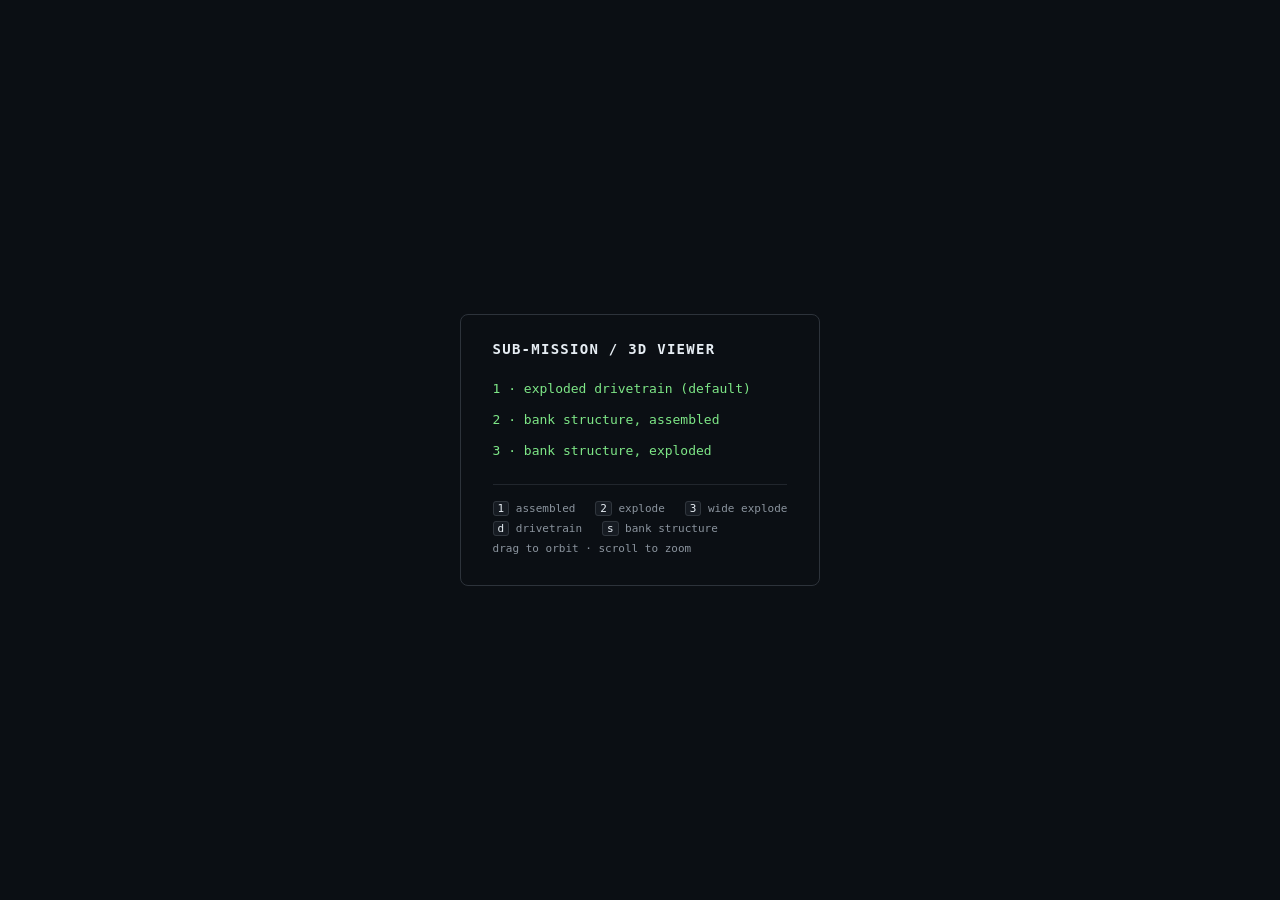
<file: web/3d.html>
<!DOCTYPE html>
<html lang="en">
<head>
<meta charset="utf-8">
<title>sub-mission / 3D</title>
<style>
 body{background:#0b0f14;color:#e6edf3;font-family:ui-monospace,Menlo,monospace;
      margin:0;min-height:100vh;display:grid;place-items:center}
 .card{border:1px solid #2d333b;border-radius:8px;padding:26px 32px;max-width:560px}
 h1{font-size:14px;letter-spacing:.09em;text-transform:uppercase;margin:0 0 16px;color:#e6edf3}
 a{display:block;color:#7ee787;text-decoration:none;padding:8px 0;font-size:13px}
 a:hover{text-decoration:underline}
 .m{color:#8b949e;font-size:11px;margin-top:18px;line-height:1.8;border-top:1px solid #21262d;padding-top:14px}
 kbd{background:#161b22;border:1px solid #30363d;border-radius:3px;padding:0 4px;color:#e6edf3}
</style>
</head>
<body>
<div class="card">
  <h1>sub-mission / 3D viewer</h1>
  <a href="scene.html">1 &middot; exploded drivetrain (default)</a>
  <a href="scene.html?view=site&amp;explode=0">2 &middot; bank structure, assembled</a>
  <a href="scene.html?view=site">3 &middot; bank structure, exploded</a>
  <div class="m">
    <kbd>1</kbd> assembled &nbsp; <kbd>2</kbd> explode &nbsp; <kbd>3</kbd> wide explode<br>
    <kbd>d</kbd> drivetrain &nbsp; <kbd>s</kbd> bank structure<br>
    drag to orbit &middot; scroll to zoom
  </div>
</div>
</body>
</html>
</file>
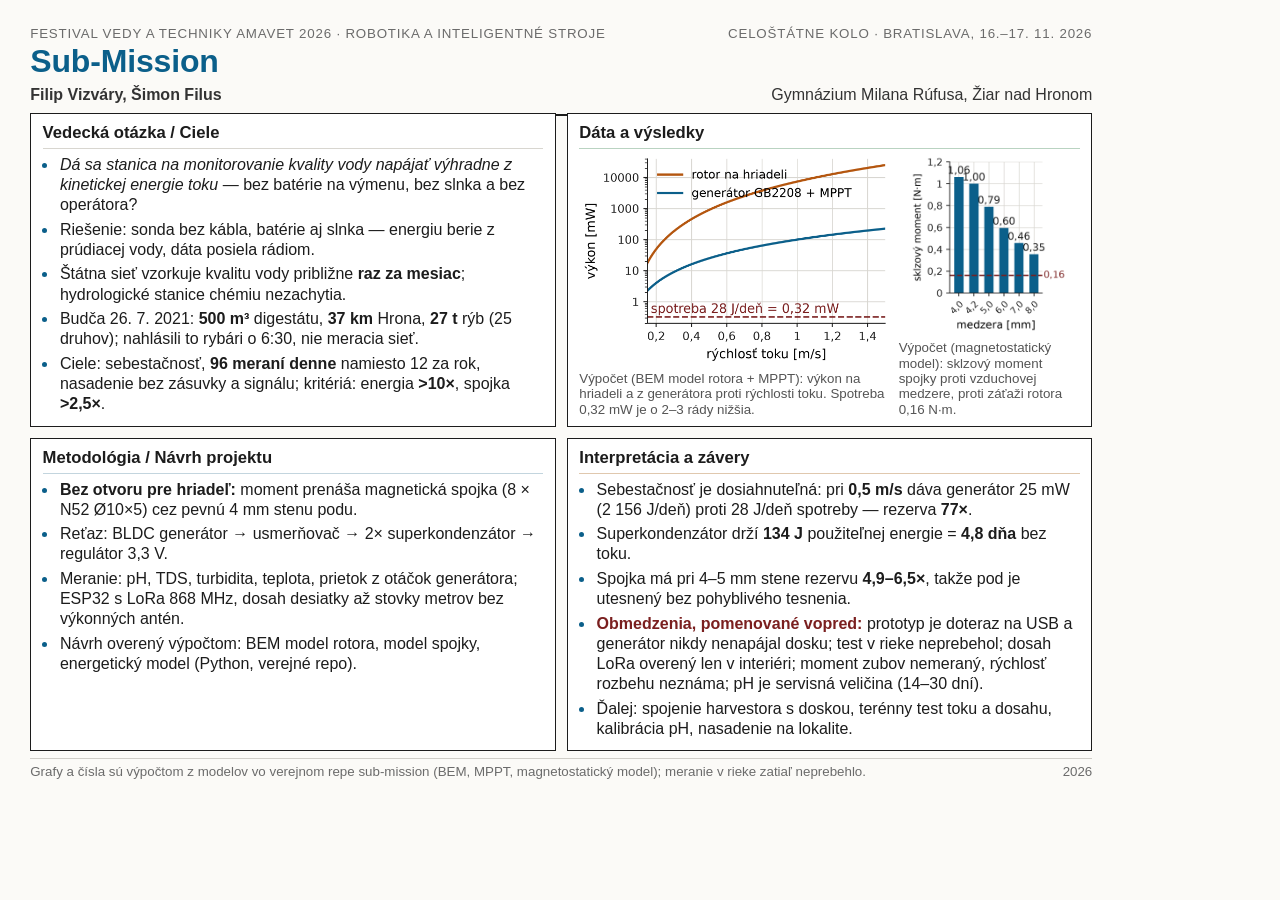
<file: docs/quadchart/quad_chart.html>
<!DOCTYPE html>
<html lang="sk">
<head>
<meta charset="utf-8">
<title>Quad chart — Sub Mission</title>
<style>
  @page { size: A4 landscape; margin: 0; }
  * { box-sizing: border-box; }
  html, body { margin: 0; padding: 0; }
  body {
    font-family: "Liberation Sans", "DejaVu Sans", sans-serif;
    color: #1c1c1c;
    background: #fbfaf7;
    -webkit-print-color-adjust: exact;
    print-color-adjust: exact;
  }
  .page {
    position: relative;
    width: 297mm; height: 209.8mm;
    background: #fbfaf7;
    overflow: hidden;
  }
  header { position: absolute; top: 7mm; left: 8mm; right: 8mm; border-bottom: 1.6pt solid #1c1c1c; padding-bottom: 2.4mm; }
  .eyebrow {
    font-size: 10pt; letter-spacing: .06em; text-transform: uppercase;
    color: #6b6b6b; margin-bottom: .8mm;
    display: flex; justify-content: space-between;
  }
  h1 {
    font-size: 24pt; line-height: 1.12; font-weight: 700;
    margin: 0 0 1.2mm 0; letter-spacing: -.01em;
  }
  h1 .pname { color: #0b5f8a; letter-spacing: -.005em; }
  h1 .psub { font-weight: 600; color: #1c1c1c; }
  .byline {
    font-size: 12pt; line-height: 1.25; color: #333;
    display: flex; justify-content: space-between;
  }
  .byline b { font-weight: 600; }

  .grid {
    position: absolute; top: 30mm; bottom: 11mm; left: 8mm; right: 8mm;
    display: grid;
    grid-template-columns: 1fr 1fr;
    grid-template-rows: minmax(0,1fr) minmax(0,1fr);
    gap: 3mm;
    min-height: 0;
  }
  .cell {
    border: 0.8pt solid #1c1c1c;
    background: #ffffff;
    padding: 2.4mm 3mm 2.2mm 3mm;
    display: flex; flex-direction: column;
    min-height: 0; overflow: hidden;
  }
  .cell h2 {
    font-size: 12.5pt; font-weight: 700; margin: 0 0 1.6mm 0;
    padding-bottom: 1.2mm; border-bottom: 0.8pt solid #d8d6d0;
  }
  .c-res h2 { border-bottom-color: #b9d3c1; }
  .c-met h2 { border-bottom-color: #c3d5de; }
  .c-int h2 { border-bottom-color: #e0c8ae; }

  ul { margin: 0; padding-left: 4.2mm; }
  li {
    font-size: 12pt; line-height: 1.26; margin-bottom: 1.15mm;
    padding-left: .4mm;
  }
  li::marker { color: #0b5f8a; }
  b { font-weight: 600; }
  .q { font-style: italic; }
  .tag { font-weight: 600; color: #7a1f1f; }

  .schema { margin-top: auto; padding-top: 0.8mm; }
  .schema img { display: block; width: 100%; }

  .figs { flex: 1; display: grid; grid-template-columns: 1.72fr 1fr; gap: 2mm; min-height: 0; }
  .figs .col { display: flex; flex-direction: column; gap: 1mm; min-height: 0; }
  .fig { position: relative; min-height: 0; overflow: hidden; }
  .fig img { position: absolute; inset: 0; width: 100%; height: 100%; object-fit: contain; display: block; }
  .cap { font-size: 10pt; line-height: 1.16; color: #545454; margin-top: .6mm; }

  footer {
    position: absolute; left: 8mm; right: 8mm; bottom: 3.6mm;
    padding-top: 1.4mm; border-top: 0.5pt solid #cfcdc7;
    display: flex; justify-content: space-between;
    font-size: 10pt; color: #6b6b6b;
  }
</style>
</head>
<body>
<div class="page">

  <header>
    <div class="eyebrow"><span>Festival vedy a techniky AMAVET 2026 &middot; Robotika a inteligentné stroje</span><span>celoštátne kolo &middot; Bratislava, 16.&ndash;17. 11. 2026</span></div>
    <h1><span class="pname">Sub-Mission</span></h1>
    <div class="byline"><span><b>Filip Vizváry, Šimon Filus</b></span><span>Gymnázium Milana Rúfusa, Žiar nad Hronom</span></div>
  </header>

  <div class="grid">

    <div class="cell c-q">
      <h2>Vedecká otázka / Ciele</h2>
      <ul>
        <li><span class="q">D&aacute; sa stanica na monitorovanie kvality vody nap&aacute;ja&#357; v&yacute;hradne z kinetickej energie toku</span> &mdash; bez bat&eacute;rie na v&yacute;menu, bez slnka a bez oper&aacute;tora?</li>
        <li>Rie&scaron;enie: sonda bez k&aacute;bla, bat&eacute;rie aj slnka &mdash; energiu berie z pr&uacute;diacej vody, d&aacute;ta posiela r&aacute;diom.</li>
        <li>&Scaron;t&aacute;tna sie&#357; vzorkuje kvalitu vody pribli&#382;ne <b>raz za mesiac</b>; hydrologick&eacute; stanice ch&eacute;miu nezachytia.</li>
        <li>Bud&#269;a 26. 7. 2021: <b>500 m&sup3;</b> digest&aacute;tu, <b>37 km</b> Hrona, <b>27 t</b> r&yacute;b (25 druhov); nahl&aacute;sili to ryb&aacute;ri o 6:30, nie meracia sie&#357;.</li>
        <li>Ciele: sebesta&#269;nos&#357;, <b>96 meran&iacute; denne</b> namiesto 12 za rok, nasadenie bez z&aacute;suvky a sign&aacute;lu; krit&eacute;ri&aacute;: energia <b>&gt;10&times;</b>, spojka <b>&gt;2,5&times;</b>.</li>
      </ul>
    </div>

    <div class="cell c-res">
      <h2>Dáta a výsledky</h2>
      <div class="figs">
        <div class="col">
          <div class="fig" style="flex:1"><img src="charts/energia.png" alt=""></div>
          <div class="cap">V&yacute;po&#269;et (BEM model rotora + MPPT): v&yacute;kon na hriadeli a z gener&aacute;tora proti r&yacute;chlosti toku. Spotreba 0,32 mW je o 2&ndash;3 r&aacute;dy ni&#382;&scaron;ia.</div>
        </div>
        <div class="col">
          <div class="fig" style="flex:1"><img src="charts/spojka.png" alt=""></div>
          <div class="cap">V&yacute;po&#269;et (magnetostatick&yacute; model): sklzov&yacute; moment spojky proti vzduchovej medzere, proti z&aacute;&#357;a&#382;i rotora 0,16 N&middot;m.</div>
        </div>
      </div>
    </div>

    <div class="cell c-met">
      <h2>Metodológia / Návrh projektu</h2>
      <ul>
        <li><b>Bez otvoru pre hriade&#318;:</b> moment pren&aacute;&scaron;a magnetick&aacute; spojka (8 &times; N52 &Oslash;10&times;5) cez pevn&uacute; 4 mm stenu podu.</li>
        <li>Re&#357;az: BLDC gener&aacute;tor &rarr; usmer&#328;ova&#269; &rarr; 2&times; superkondenz&aacute;tor &rarr; regul&aacute;tor 3,3 V.</li>
        <li>Meranie: pH, TDS, turbidita, teplota, prietok z ot&aacute;&#269;ok gener&aacute;tora; ESP32 s LoRa 868 MHz, dosah desiatky a&#382; stovky metrov bez v&yacute;konn&yacute;ch ant&eacute;n.</li>
        <li>N&aacute;vrh overen&yacute; v&yacute;po&#269;tom: BEM model rotora, model spojky, energetick&yacute; model (Python, verejn&eacute; repo).</li>
      </ul>
    </div>

    <div class="cell c-int">
      <h2>Interpretácia a závery</h2>
      <ul>
        <li>Sebesta&#269;nos&#357; je dosiahnute&#318;n&aacute;: pri <b>0,5 m/s</b> d&aacute;va gener&aacute;tor 25 mW (2 156 J/de&#328;) proti 28 J/de&#328; spotreby &mdash; rezerva <b>77&times;</b>.</li>
        <li>Superkondenz&aacute;tor dr&#382;&iacute; <b>134 J</b> pou&#382;ite&#318;nej energie = <b>4,8 d&#328;a</b> bez toku.</li>
        <li>Spojka m&aacute; pri 4&ndash;5 mm stene rezervu <b>4,9&ndash;6,5&times;</b>, tak&#382;e pod je utesnen&yacute; bez pohybliv&eacute;ho tesnenia.</li>
        <li><span class="tag">Obmedzenia, pomenovan&eacute; vopred:</span> prototyp je doteraz na USB a gener&aacute;tor nikdy nenap&aacute;jal dosku; test v rieke neprebehol; dosah LoRa overen&yacute; len v interi&eacute;ri; moment zubov nemeran&yacute;, r&yacute;chlos&#357; rozbehu nezn&aacute;ma; pH je servisn&aacute; veli&#269;ina (14&ndash;30 dn&iacute;).</li>
        <li>&#270;alej: spojenie harvestora s doskou, ter&eacute;nny test toku a dosahu, kalibr&aacute;cia pH, nasadenie na lokalite.</li>
      </ul>
    </div>

  </div>

  <footer>
    <span>Grafy a &#269;&iacute;sla s&uacute; v&yacute;po&#269;tom z modelov vo verejnom repe sub-mission (BEM, MPPT, magnetostatick&yacute; model); meranie v rieke zatia&#318; neprebehlo.</span>
    <span>2026</span>
  </footer>

</div>
</body>
</html>
</file>
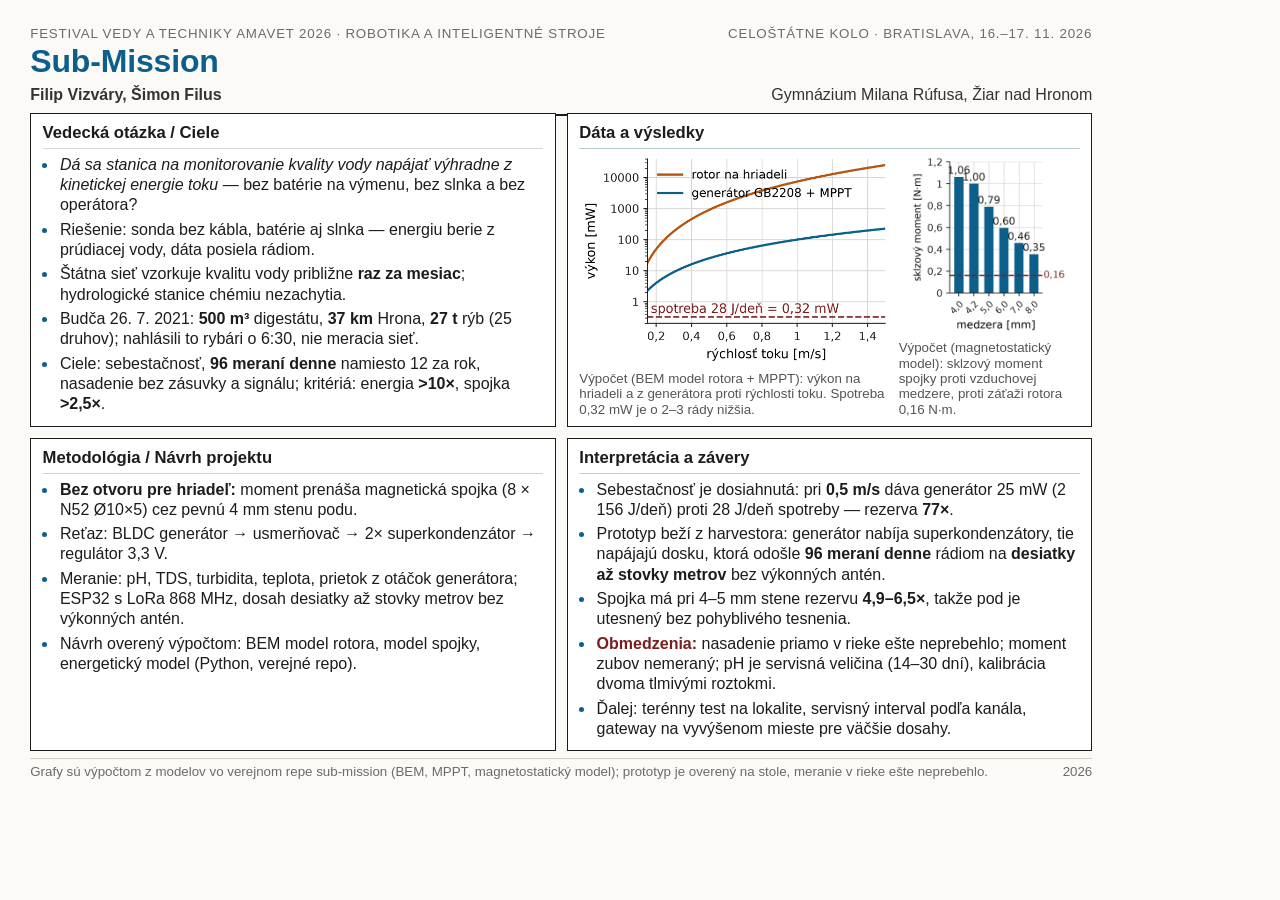
<file: docs/quadchart/quad_chart_b.html>
<!DOCTYPE html>
<html lang="sk">
<head>
<meta charset="utf-8">
<title>Quad chart — Sub Mission</title>
<style>
  @page { size: A4 landscape; margin: 0; }
  * { box-sizing: border-box; }
  html, body { margin: 0; padding: 0; }
  body {
    font-family: "Liberation Sans", "DejaVu Sans", sans-serif;
    color: #1c1c1c;
    background: #fbfaf7;
    -webkit-print-color-adjust: exact;
    print-color-adjust: exact;
  }
  .page {
    position: relative;
    width: 297mm; height: 209.8mm;
    background: #fbfaf7;
    overflow: hidden;
  }
  header { position: absolute; top: 7mm; left: 8mm; right: 8mm; border-bottom: 1.6pt solid #1c1c1c; padding-bottom: 2.4mm; }
  .eyebrow {
    font-size: 10pt; letter-spacing: .06em; text-transform: uppercase;
    color: #6b6b6b; margin-bottom: .8mm;
    display: flex; justify-content: space-between;
  }
  h1 {
    font-size: 24pt; line-height: 1.12; font-weight: 700;
    margin: 0 0 1.2mm 0; letter-spacing: -.01em;
  }
  h1 .pname { color: #0b5f8a; letter-spacing: -.005em; }
  h1 .psub { font-weight: 600; color: #1c1c1c; }
  .byline {
    font-size: 12pt; line-height: 1.25; color: #333;
    display: flex; justify-content: space-between;
  }
  .byline b { font-weight: 600; }

  .grid {
    position: absolute; top: 30mm; bottom: 11mm; left: 8mm; right: 8mm;
    display: grid;
    grid-template-columns: 1fr 1fr;
    grid-template-rows: minmax(0,1fr) minmax(0,1fr);
    gap: 3mm;
    min-height: 0;
  }
  .cell {
    border: 0.8pt solid #1c1c1c;
    background: #ffffff;
    padding: 2.4mm 3mm 2.2mm 3mm;
    display: flex; flex-direction: column;
    min-height: 0; overflow: hidden;
  }
  .cell h2 {
    font-size: 12.5pt; font-weight: 700; margin: 0 0 1.6mm 0;
    padding-bottom: 1.2mm; border-bottom: 0.8pt solid #d8d6d0;
  }
  .c-res h2 { border-bottom-color: #b9d3c1; }
  .c-met h2 { border-bottom-color: #c3d5de; }
  .c-int h2 { border-bottom-color: #e0c8ae; }

  ul { margin: 0; padding-left: 4.2mm; }
  li {
    font-size: 12pt; line-height: 1.26; margin-bottom: 1.15mm;
    padding-left: .4mm;
  }
  li::marker { color: #0b5f8a; }
  b { font-weight: 600; }
  .q { font-style: italic; }
  .tag { font-weight: 600; color: #7a1f1f; }

  .schema { margin-top: auto; padding-top: 0.8mm; }
  .schema img { display: block; width: 100%; }

  .figs { flex: 1; display: grid; grid-template-columns: 1.72fr 1fr; gap: 2mm; min-height: 0; }
  .figs .col { display: flex; flex-direction: column; gap: 1mm; min-height: 0; }
  .fig { position: relative; min-height: 0; overflow: hidden; }
  .fig img { position: absolute; inset: 0; width: 100%; height: 100%; object-fit: contain; display: block; }
  .cap { font-size: 10pt; line-height: 1.16; color: #545454; margin-top: .6mm; }

  footer {
    position: absolute; left: 8mm; right: 8mm; bottom: 3.6mm;
    padding-top: 1.4mm; border-top: 0.5pt solid #cfcdc7;
    display: flex; justify-content: space-between;
    font-size: 10pt; color: #6b6b6b;
  }
</style>
</head>
<body>
<div class="page">

  <header>
    <div class="eyebrow"><span>Festival vedy a techniky AMAVET 2026 &middot; Robotika a inteligentné stroje</span><span>celoštátne kolo &middot; Bratislava, 16.&ndash;17. 11. 2026</span></div>
    <h1><span class="pname">Sub-Mission</span></h1>
    <div class="byline"><span><b>Filip Vizváry, Šimon Filus</b></span><span>Gymnázium Milana Rúfusa, Žiar nad Hronom</span></div>
  </header>

  <div class="grid">

    <div class="cell c-q">
      <h2>Vedecká otázka / Ciele</h2>
      <ul>
        <li><span class="q">D&aacute; sa stanica na monitorovanie kvality vody nap&aacute;ja&#357; v&yacute;hradne z kinetickej energie toku</span> &mdash; bez bat&eacute;rie na v&yacute;menu, bez slnka a bez oper&aacute;tora?</li>
        <li>Rie&scaron;enie: sonda bez k&aacute;bla, bat&eacute;rie aj slnka &mdash; energiu berie z pr&uacute;diacej vody, d&aacute;ta posiela r&aacute;diom.</li>
        <li>&Scaron;t&aacute;tna sie&#357; vzorkuje kvalitu vody pribli&#382;ne <b>raz za mesiac</b>; hydrologick&eacute; stanice ch&eacute;miu nezachytia.</li>
        <li>Bud&#269;a 26. 7. 2021: <b>500 m&sup3;</b> digest&aacute;tu, <b>37 km</b> Hrona, <b>27 t</b> r&yacute;b (25 druhov); nahl&aacute;sili to ryb&aacute;ri o 6:30, nie meracia sie&#357;.</li>
        <li>Ciele: sebesta&#269;nos&#357;, <b>96 meran&iacute; denne</b> namiesto 12 za rok, nasadenie bez z&aacute;suvky a sign&aacute;lu; krit&eacute;ri&aacute;: energia <b>&gt;10&times;</b>, spojka <b>&gt;2,5&times;</b>.</li>
      </ul>
    </div>

    <div class="cell c-res">
      <h2>Dáta a výsledky</h2>
      <div class="figs">
        <div class="col">
          <div class="fig" style="flex:1"><img src="charts/energia.png" alt=""></div>
          <div class="cap">V&yacute;po&#269;et (BEM model rotora + MPPT): v&yacute;kon na hriadeli a z gener&aacute;tora proti r&yacute;chlosti toku. Spotreba 0,32 mW je o 2&ndash;3 r&aacute;dy ni&#382;&scaron;ia.</div>
        </div>
        <div class="col">
          <div class="fig" style="flex:1"><img src="charts/spojka.png" alt=""></div>
          <div class="cap">V&yacute;po&#269;et (magnetostatick&yacute; model): sklzov&yacute; moment spojky proti vzduchovej medzere, proti z&aacute;&#357;a&#382;i rotora 0,16 N&middot;m.</div>
        </div>
      </div>
    </div>

    <div class="cell c-met">
      <h2>Metodológia / Návrh projektu</h2>
      <ul>
        <li><b>Bez otvoru pre hriade&#318;:</b> moment pren&aacute;&scaron;a magnetick&aacute; spojka (8 &times; N52 &Oslash;10&times;5) cez pevn&uacute; 4 mm stenu podu.</li>
        <li>Re&#357;az: BLDC gener&aacute;tor &rarr; usmer&#328;ova&#269; &rarr; 2&times; superkondenz&aacute;tor &rarr; regul&aacute;tor 3,3 V.</li>
        <li>Meranie: pH, TDS, turbidita, teplota, prietok z ot&aacute;&#269;ok gener&aacute;tora; ESP32 s LoRa 868 MHz, dosah desiatky a&#382; stovky metrov bez v&yacute;konn&yacute;ch ant&eacute;n.</li>
        <li>N&aacute;vrh overen&yacute; v&yacute;po&#269;tom: BEM model rotora, model spojky, energetick&yacute; model (Python, verejn&eacute; repo).</li>
      </ul>
    </div>

    <div class="cell c-int">
      <h2>Interpretácia a závery</h2>
      <ul>
        <li>Sebesta&#269;nos&#357; je dosiahnut&aacute;: pri <b>0,5 m/s</b> d&aacute;va gener&aacute;tor 25 mW (2 156 J/de&#328;) proti 28 J/de&#328; spotreby &mdash; rezerva <b>77&times;</b>.</li>
        <li>Prototyp be&#382;&iacute; z harvestora: gener&aacute;tor nab&iacute;ja superkondenz&aacute;tory, tie nap&aacute;jaj&uacute; dosku, ktor&aacute; odo&scaron;le <b>96 meran&iacute; denne</b> r&aacute;diom na <b>desiatky a&#382; stovky metrov</b> bez v&yacute;konn&yacute;ch ant&eacute;n.</li>
        <li>Spojka m&aacute; pri 4&ndash;5 mm stene rezervu <b>4,9&ndash;6,5&times;</b>, tak&#382;e pod je utesnen&yacute; bez pohybliv&eacute;ho tesnenia.</li>
        <li><span class="tag">Obmedzenia:</span> nasadenie priamo v rieke e&scaron;te neprebehlo; moment zubov nemeran&yacute;; pH je servisn&aacute; veli&#269;ina (14&ndash;30 dn&iacute;), kalibr&aacute;cia dvoma tlmiv&yacute;mi roztokmi.</li>
        <li>&#270;alej: ter&eacute;nny test na lokalite, servisn&yacute; interval pod&#318;a kan&aacute;la, gateway na vyv&yacute;&scaron;enom mieste pre v&auml;&#269;&scaron;ie dosahy.</li>
      </ul>
    </div>

  </div>

  <footer>
    <span>Grafy s&uacute; v&yacute;po&#269;tom z modelov vo verejnom repe sub-mission (BEM, MPPT, magnetostatick&yacute; model); prototyp je overen&yacute; na stole, meranie v rieke e&scaron;te neprebehlo.</span>
    <span>2026</span>
  </footer>

</div>
</body>
</html>
</file>
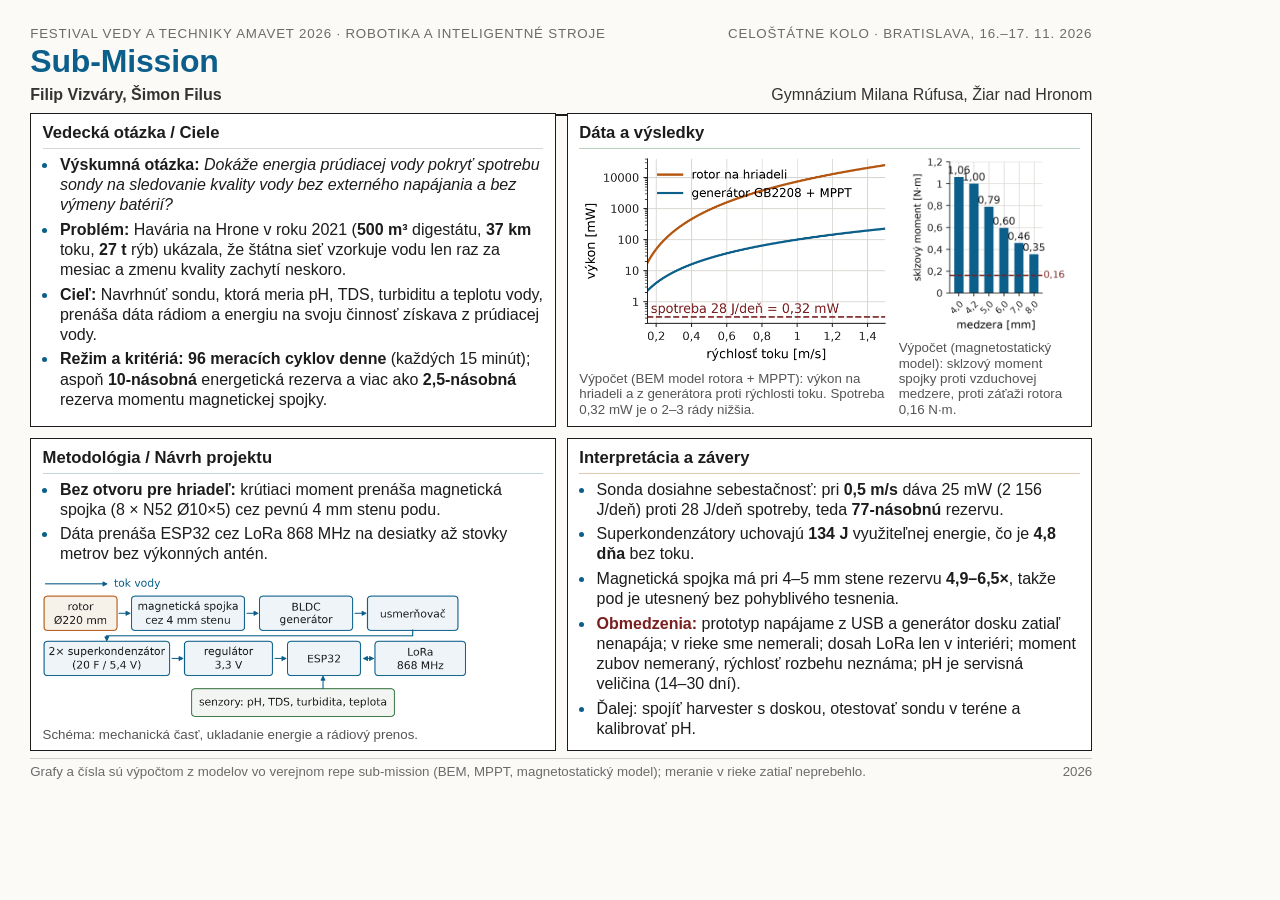
<file: docs/quadchart/quad_chart_v2.html>
<!DOCTYPE html>
<html lang="sk">
<head>
<meta charset="utf-8">
<title>Quad chart — Sub Mission</title>
<style>
  @page { size: A4 landscape; margin: 0; }
  * { box-sizing: border-box; }
  html, body { margin: 0; padding: 0; }
  body {
    font-family: "Liberation Sans", "DejaVu Sans", sans-serif;
    color: #1c1c1c;
    background: #fbfaf7;
    -webkit-print-color-adjust: exact;
    print-color-adjust: exact;
  }
  .page {
    position: relative;
    width: 297mm; height: 209.8mm;
    background: #fbfaf7;
    overflow: hidden;
  }
  header { position: absolute; top: 7mm; left: 8mm; right: 8mm; border-bottom: 1.6pt solid #1c1c1c; padding-bottom: 2.4mm; }
  .eyebrow {
    font-size: 10pt; letter-spacing: .06em; text-transform: uppercase;
    color: #6b6b6b; margin-bottom: .8mm;
    display: flex; justify-content: space-between;
  }
  h1 {
    font-size: 24pt; line-height: 1.12; font-weight: 700;
    margin: 0 0 1.2mm 0; letter-spacing: -.01em;
  }
  h1 .pname { color: #0b5f8a; letter-spacing: -.005em; }
  h1 .psub { font-weight: 600; color: #1c1c1c; }
  .byline {
    font-size: 12pt; line-height: 1.25; color: #333;
    display: flex; justify-content: space-between;
  }
  .byline b { font-weight: 600; }

  .grid {
    position: absolute; top: 30mm; bottom: 11mm; left: 8mm; right: 8mm;
    display: grid;
    grid-template-columns: 1fr 1fr;
    grid-template-rows: minmax(0,1fr) minmax(0,1fr);
    gap: 3mm;
    min-height: 0;
  }
  .cell {
    border: 0.8pt solid #1c1c1c;
    background: #ffffff;
    padding: 2.4mm 3mm 2.2mm 3mm;
    display: flex; flex-direction: column;
    min-height: 0; overflow: hidden;
  }
  .cell h2 {
    font-size: 12.5pt; font-weight: 700; margin: 0 0 1.6mm 0;
    padding-bottom: 1.2mm; border-bottom: 0.8pt solid #d8d6d0;
  }
  .c-res h2 { border-bottom-color: #b9d3c1; }
  .c-met h2 { border-bottom-color: #c3d5de; }
  .c-int h2 { border-bottom-color: #e0c8ae; }

  ul { margin: 0; padding-left: 4.2mm; }
  li {
    font-size: 12pt; line-height: 1.26; margin-bottom: 1.15mm;
    padding-left: .4mm;
  }
  li::marker { color: #0b5f8a; }
  b { font-weight: 600; }
  .q { font-style: italic; }
  .tag { font-weight: 600; color: #7a1f1f; }

  .schema { margin-top: auto; padding-top: 0.8mm; }
  .schema img { display: block; width: 100%; }

  .figs { flex: 1; display: grid; grid-template-columns: 1.72fr 1fr; gap: 2mm; min-height: 0; }
  .figs .col { display: flex; flex-direction: column; gap: 1mm; min-height: 0; }
  .fig { position: relative; min-height: 0; overflow: hidden; }
  .fig img { position: absolute; inset: 0; width: 100%; height: 100%; object-fit: contain; display: block; }
  .cap { font-size: 10pt; line-height: 1.16; color: #545454; margin-top: .6mm; }

  footer {
    position: absolute; left: 8mm; right: 8mm; bottom: 3.6mm;
    padding-top: 1.4mm; border-top: 0.5pt solid #cfcdc7;
    display: flex; justify-content: space-between;
    font-size: 10pt; color: #6b6b6b;
  }
</style>
</head>
<body>
<div class="page">

  <header>
    <div class="eyebrow"><span>Festival vedy a techniky AMAVET 2026 &middot; Robotika a inteligentné stroje</span><span>celoštátne kolo &middot; Bratislava, 16.&ndash;17. 11. 2026</span></div>
    <h1><span class="pname">Sub-Mission</span></h1>
    <div class="byline"><span><b>Filip Vizváry, Šimon Filus</b></span><span>Gymnázium Milana Rúfusa, Žiar nad Hronom</span></div>
  </header>

  <div class="grid">

    <div class="cell c-q">
      <h2>Vedecká otázka / Ciele</h2>
      <ul>
        <li><b>V&yacute;skumn&aacute; ot&aacute;zka:</b> <span class="q">Dok&aacute;&#382;e energia pr&uacute;diacej vody pokry&#357; spotrebu sondy na sledovanie kvality vody bez extern&eacute;ho nap&aacute;jania a bez v&yacute;meny bat&eacute;ri&iacute;?</span></li>
        <li><b>Probl&eacute;m:</b> Hav&aacute;ria na Hrone v roku 2021 (<b>500 m&sup3;</b> digest&aacute;tu, <b>37 km</b> toku, <b>27 t</b> r&yacute;b) uk&aacute;zala, &#382;e &scaron;t&aacute;tna sie&#357; vzorkuje vodu len raz za mesiac a zmenu kvality zachyt&iacute; neskoro.</li>
        <li><b>Cie&#318;:</b> Navrhn&uacute;&#357; sondu, ktor&aacute; meria pH, TDS, turbiditu a teplotu vody, pren&aacute;&scaron;a d&aacute;ta r&aacute;diom a energiu na svoju &#269;innos&#357; z&iacute;skava z pr&uacute;diacej vody.</li>
        <li><b>Re&#382;im a krit&eacute;ri&aacute;:</b> <b>96 merac&iacute;ch cyklov denne</b> (ka&#382;d&yacute;ch 15 min&uacute;t); aspo&#328; <b>10-n&aacute;sobn&aacute;</b> energetick&aacute; rezerva a viac ako <b>2,5-n&aacute;sobn&aacute;</b> rezerva momentu magnetickej spojky.</li>
      </ul>
    </div>

    <div class="cell c-res">
      <h2>Dáta a výsledky</h2>
      <div class="figs">
        <div class="col">
          <div class="fig" style="flex:1"><img src="charts/energia.png" alt=""></div>
          <div class="cap">V&yacute;po&#269;et (BEM model rotora + MPPT): v&yacute;kon na hriadeli a z gener&aacute;tora proti r&yacute;chlosti toku. Spotreba 0,32 mW je o 2&ndash;3 r&aacute;dy ni&#382;&scaron;ia.</div>
        </div>
        <div class="col">
          <div class="fig" style="flex:1"><img src="charts/spojka.png" alt=""></div>
          <div class="cap">V&yacute;po&#269;et (magnetostatick&yacute; model): sklzov&yacute; moment spojky proti vzduchovej medzere, proti z&aacute;&#357;a&#382;i rotora 0,16 N&middot;m.</div>
        </div>
      </div>
    </div>

    <div class="cell c-met">
      <h2>Metodológia / Návrh projektu</h2>
      <ul>
        <li><b>Bez otvoru pre hriade&#318;:</b> kr&uacute;tiaci moment pren&aacute;&scaron;a magnetick&aacute; spojka (8 &times; N52 &Oslash;10&times;5) cez pevn&uacute; 4 mm stenu podu.</li>
        <li>D&aacute;ta pren&aacute;&scaron;a ESP32 cez LoRa 868 MHz na desiatky a&#382; stovky metrov bez v&yacute;konn&yacute;ch ant&eacute;n.</li>
      </ul>
      <div class="schema">
        <img src="charts/schema.png" alt="">
        <div class="cap">Sch&eacute;ma: mechanick&aacute; &#269;as&#357;, ukladanie energie a r&aacute;diov&yacute; prenos.</div>
      </div>
    </div>

    <div class="cell c-int">
      <h2>Interpretácia a závery</h2>
      <ul>
        <li>Sonda dosiahne sebesta&#269;nos&#357;: pri <b>0,5 m/s</b> d&aacute;va 25 mW (2 156 J/de&#328;) proti 28 J/de&#328; spotreby, teda <b>77-n&aacute;sobn&uacute;</b> rezervu.</li>
        <li>Superkondenz&aacute;tory uchovaj&uacute; <b>134 J</b> vyu&#382;ite&#318;nej energie, &#269;o je <b>4,8 d&#328;a</b> bez toku.</li>
        <li>Magnetick&aacute; spojka m&aacute; pri 4&ndash;5 mm stene rezervu <b>4,9&ndash;6,5&times;</b>, tak&#382;e pod je utesnen&yacute; bez pohybliv&eacute;ho tesnenia.</li>
        <li><span class="tag">Obmedzenia:</span> prototyp nap&aacute;jame z USB a gener&aacute;tor dosku zatia&#318; nenap&aacute;ja; v rieke sme nemerali; dosah LoRa len v interi&eacute;ri; moment zubov nemeran&yacute;, r&yacute;chlos&#357; rozbehu nezn&aacute;ma; pH je servisn&aacute; veli&#269;ina (14&ndash;30 dn&iacute;).</li>
        <li>&#270;alej: spoj&iacute;&#357; harvester s doskou, otestova&#357; sondu v ter&eacute;ne a kalibrova&#357; pH.</li>
      </ul>
    </div>

  </div>

  <footer>
    <span>Grafy a &#269;&iacute;sla s&uacute; v&yacute;po&#269;tom z modelov vo verejnom repe sub-mission (BEM, MPPT, magnetostatick&yacute; model); meranie v rieke zatia&#318; neprebehlo.</span>
    <span>2026</span>
  </footer>

</div>
</body>
</html>
</file>
<file: web/styles.css>
:root {
  --bg-0: #f6f8f1;
  --bg-1: #e4edd8;
  --panel: #ffffff;
  --ink: #132021;
  --muted: #4c5f60;
  --accent: #166b61;
  --accent-2: #c57c17;
  --ok: #1f8f5f;
  --warn: #a06a1e;
  --idle: #64737a;
  --line: #d5dfd2;
}

* {
  box-sizing: border-box;
}

body {
  margin: 0;
  min-height: 100vh;
  color: var(--ink);
  font-family: "Space Grotesk", system-ui, -apple-system, "Segoe UI", Roboto, sans-serif;
  background:
    radial-gradient(circle at 12% 18%, rgba(22, 107, 97, 0.2), transparent 35%),
    radial-gradient(circle at 82% 4%, rgba(197, 124, 23, 0.18), transparent 28%),
    linear-gradient(170deg, var(--bg-0), var(--bg-1));
}

body.link-lost {
  background:
    radial-gradient(circle at 12% 18%, rgba(162, 32, 51, 0.3), transparent 36%),
    radial-gradient(circle at 82% 4%, rgba(217, 93, 31, 0.26), transparent 30%),
    linear-gradient(170deg, #fbe8e8, #f8ddd7);
}

.page {
  width: min(1080px, 92vw);
  margin: 28px auto 48px;
  display: grid;
  gap: 18px;
}

.hero h1 {
  margin: 6px 0;
  font-size: clamp(1.8rem, 4vw, 3rem);
}

.eyebrow {
  margin: 0;
  letter-spacing: 0.09em;
  text-transform: uppercase;
  color: var(--accent);
  font-weight: 700;
  font-size: 0.8rem;
}

.subhead {
  max-width: 68ch;
  color: var(--muted);
  margin: 0;
}

.control-panel {
  background: var(--panel);
  border: 1px solid var(--line);
  border-radius: 16px;
  padding: 14px;
  display: flex;
  gap: 10px;
  flex-wrap: wrap;
  align-items: center;
}

.env-hint {
  margin: -8px 2px 2px;
  color: var(--muted);
  font-size: 0.9rem;
}

.button {
  border: 0;
  border-radius: 12px;
  background: var(--accent);
  color: #fff;
  font-family: inherit;
  font-size: 0.96rem;
  font-weight: 700;
  padding: 10px 16px;
  cursor: pointer;
  transition: transform 140ms ease, filter 140ms ease;
}

.button:hover:enabled {
  transform: translateY(-1px);
  filter: brightness(1.03);
}

.button:disabled {
  opacity: 0.5;
  cursor: not-allowed;
}

.button-secondary {
  background: #234145;
}

.status {
  margin-left: auto;
  border-radius: 999px;
  padding: 7px 12px;
  font-weight: 700;
  font-size: 0.82rem;
  text-transform: uppercase;
  letter-spacing: 0.04em;
}

.status-idle {
  background: color-mix(in srgb, var(--idle) 16%, white);
  color: var(--idle);
}

.status-connected {
  background: color-mix(in srgb, var(--ok) 18%, white);
  color: var(--ok);
}

.status-error {
  background: color-mix(in srgb, var(--warn) 22%, white);
  color: var(--warn);
}

.meta-grid,
.metric-grid {
  display: grid;
  gap: 12px;
}

.meta-grid {
  grid-template-columns: repeat(auto-fit, minmax(180px, 1fr));
}

.metric-grid {
  grid-template-columns: repeat(auto-fit, minmax(180px, 1fr));
}

.stats-strip {
  grid-template-columns: repeat(auto-fit, minmax(140px, 1fr));
}

.stat-warn {
  color: var(--warn);
  font-weight: 700;
}

.raw-grid {
  grid-template-columns: repeat(auto-fit, minmax(160px, 1fr));
}

.diagnostic-card {
  background: color-mix(in srgb, var(--accent) 6%, white);
}

.meta-card,
.metric-card,
.logs {
  background: var(--panel);
  border: 1px solid var(--line);
  border-radius: 16px;
  padding: 14px;
}

body.link-lost .meta-card,
body.link-lost .metric-card,
body.link-lost .logs,
body.link-lost .control-panel {
  border-color: #e2b3b3;
}

.meta-card h2,
.metric-card h2,
.logs h2 {
  margin: 0 0 8px;
  font-size: 0.9rem;
  text-transform: uppercase;
  letter-spacing: 0.05em;
  color: var(--muted);
}

.value {
  margin: 0;
  font-weight: 700;
  font-size: clamp(1.5rem, 3vw, 2.2rem);
}

.unit {
  margin: 4px 0 0;
  color: var(--muted);
  font-size: 0.85rem;
}

.mono {
  margin: 0;
  font-family: "IBM Plex Mono", ui-monospace, SFMono-Regular, Menlo, Consolas, monospace;
  font-size: 0.92rem;
}

.signal-track {
  margin-top: 8px;
  width: 100%;
  height: 8px;
  border-radius: 999px;
  background: #e3e8de;
  overflow: hidden;
}

.signal-fill {
  width: 0%;
  height: 100%;
  border-radius: 999px;
  background: linear-gradient(90deg, #b35a2d, #d5ab2a, #2f9158);
  transition: width 220ms ease;
}

body.link-lost .signal-fill {
  background: linear-gradient(90deg, #8f1f3a, #bf3b32);
}

.logs pre {
  margin: 0;
  max-height: 220px;
  overflow: auto;
  font-family: "IBM Plex Mono", monospace;
  white-space: pre-wrap;
  word-break: break-word;
  line-height: 1.5;
}

@media (max-width: 640px) {
  .status {
    margin-left: 0;
  }
}
</file>
